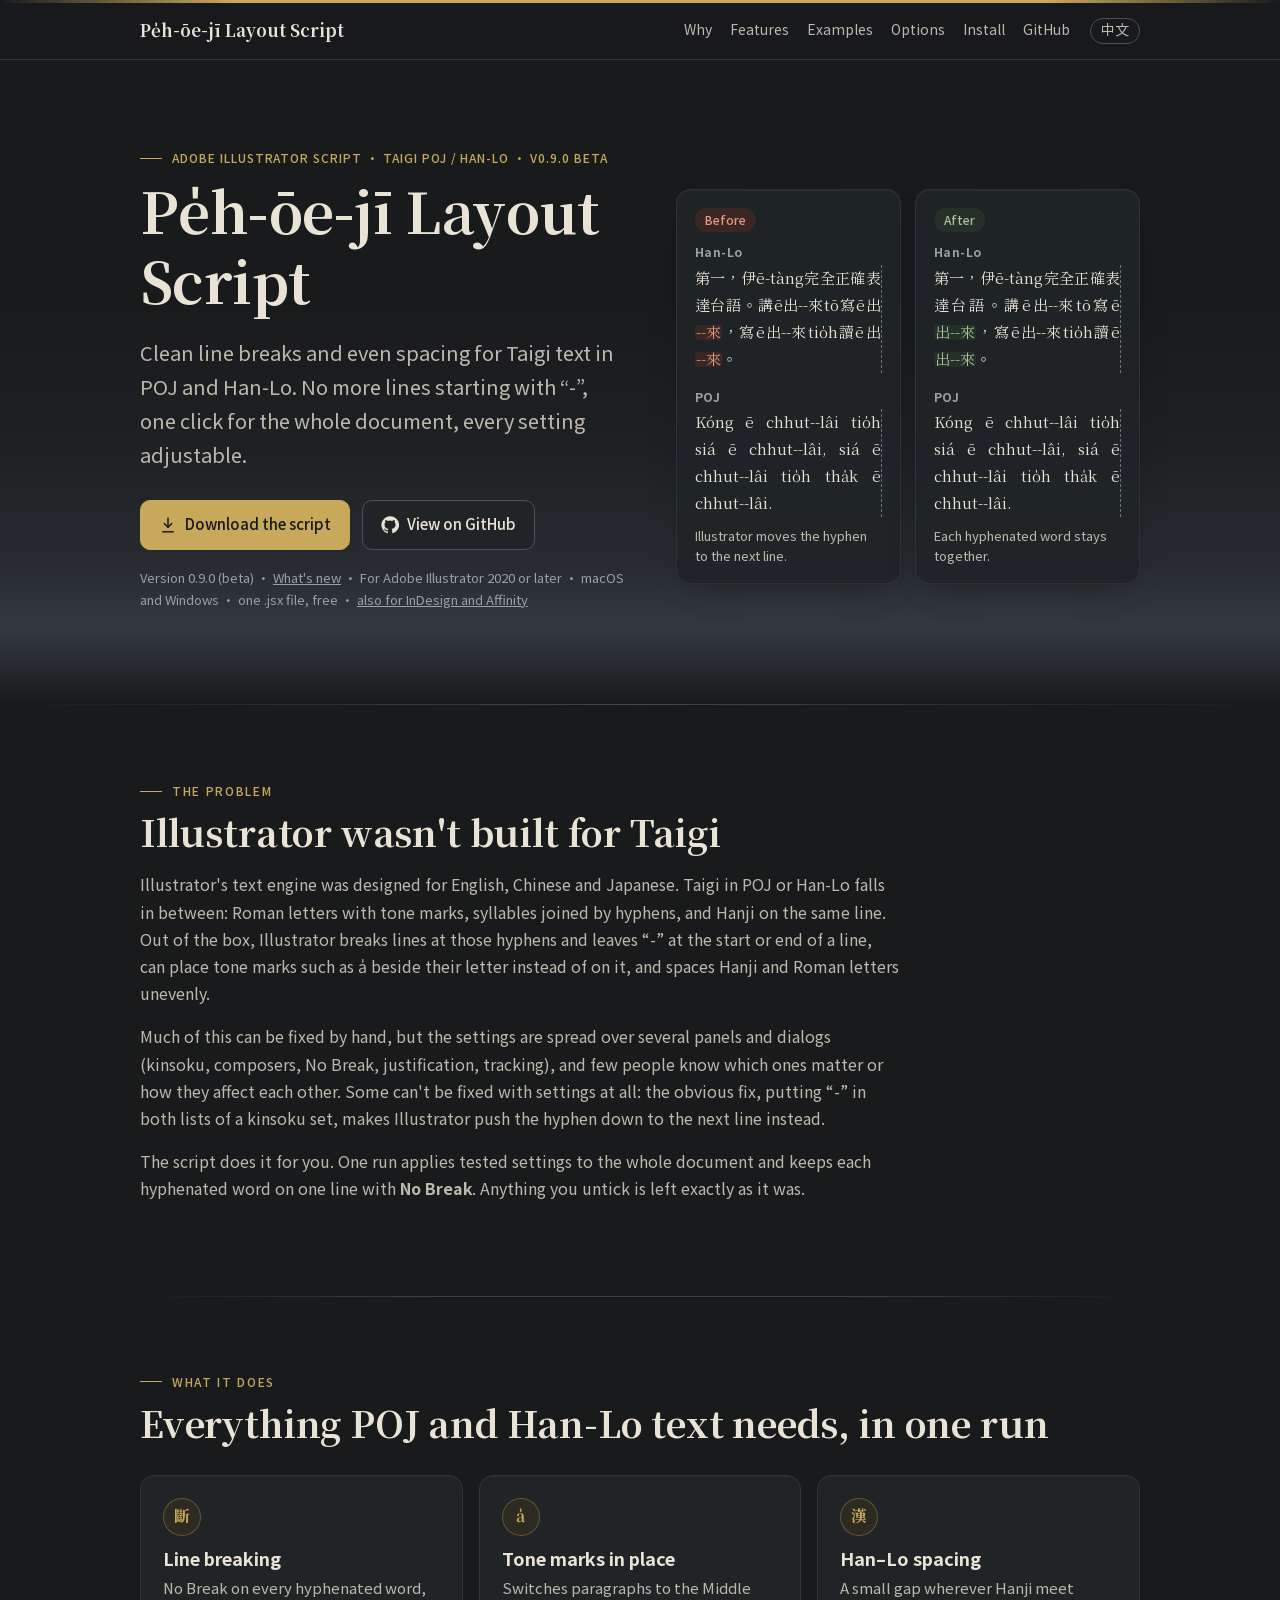
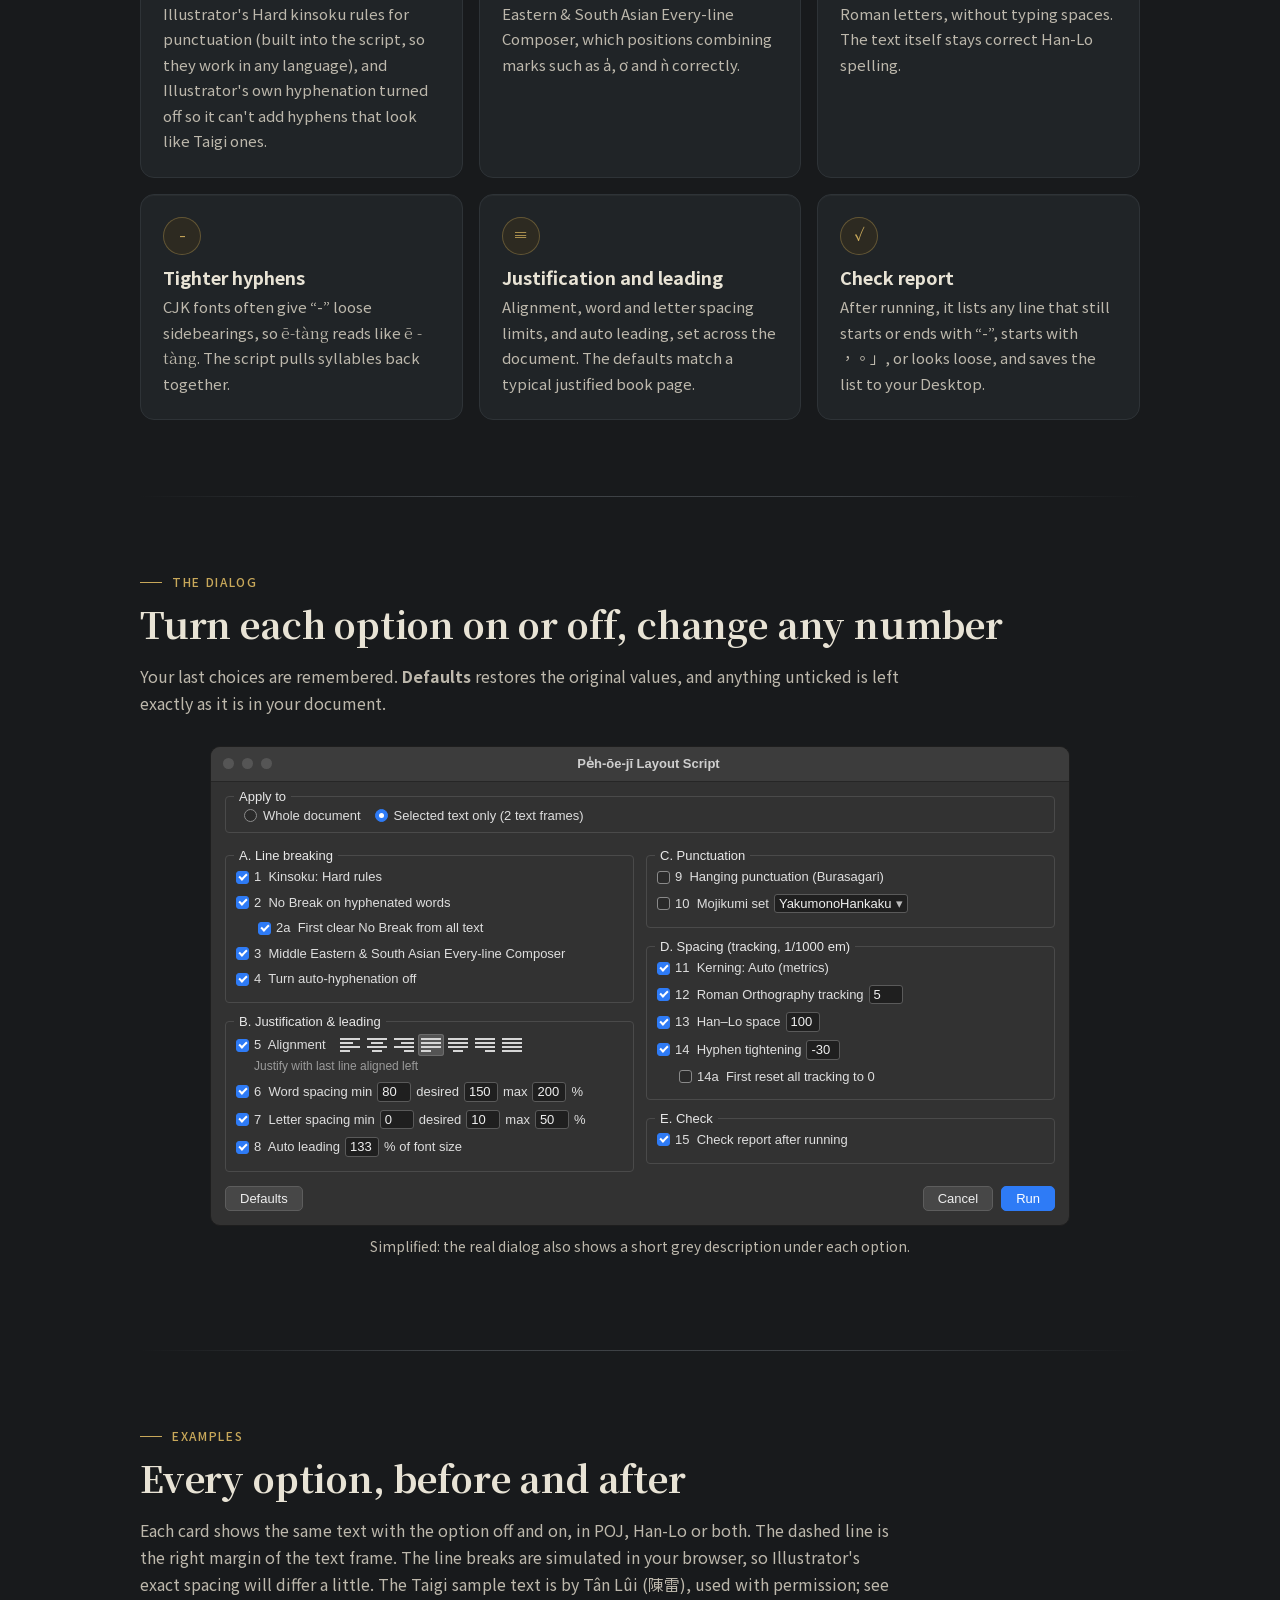
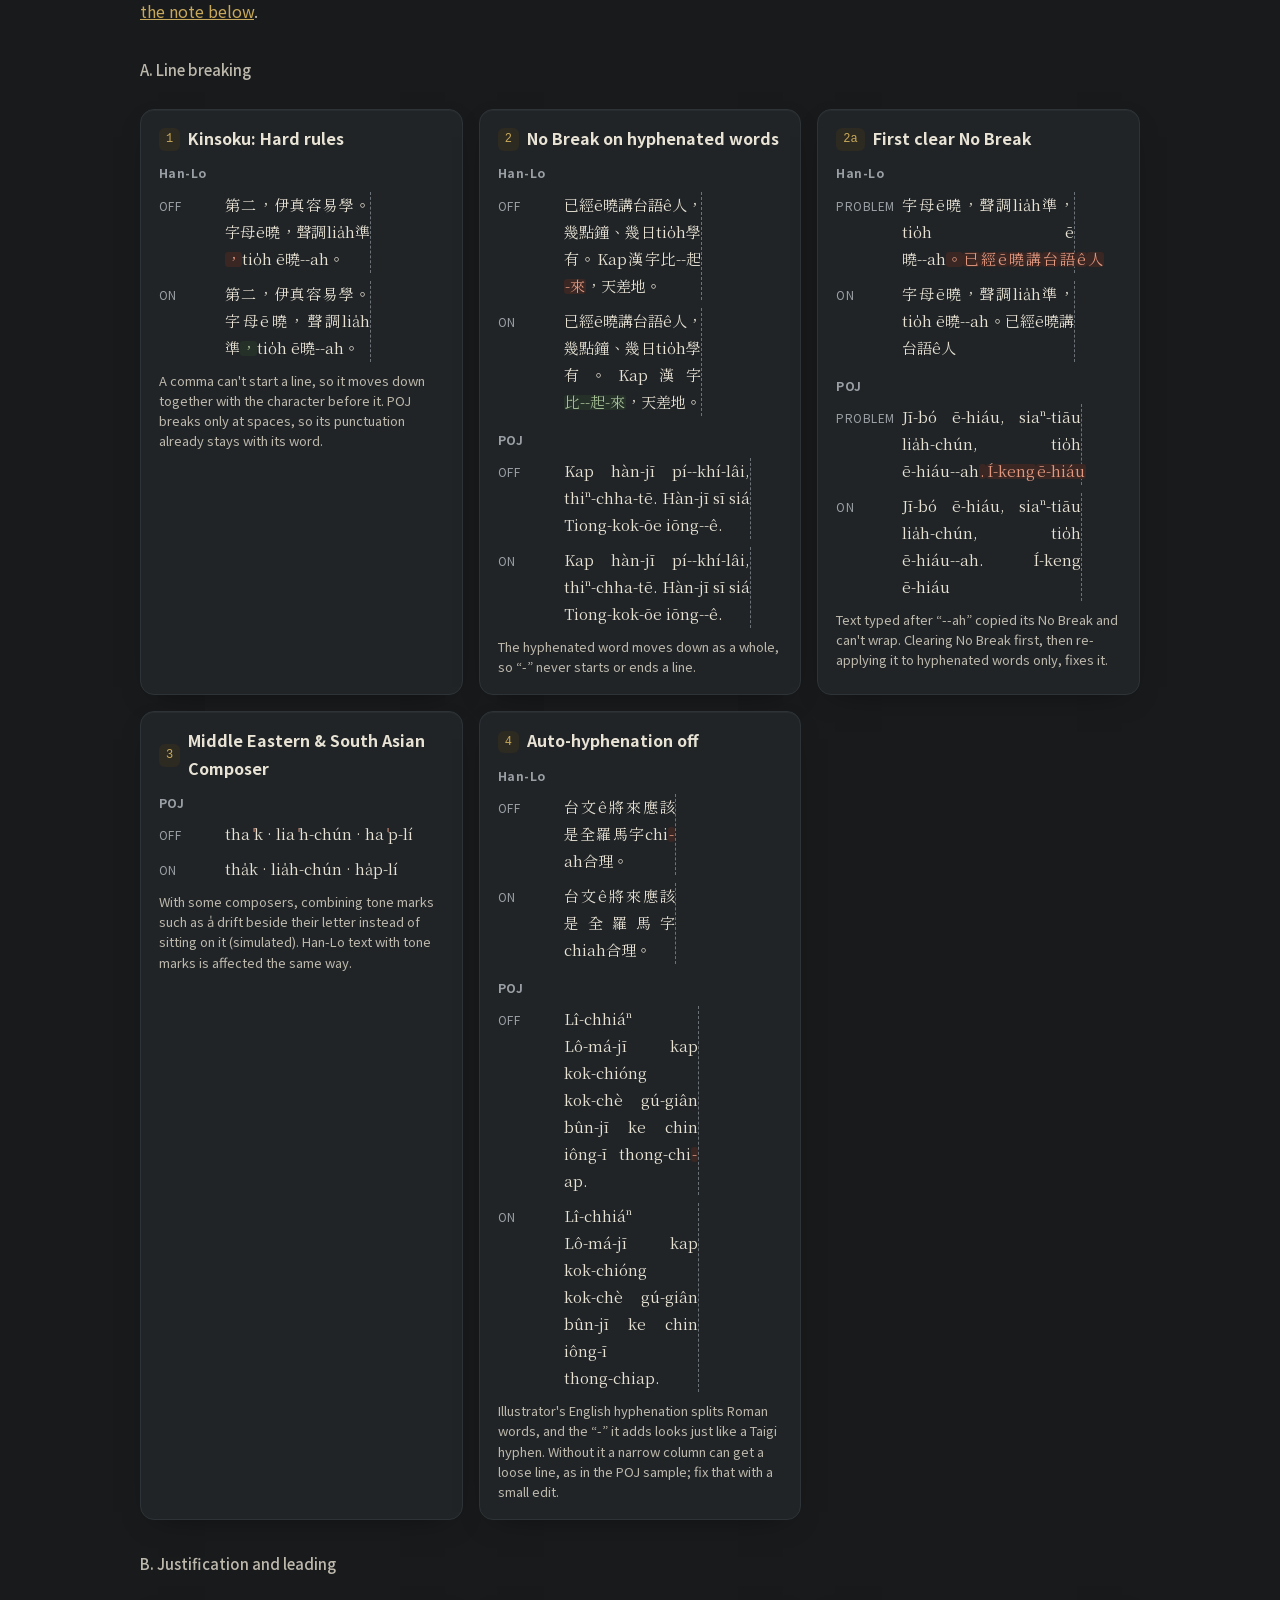
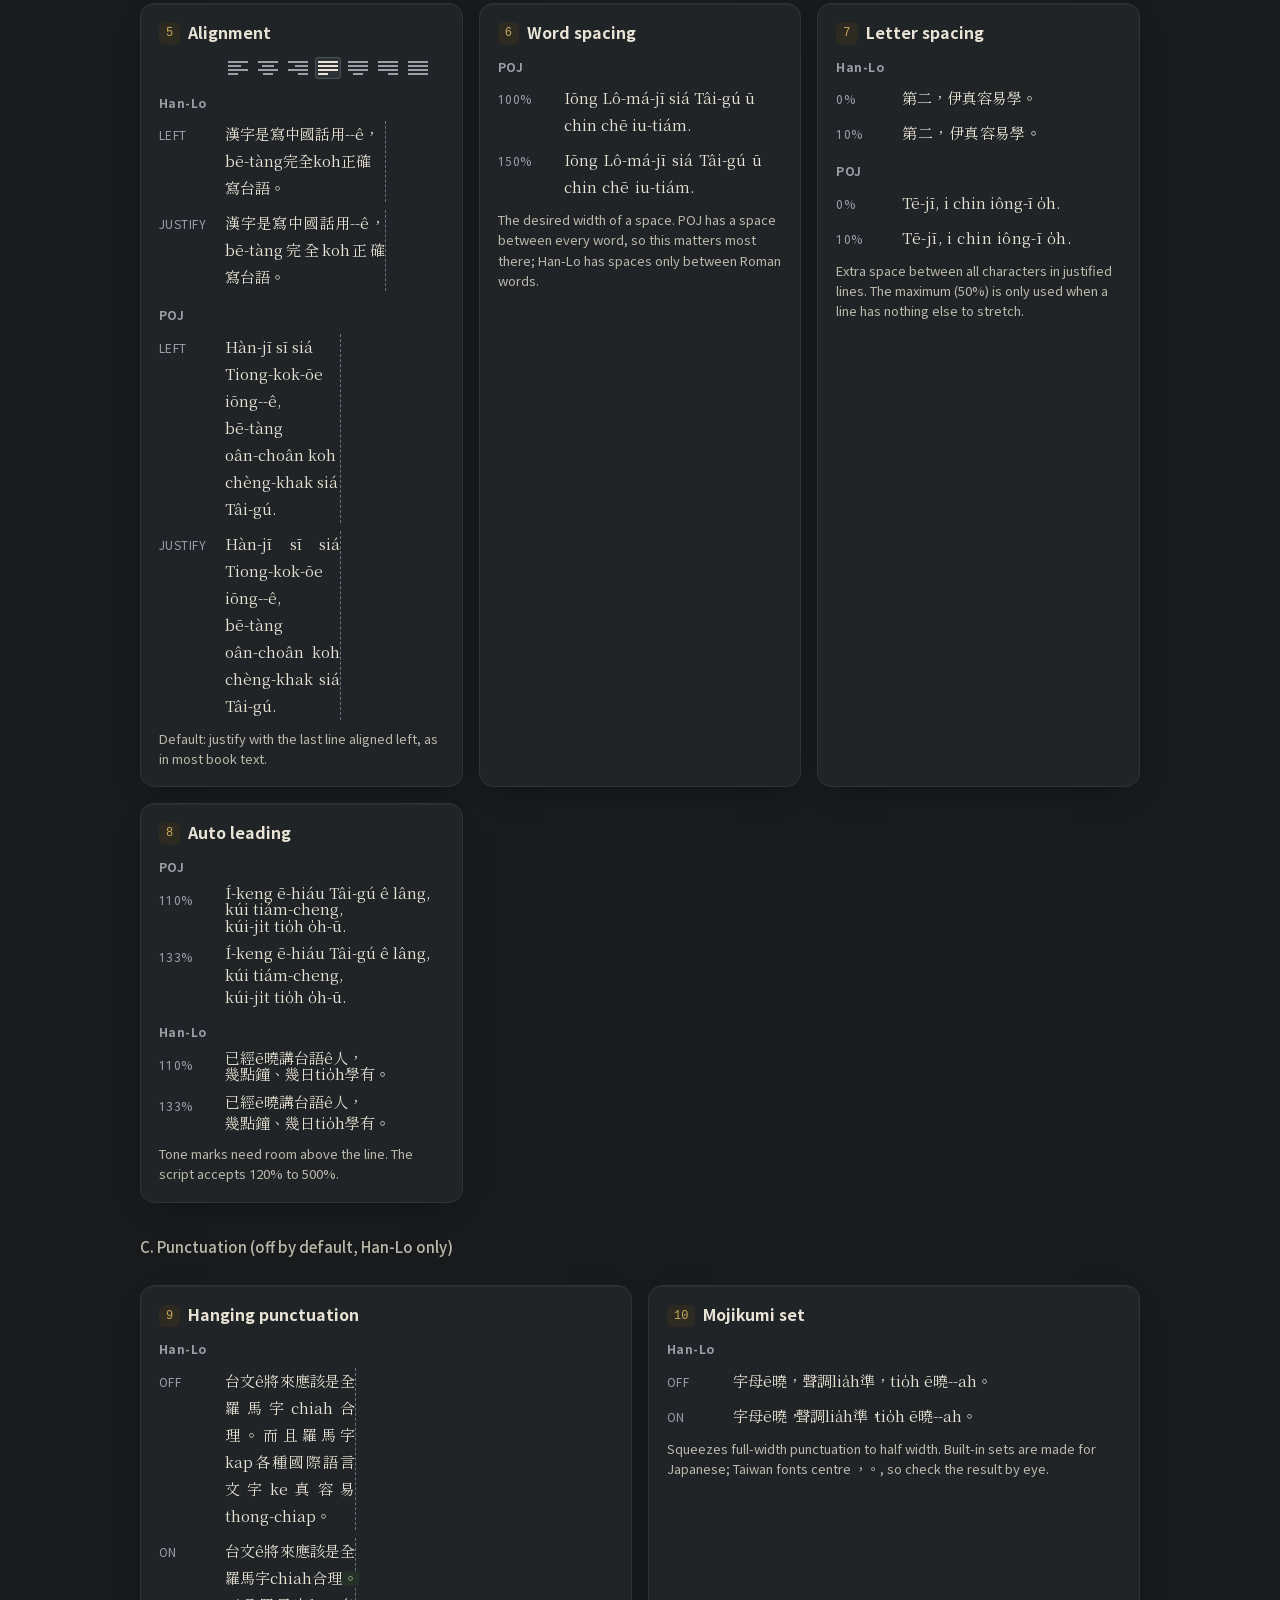
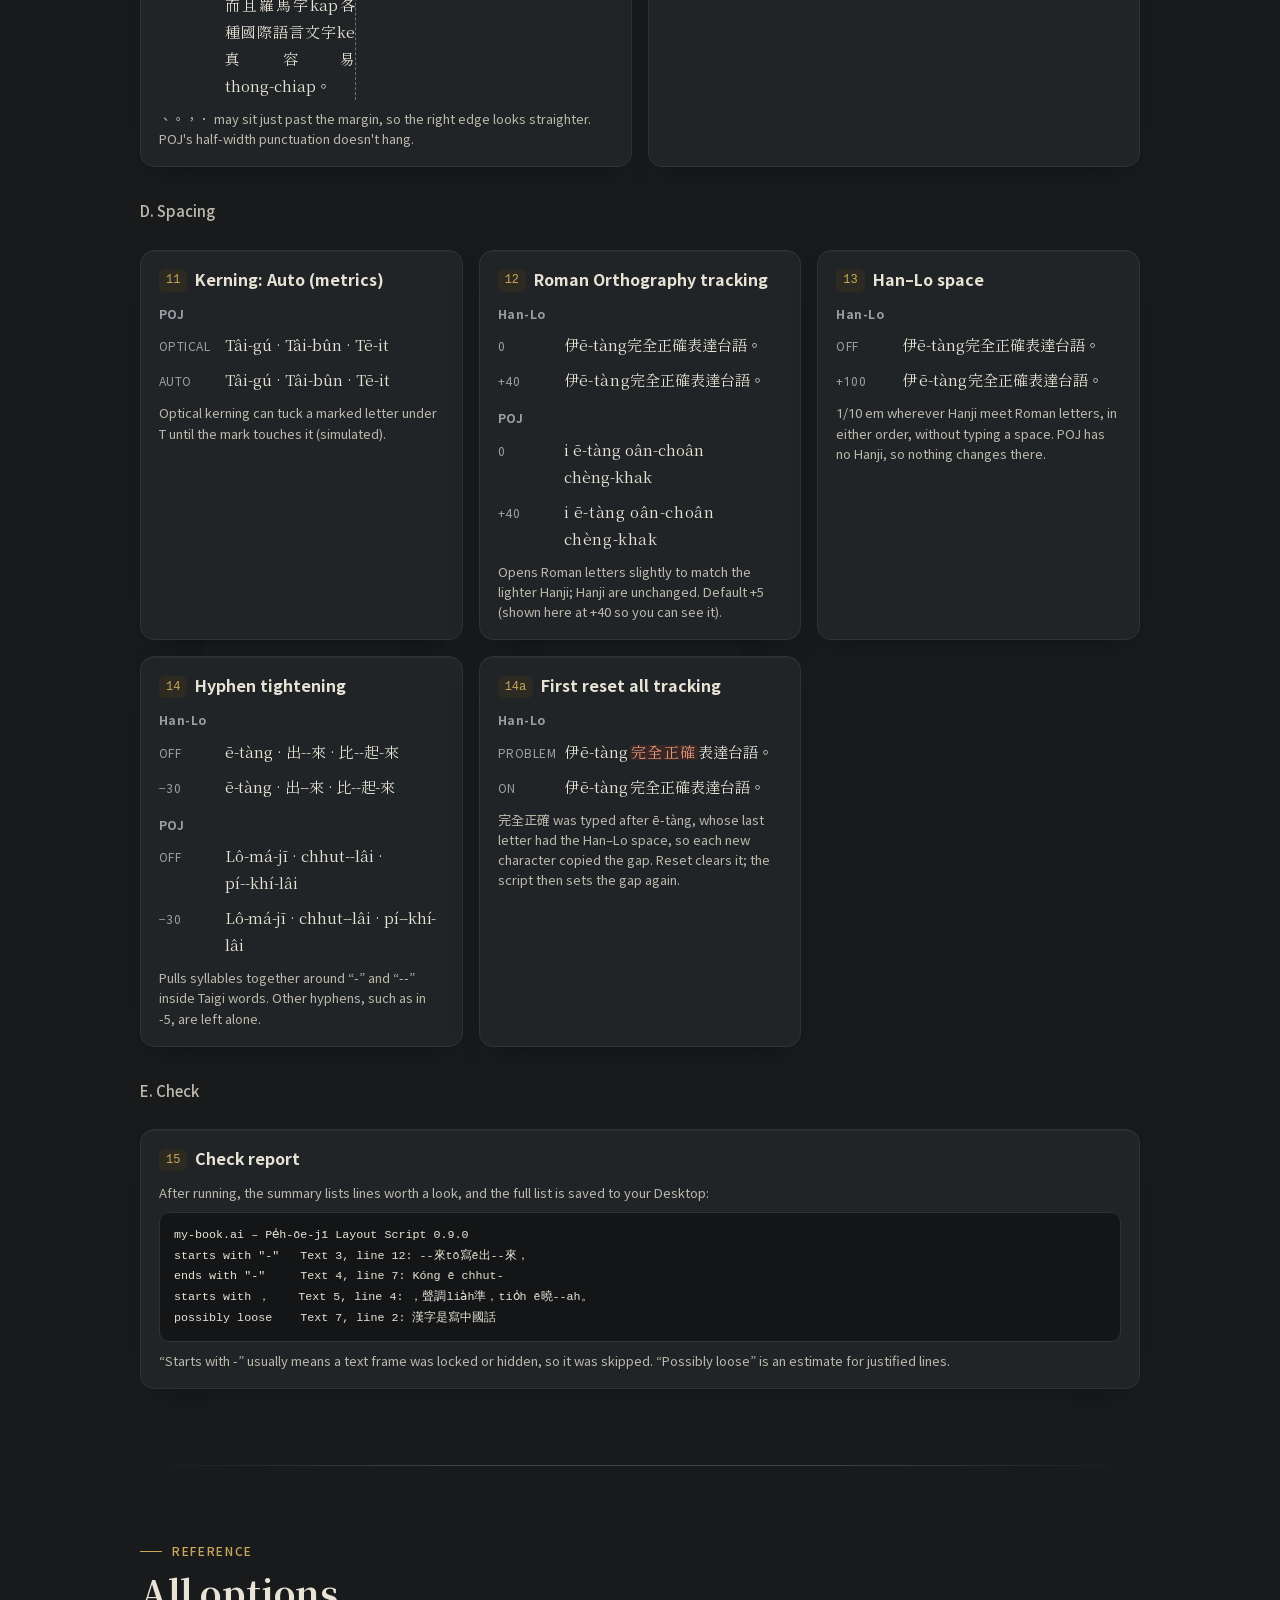
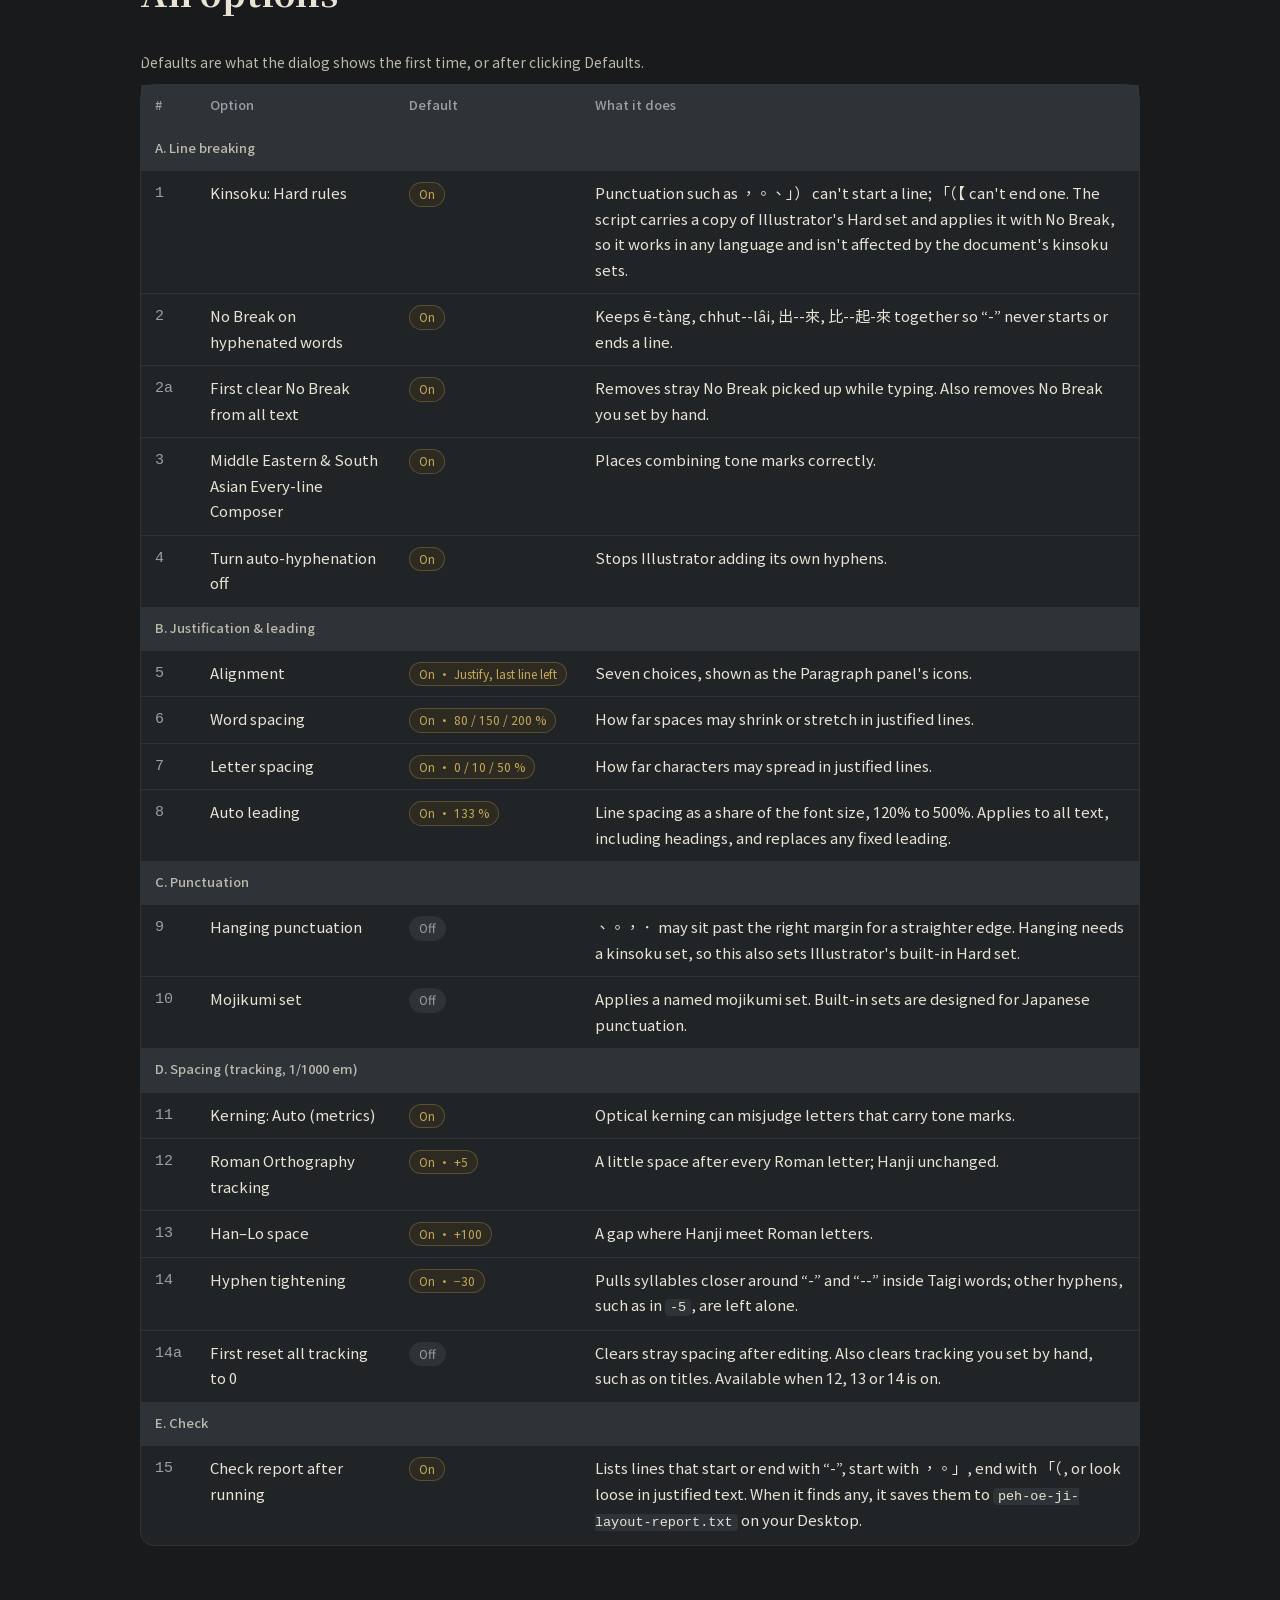
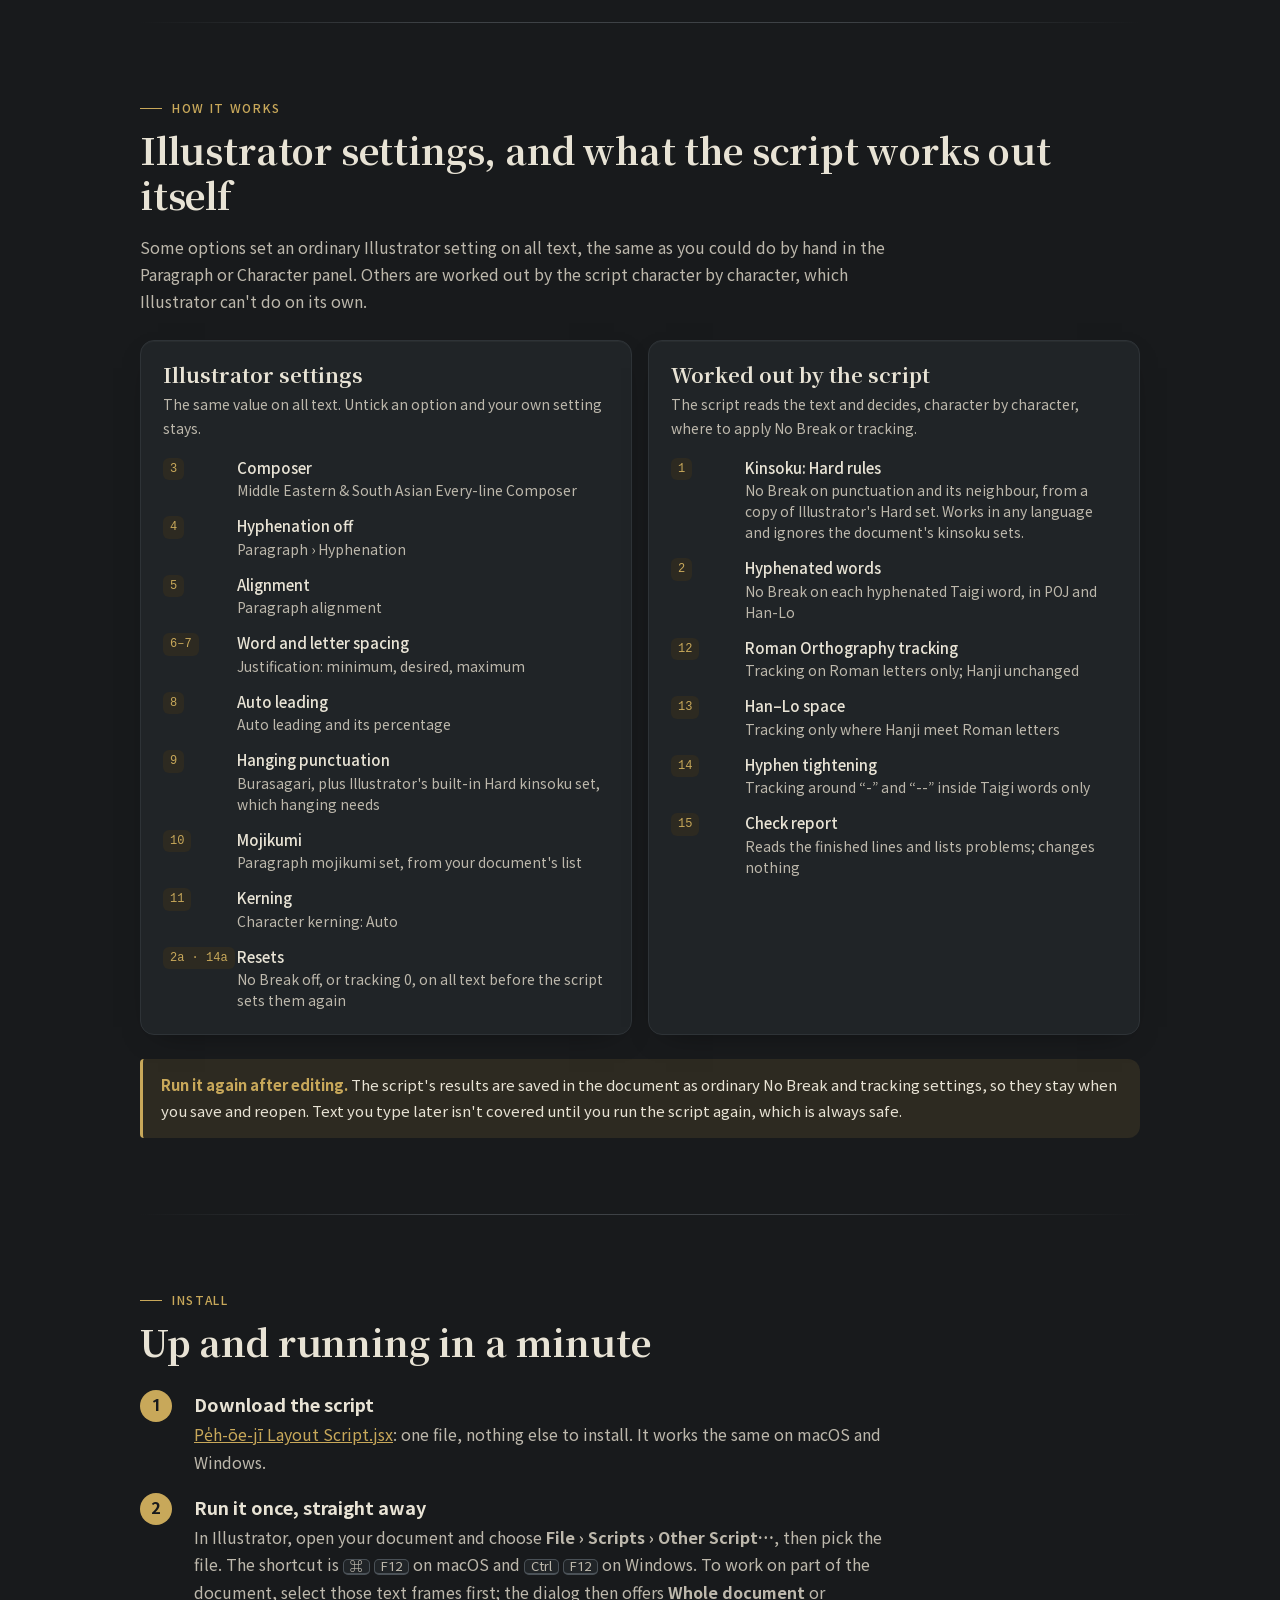
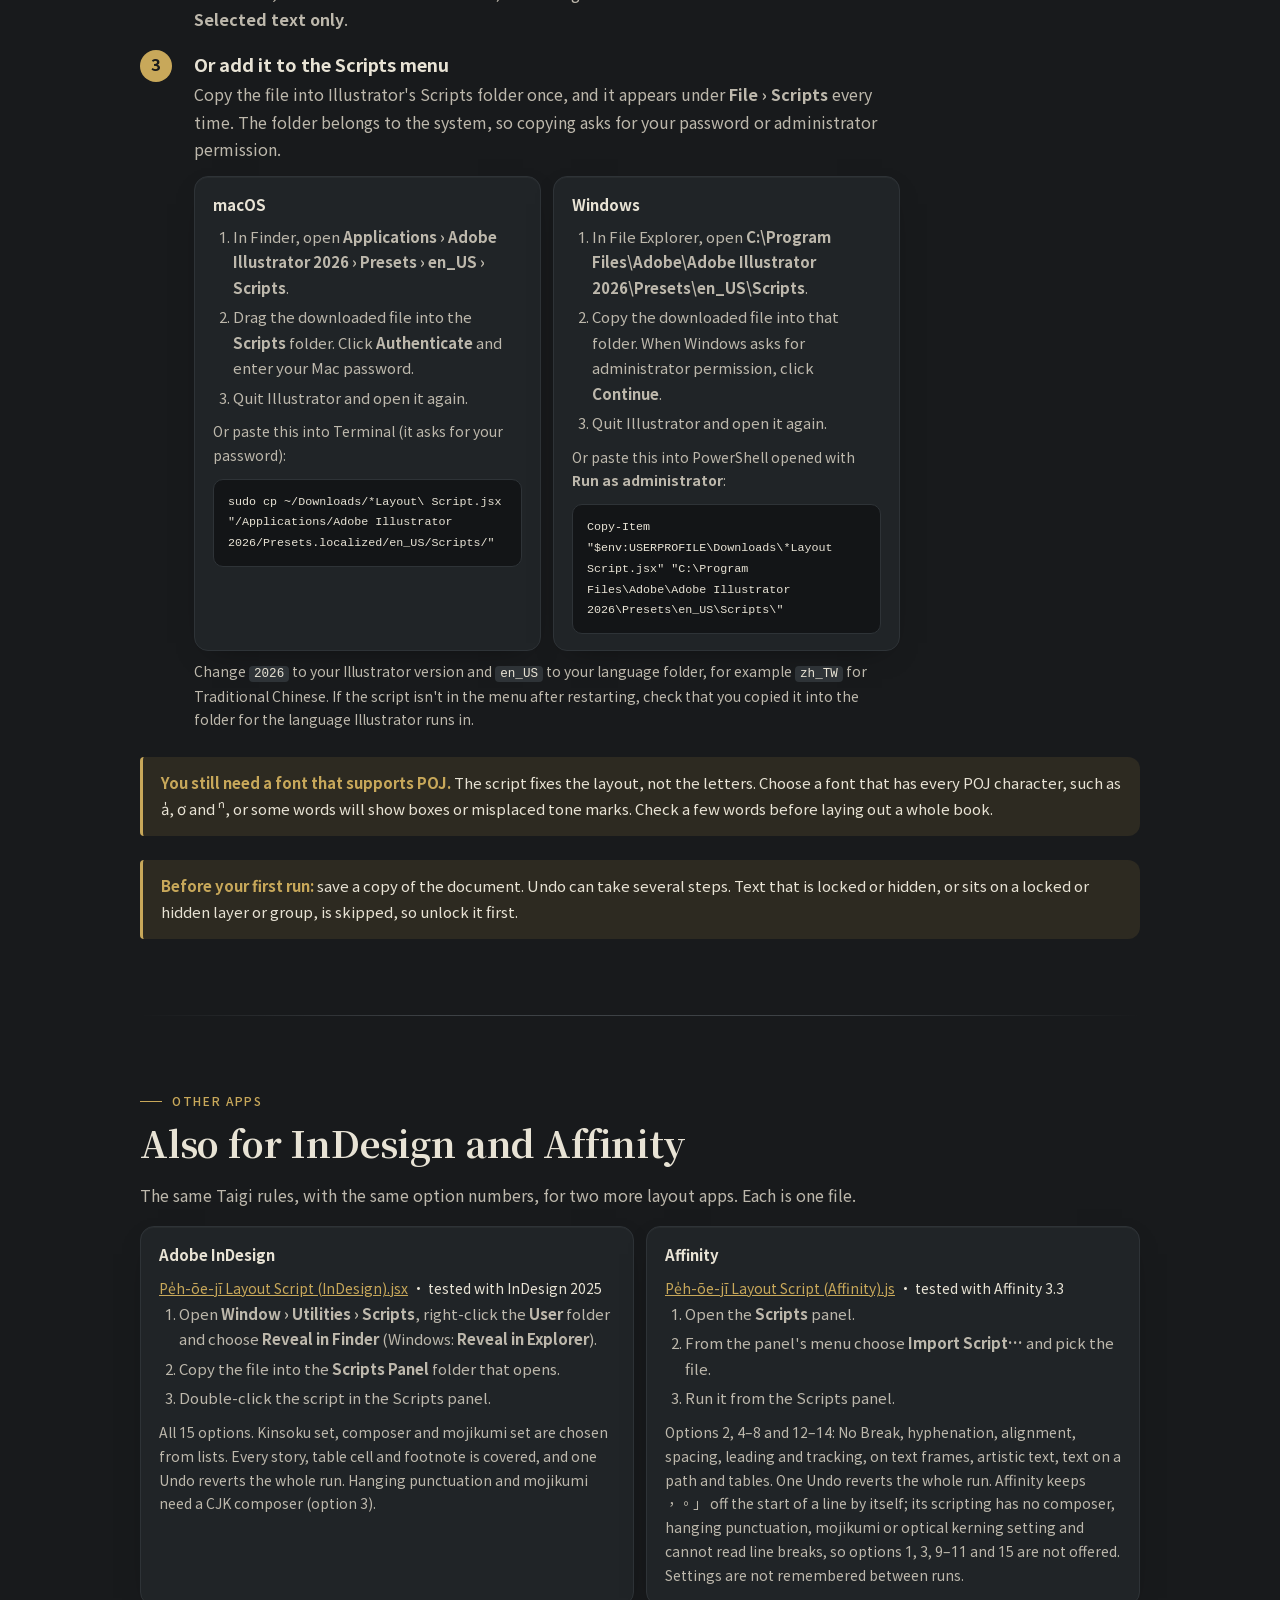
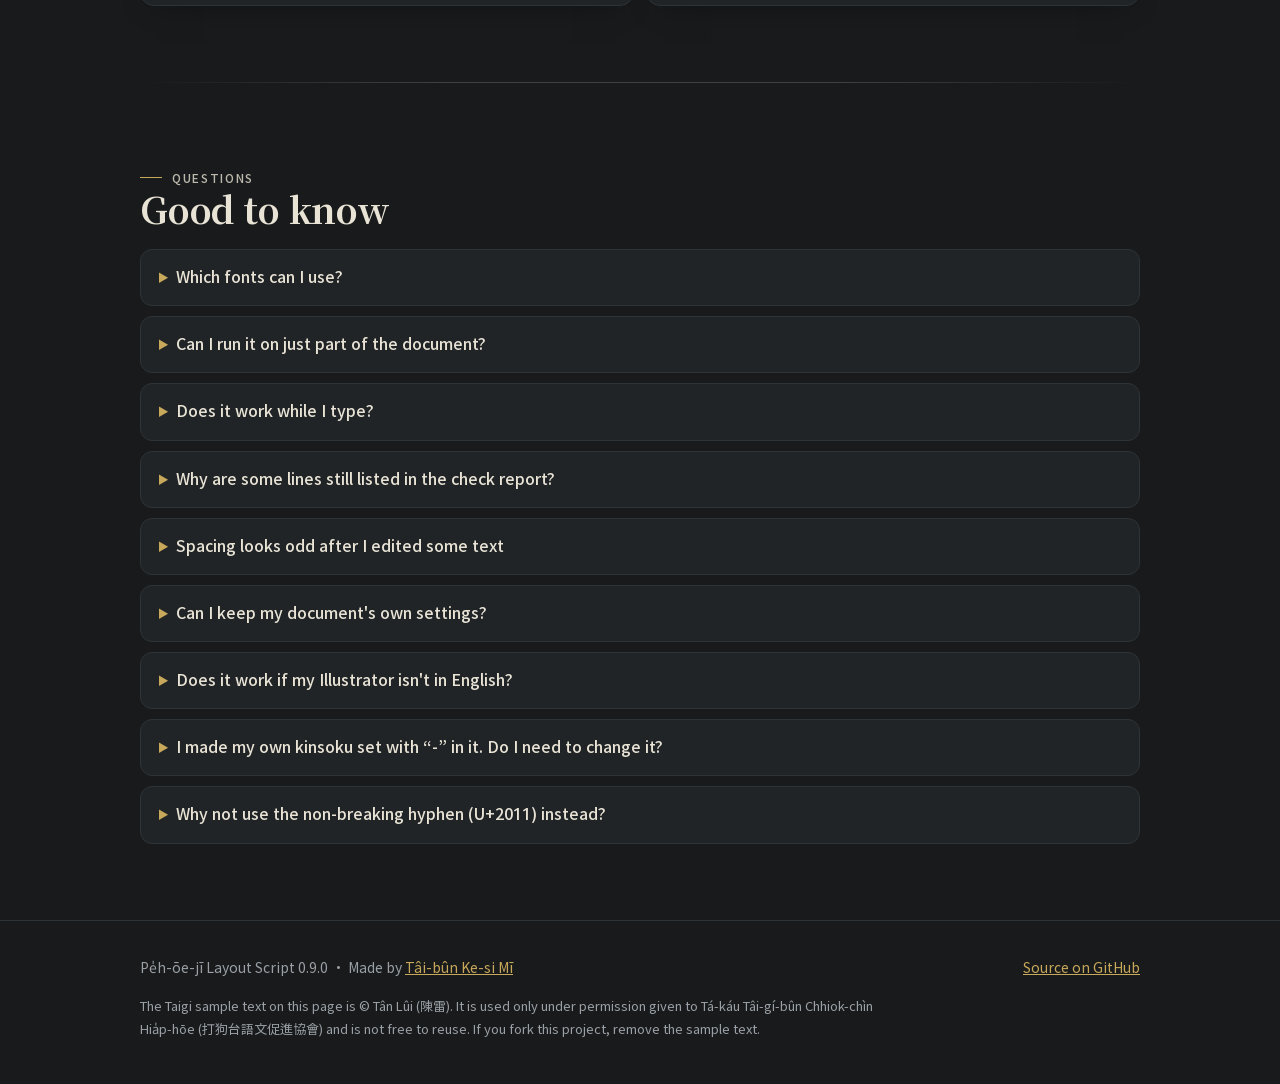
<file: index.html>
<!doctype html>
<html lang="en">
<head>
<meta charset="utf-8">
<meta name="viewport" content="width=device-width, initial-scale=1">
<meta name="color-scheme" content="dark">
<meta name="theme-color" content="#181A1C">
<title>Pe̍h-ōe-jī Layout Script</title>
<meta name="description" content="An Adobe Illustrator script for Taigi text in POJ and Han-Lo: no hyphen at the start or end of a line, kinsoku, Han–Lo spacing and a composer that places tone marks correctly. One click, every option adjustable.">
<link rel="stylesheet" href="site.css">
<link rel="alternate" hreflang="en" href="https://pehoejikesi.github.io/PehoejiLayoutScript/">
<link rel="alternate" hreflang="zh-Hant-TW" href="https://pehoejikesi.github.io/PehoejiLayoutScript/zh/">
</head>
<body>
<a class="skip" href="#problem">Skip to content</a>

<header class="nav">
  <div class="wrap">
    <a class="brand" href="#top">Pe̍h-ōe-jī Layout Script</a>
    <nav class="nav-links">
      <a href="#problem">Why</a>
      <a href="#features">Features</a>
      <a href="#examples">Examples</a>
      <a href="#options">Options</a>
      <a href="#install">Install</a>
      <a class="gh" href="https://github.com/PehoejiKesi/PehoejiLayoutScript">GitHub</a>
    </nav>
    <a class="lang" href="zh/" lang="zh-Hant-TW" hreflang="zh-Hant-TW">中文</a>
  </div>
</header>

<main id="top">

<section class="hero">
  <div class="wrap hero-grid">
    <div>
      <p class="eyebrow">Adobe Illustrator script · Taigi POJ / Han-Lo · v0.9.0 beta</p>
      <h1>Pe̍h-ōe-jī Layout Script</h1>
      <p class="lead">Clean line breaks and even spacing for Taigi text in POJ and Han-Lo. No more lines starting with “-”, one click for the whole document, every setting adjustable.</p>
      <div class="cta">
        <a class="btn primary" href="Pe%CC%8Dh-%C5%8De-j%C4%AB%20Layout%20Script.jsx" download>
          <svg viewBox="0 0 24 24" fill="none" stroke="currentColor" stroke-width="2" stroke-linecap="round" stroke-linejoin="round" aria-hidden="true"><path d="M12 3v12"/><path d="m7 10 5 5 5-5"/><path d="M5 21h14"/></svg>
          Download the script
        </a>
        <a class="btn" href="https://github.com/PehoejiKesi/PehoejiLayoutScript">
          <svg viewBox="0 0 24 24" fill="currentColor" aria-hidden="true"><path d="M12 .5a11.5 11.5 0 0 0-3.64 22.41c.58.1.79-.25.79-.56v-2c-3.2.7-3.88-1.37-3.88-1.37-.53-1.33-1.29-1.69-1.29-1.69-1.05-.72.08-.7.08-.7 1.16.08 1.77 1.19 1.77 1.19 1.03 1.77 2.71 1.26 3.37.96.1-.75.4-1.26.73-1.55-2.56-.29-5.25-1.28-5.25-5.69 0-1.26.45-2.29 1.19-3.09-.12-.29-.52-1.46.11-3.05 0 0 .97-.31 3.17 1.18a11 11 0 0 1 5.77 0c2.2-1.49 3.17-1.18 3.17-1.18.63 1.59.23 2.76.11 3.05.74.8 1.19 1.83 1.19 3.09 0 4.42-2.7 5.39-5.27 5.68.41.36.78 1.06.78 2.14v3.17c0 .31.21.67.8.56A11.5 11.5 0 0 0 12 .5Z"/></svg>
          View on GitHub
        </a>
      </div>
      <p class="meta">Version 0.9.0 (beta) · <a href="https://github.com/PehoejiKesi/PehoejiLayoutScript/blob/main/CHANGELOG.md">What's new</a> · For Adobe Illustrator 2020 or later · macOS and Windows · one .jsx file, free · <a href="#other-apps">also for InDesign and Affinity</a></p>
    </div>

    <figure class="compare" style="margin:0">
      <figcaption class="sr-only">Before: Illustrator splits 出--來 and chhut--lâi so the next line starts with a hyphen. After: the script keeps each hyphenated word together, in Han-Lo and in POJ.</figcaption>
      <div class="card">
        <span class="tag bad">Before</span>
        <p class="scr">Han-Lo</p>
        <div class="sample lay" data-pair="hero-hl" data-role="off" data-nb="off" aria-hidden="true" lang="nan-TW" style="width:12.75em">第一，伊ē-tàng完全正確表達台語。講ē出--來tō寫ē出--來，寫ē出--來tio̍h讀ē出--來。</div>
        <p class="scr">POJ</p>
        <div class="sample lay" data-pair="hero-poj" data-role="off" data-nb="off" aria-hidden="true" lang="nan-TW" style="width:12.75em">Kóng ē chhut--lâi tio̍h siá ē chhut--lâi, siá ē chhut--lâi tio̍h tha̍k ē chhut--lâi.</div>
        <p class="cap">Illustrator moves the hyphen to the next line.</p>
      </div>
      <div class="card">
        <span class="tag good">After</span>
        <p class="scr">Han-Lo</p>
        <div class="sample lay" data-pair="hero-hl" data-role="on" data-ok="nb" aria-hidden="true" lang="nan-TW" style="width:12.75em">第一，伊ē-tàng完全正確表達台語。講ē出--來tō寫ē出--來，寫ē出--來tio̍h讀ē出--來。</div>
        <p class="scr">POJ</p>
        <div class="sample lay" data-pair="hero-poj" data-role="on" data-ok="nb" aria-hidden="true" lang="nan-TW" style="width:12.75em">Kóng ē chhut--lâi tio̍h siá ē chhut--lâi, siá ē chhut--lâi tio̍h tha̍k ē chhut--lâi.</div>
        <p class="cap">Each hyphenated word stays together.</p>
      </div>
    </figure>
  </div>
</section>

<section id="problem">
  <div class="wrap">
    <p class="eyebrow">The problem</p>
    <h2>Illustrator wasn't built for Taigi</h2>
    <p class="muted" style="max-width:760px">Illustrator's text engine was designed for English, Chinese and Japanese. Taigi in POJ or Han-Lo falls in between: Roman letters with tone marks, syllables joined by hyphens, and Hanji on the same line. Out of the box, Illustrator breaks lines at those hyphens and leaves “-” at the start or end of a line, can place tone marks such as a̍ beside their letter instead of on it, and spaces Hanji and Roman letters unevenly.</p>
    <p class="muted" style="max-width:760px">Much of this can be fixed by hand, but the settings are spread over several panels and dialogs (kinsoku, composers, No Break, justification, tracking), and few people know which ones matter or how they affect each other. Some can't be fixed with settings at all: the obvious fix, putting “-” in both lists of a kinsoku set, makes Illustrator push the hyphen down to the next line instead.</p>
    <p class="muted" style="max-width:760px">The script does it for you. One run applies tested settings to the whole document and keeps each hyphenated word on one line with <strong>No Break</strong>. Anything you untick is left exactly as it was.</p>
  </div>
</section>

<section id="features">
  <div class="wrap">
    <p class="eyebrow">What it does</p>
    <h2>Everything POJ and Han-Lo text needs, in one run</h2>
    <div class="grid3">
      <div class="feat"><div class="ico">斷</div><h3>Line breaking</h3><p>No Break on every hyphenated word, Illustrator's Hard kinsoku rules for punctuation (built into the script, so they work in any language), and Illustrator's own hyphenation turned off so it can't add hyphens that look like Taigi ones.</p></div>
      <div class="feat"><div class="ico">a̍</div><h3>Tone marks in place</h3><p>Switches paragraphs to the Middle Eastern &amp; South Asian Every-line Composer, which positions combining marks such as a̍, o͘ and ǹ correctly.</p></div>
      <div class="feat"><div class="ico">漢</div><h3>Han–Lo spacing</h3><p>A small gap wherever Hanji meet Roman letters, without typing spaces. The text itself stays correct Han-Lo spelling.</p></div>
      <div class="feat"><div class="ico">-</div><h3>Tighter hyphens</h3><p>CJK fonts often give “-” loose sidebearings, so <span style="font-family:var(--serif)">ē-tàng</span> reads like <span style="font-family:var(--serif)">ē - tàng</span>. The script pulls syllables back together.</p></div>
      <div class="feat"><div class="ico">≡</div><h3>Justification and leading</h3><p>Alignment, word and letter spacing limits, and auto leading, set across the document. The defaults match a typical justified book page.</p></div>
      <div class="feat"><div class="ico">✓</div><h3>Check report</h3><p>After running, it lists any line that still starts or ends with “-”, starts with ，。」, or looks loose, and saves the list to your Desktop.</p></div>
    </div>
  </div>
</section>

<section id="dialog">
  <div class="wrap">
    <p class="eyebrow">The dialog</p>
    <h2>Turn each option on or off, change any number</h2>
    <p class="muted" style="max-width:760px">Your last choices are remembered. <strong>Defaults</strong> restores the original values, and anything unticked is left exactly as it is in your document.</p>

    <div class="dlg" role="img" aria-label="Replica of the script's dialog window with five panels of options">
      <div class="dlg-bar"><span class="dot"></span><span class="dot"></span><span class="dot"></span><span class="dlg-title">Pe̍h-ōe-jī Layout Script</span></div>
      <div class="dlg-scope"><span class="pnl-t2">Apply to</span><span class="rb"></span>Whole document <span class="rb on"></span>Selected text only (2 text frames)</div>
      <div class="dlg-body">
        <div>
          <div class="pnl"><span class="pnl-t">A. Line breaking</span>
            <div class="opt"><div class="opt-row"><span class="cb on"></span>1&nbsp; Kinsoku: Hard rules</div></div>
            <div class="opt"><div class="opt-row"><span class="cb on"></span>2&nbsp; No Break on hyphenated words</div></div>
            <div class="opt sub"><div class="opt-row"><span class="cb on"></span>2a&nbsp; First clear No Break from all text</div></div>
            <div class="opt"><div class="opt-row"><span class="cb on"></span>3&nbsp; Middle Eastern &amp; South Asian Every-line Composer</div></div>
            <div class="opt"><div class="opt-row"><span class="cb on"></span>4&nbsp; Turn auto-hyphenation off</div></div>
          </div>
          <div class="pnl"><span class="pnl-t">B. Justification &amp; leading</span>
            <div class="opt"><div class="opt-row"><span class="cb on"></span>5&nbsp; Alignment
              <span class="al" aria-hidden="true">
                <span><svg viewBox="0 0 20 16"><rect y="1" width="20" height="2"/><rect y="5" width="13" height="2"/><rect y="9" width="20" height="2"/><rect y="13" width="10" height="2"/></svg></span>
                <span><svg viewBox="0 0 20 16"><rect y="1" width="20" height="2"/><rect x="4" y="5" width="12" height="2"/><rect y="9" width="20" height="2"/><rect x="5" y="13" width="10" height="2"/></svg></span>
                <span><svg viewBox="0 0 20 16"><rect y="1" width="20" height="2"/><rect x="7" y="5" width="13" height="2"/><rect y="9" width="20" height="2"/><rect x="10" y="13" width="10" height="2"/></svg></span>
                <span class="on"><svg viewBox="0 0 20 16"><rect y="1" width="20" height="2"/><rect y="5" width="20" height="2"/><rect y="9" width="20" height="2"/><rect y="13" width="10" height="2"/></svg></span>
                <span><svg viewBox="0 0 20 16"><rect y="1" width="20" height="2"/><rect y="5" width="20" height="2"/><rect y="9" width="20" height="2"/><rect x="5" y="13" width="10" height="2"/></svg></span>
                <span><svg viewBox="0 0 20 16"><rect y="1" width="20" height="2"/><rect y="5" width="20" height="2"/><rect y="9" width="20" height="2"/><rect x="10" y="13" width="10" height="2"/></svg></span>
                <span><svg viewBox="0 0 20 16"><rect y="1" width="20" height="2"/><rect y="5" width="20" height="2"/><rect y="9" width="20" height="2"/><rect y="13" width="20" height="2"/></svg></span>
              </span></div>
              <p class="dsc">Justify with last line aligned left</p></div>
            <div class="opt"><div class="opt-row"><span class="cb on"></span>6&nbsp; Word spacing min <span class="fld">80</span> desired <span class="fld">150</span> max <span class="fld">200</span> %</div></div>
            <div class="opt"><div class="opt-row"><span class="cb on"></span>7&nbsp; Letter spacing min <span class="fld">0</span> desired <span class="fld">10</span> max <span class="fld">50</span> %</div></div>
            <div class="opt"><div class="opt-row"><span class="cb on"></span>8&nbsp; Auto leading <span class="fld">133</span> % of font size</div></div>
          </div>
        </div>
        <div>
          <div class="pnl"><span class="pnl-t">C. Punctuation</span>
            <div class="opt"><div class="opt-row"><span class="cb"></span>9&nbsp; Hanging punctuation (Burasagari)</div></div>
            <div class="opt"><div class="opt-row"><span class="cb"></span>10&nbsp; Mojikumi set <span class="fld dd" style="min-width:120px">YakumonoHankaku</span></div></div>
          </div>
          <div class="pnl"><span class="pnl-t">D. Spacing (tracking, 1/1000 em)</span>
            <div class="opt"><div class="opt-row"><span class="cb on"></span>11&nbsp; Kerning: Auto (metrics)</div></div>
            <div class="opt"><div class="opt-row"><span class="cb on"></span>12&nbsp; Roman Orthography tracking <span class="fld">5</span></div></div>
            <div class="opt"><div class="opt-row"><span class="cb on"></span>13&nbsp; Han–Lo space <span class="fld">100</span></div></div>
            <div class="opt"><div class="opt-row"><span class="cb on"></span>14&nbsp; Hyphen tightening <span class="fld">-30</span></div></div>
            <div class="opt sub"><div class="opt-row"><span class="cb"></span>14a&nbsp; First reset all tracking to 0</div></div>
          </div>
          <div class="pnl"><span class="pnl-t">E. Check</span>
            <div class="opt"><div class="opt-row"><span class="cb on"></span>15&nbsp; Check report after running</div></div>
          </div>
        </div>
      </div>
      <div class="dlg-foot"><span class="dlg-btn">Defaults</span><span style="flex:1"></span><span class="dlg-btn">Cancel</span><span class="dlg-btn def">Run</span></div>
    </div>
    <p class="small muted" style="text-align:center;margin-top:10px">Simplified: the real dialog also shows a short grey description under each option.</p>
  </div>
</section>

<section id="examples">
  <div class="wrap">
    <p class="eyebrow">Examples</p>
    <h2>Every option, before and after</h2>
    <p class="muted" style="max-width:760px">Each card shows the same text with the option off and on, in POJ, Han-Lo or both. The dashed line is the right margin of the text frame. The line breaks are simulated in your browser, so Illustrator's exact spacing will differ a little. The Taigi sample text is by <span lang="nan-TW">Tân Lûi</span> (<span lang="zh-Hant-TW">陳雷</span>), used with permission; see <a href="#rights">the note below</a>.</p>

    <h3 class="grp-h">A. Line breaking</h3>
    <div class="ex-grid">
      <div class="card ex">
        <h4><span class="num">1</span>Kinsoku: Hard rules</h4>
        <p class="scr">Han-Lo</p>
        <div class="demo"><span class="lbl">Off</span><div class="box lay" data-pair="e1" data-role="off" data-kin="off" lang="nan-TW" style="width:9.75em">第二，伊真容易學。字母ē曉，聲調lia̍h準，tio̍h ē曉--ah。</div></div>
        <div class="demo"><span class="lbl">On</span><div class="box lay" data-pair="e1" data-role="on" data-ok="kin" lang="nan-TW" style="width:9.75em">第二，伊真容易學。字母ē曉，聲調lia̍h準，tio̍h ē曉--ah。</div></div>
        <p class="cap">A comma can't start a line, so it moves down together with the character before it. POJ breaks only at spaces, so its punctuation already stays with its word.</p>
      </div>
      <div class="card ex">
        <h4><span class="num">2</span>No Break on hyphenated words</h4>
        <p class="scr">Han-Lo</p>
        <div class="demo"><span class="lbl">Off</span><div class="box lay" data-pair="e2-hl" data-role="off" data-nb="off" lang="nan-TW" style="width:9.25em">已經ē曉講台語ê人，幾點鐘、幾日tio̍h學有。Kap漢字比--起-來，天差地。</div></div>
        <div class="demo"><span class="lbl">On</span><div class="box lay" data-pair="e2-hl" data-role="on" data-ok="nb" lang="nan-TW" style="width:9.25em">已經ē曉講台語ê人，幾點鐘、幾日tio̍h學有。Kap漢字比--起-來，天差地。</div></div>
        <p class="scr">POJ</p>
        <div class="demo"><span class="lbl">Off</span><div class="box lay" data-pair="e2-poj" data-role="off" data-nb="off" lang="nan-TW" style="width:12.5em">Kap hàn-jī pí--khí-lâi, thiⁿ-chha-tē. Hàn-jī sī siá Tiong-kok-ōe iōng--ê.</div></div>
        <div class="demo"><span class="lbl">On</span><div class="box lay" data-pair="e2-poj" data-role="on" data-ok="nb" lang="nan-TW" style="width:12.5em">Kap hàn-jī pí--khí-lâi, thiⁿ-chha-tē. Hàn-jī sī siá Tiong-kok-ōe iōng--ê.</div></div>
        <p class="cap">The hyphenated word moves down as a whole, so “-” never starts or ends a line.</p>
      </div>
      <div class="card ex">
        <h4><span class="num">2a</span>First clear No Break</h4>
        <p class="scr">Han-Lo</p>
        <div class="demo"><span class="lbl">Problem</span><div class="box lay" data-pair="e2a-hl" data-role="prob" lang="nan-TW" style="width:11.5em">字母ē曉，聲調lia̍h準，tio̍h ē曉--ah<span class="stuck">。已經ē曉講台語ê人</span></div></div>
        <div class="demo"><span class="lbl">On</span><div class="box lay" data-pair="e2a-hl" data-role="on" lang="nan-TW" style="width:11.5em">字母ē曉，聲調lia̍h準，tio̍h ē曉--ah。已經ē曉講台語ê人</div></div>
        <p class="scr">POJ</p>
        <div class="demo"><span class="lbl">Problem</span><div class="box lay" data-pair="e2a-poj" data-role="prob" lang="nan-TW" style="width:12em">Jī-bó ē-hiáu, siaⁿ-tiāu lia̍h-chún, tio̍h ē-hiáu--ah<span class="stuck">. Í-keng ē-hiáu</span></div></div>
        <div class="demo"><span class="lbl">On</span><div class="box lay" data-pair="e2a-poj" data-role="on" lang="nan-TW" style="width:12em">Jī-bó ē-hiáu, siaⁿ-tiāu lia̍h-chún, tio̍h ē-hiáu--ah. Í-keng ē-hiáu</div></div>
        <p class="cap">Text typed after “--ah” copied its No Break and can't wrap. Clearing No Break first, then re-applying it to hyphenated words only, fixes it.</p>
      </div>
      <div class="card ex">
        <h4><span class="num">3</span>Middle Eastern &amp; South Asian Composer</h4>
        <p class="scr">POJ</p>
        <div class="demo"><span class="lbl">Off</span><div class="box free sim" lang="nan-TW">tha<span class="drift">ˈ</span>k · lia<span class="drift">ˈ</span>h-chún · ha<span class="drift">ˈ</span>p-lí</div></div>
        <div class="demo"><span class="lbl">On</span><div class="box free" lang="nan-TW">tha̍k · lia̍h-chún · ha̍p-lí</div></div>
        <p class="cap">With some composers, combining tone marks such as a̍ drift beside their letter instead of sitting on it (simulated). Han-Lo text with tone marks is affected the same way.</p>
      </div>
      <div class="card ex">
        <h4><span class="num">4</span>Auto-hyphenation off</h4>
        <p class="scr">Han-Lo</p>
        <div class="demo"><span class="lbl">Off</span><div class="box lay" data-pair="e4-hl" data-role="off" data-ah="on" lang="nan-TW" style="width:7.5em">台文ê將來應該是全羅馬字chi&shy;ah合理。</div></div>
        <div class="demo"><span class="lbl">On</span><div class="box lay" data-pair="e4-hl" data-role="on" lang="nan-TW" style="width:7.5em">台文ê將來應該是全羅馬字chi&shy;ah合理。</div></div>
        <p class="scr">POJ</p>
        <div class="demo"><span class="lbl">Off</span><div class="box lay" data-pair="e4-poj" data-role="off" data-ah="on" lang="nan-TW" style="width:9em">Lî-chhiáⁿ Lô-má-jī kap kok-chióng kok-chè gú-giân bûn-jī ke chin iông-ī thong-chi&shy;ap.</div></div>
        <div class="demo"><span class="lbl">On</span><div class="box lay" data-pair="e4-poj" data-role="on" lang="nan-TW" style="width:9em">Lî-chhiáⁿ Lô-má-jī kap kok-chióng kok-chè gú-giân bûn-jī ke chin iông-ī thong-chi&shy;ap.</div></div>
        <p class="cap">Illustrator's English hyphenation splits Roman words, and the “-” it adds looks just like a Taigi hyphen. Without it a narrow column can get a loose line, as in the POJ sample; fix that with a small edit.</p>
      </div>
    </div>

    <h3 class="grp-h">B. Justification and leading</h3>
    <div class="ex-grid">
      <div class="card ex">
        <h4><span class="num">5</span>Alignment</h4>
        <div class="icons" aria-hidden="true">
          <svg viewBox="0 0 20 16"><rect y="1" width="20" height="2"/><rect y="5" width="13" height="2"/><rect y="9" width="20" height="2"/><rect y="13" width="10" height="2"/></svg>
          <svg viewBox="0 0 20 16"><rect y="1" width="20" height="2"/><rect x="4" y="5" width="12" height="2"/><rect y="9" width="20" height="2"/><rect x="5" y="13" width="10" height="2"/></svg>
          <svg viewBox="0 0 20 16"><rect y="1" width="20" height="2"/><rect x="7" y="5" width="13" height="2"/><rect y="9" width="20" height="2"/><rect x="10" y="13" width="10" height="2"/></svg>
          <svg class="on" viewBox="0 0 20 16"><rect y="1" width="20" height="2"/><rect y="5" width="20" height="2"/><rect y="9" width="20" height="2"/><rect y="13" width="10" height="2"/></svg>
          <svg viewBox="0 0 20 16"><rect y="1" width="20" height="2"/><rect y="5" width="20" height="2"/><rect y="9" width="20" height="2"/><rect x="5" y="13" width="10" height="2"/></svg>
          <svg viewBox="0 0 20 16"><rect y="1" width="20" height="2"/><rect y="5" width="20" height="2"/><rect y="9" width="20" height="2"/><rect x="10" y="13" width="10" height="2"/></svg>
          <svg viewBox="0 0 20 16"><rect y="1" width="20" height="2"/><rect y="5" width="20" height="2"/><rect y="9" width="20" height="2"/><rect y="13" width="20" height="2"/></svg>
        </div>
        <p class="scr">Han-Lo</p>
        <div class="demo"><span class="lbl">Left</span><div class="box lay" data-pair="e5-hl" data-role="left" data-align="left" lang="nan-TW" style="width:10.75em">漢字是寫中國話用--ê，bē-tàng完全koh正確寫台語。</div></div>
        <div class="demo"><span class="lbl">Justify</span><div class="box lay" data-pair="e5-hl" data-role="justify" lang="nan-TW" style="width:10.75em">漢字是寫中國話用--ê，bē-tàng完全koh正確寫台語。</div></div>
        <p class="scr">POJ</p>
        <div class="demo"><span class="lbl">Left</span><div class="box lay" data-pair="e5-poj" data-role="left" data-align="left" lang="nan-TW" style="width:7.75em">Hàn-jī sī siá Tiong-kok-ōe iōng--ê, bē-tàng oân-choân koh chèng-khak siá Tâi-gú.</div></div>
        <div class="demo"><span class="lbl">Justify</span><div class="box lay" data-pair="e5-poj" data-role="justify" lang="nan-TW" style="width:7.75em">Hàn-jī sī siá Tiong-kok-ōe iōng--ê, bē-tàng oân-choân koh chèng-khak siá Tâi-gú.</div></div>
        <p class="cap">Default: justify with the last line aligned left, as in most book text.</p>
      </div>
      <div class="card ex">
        <h4><span class="num">6</span>Word spacing</h4>
        <p class="scr">POJ</p>
        <div class="demo"><span class="lbl">100%</span><div class="box free" lang="nan-TW">Iōng Lô-má-jī siá Tâi-gú ū chin chē iu-tiám.</div></div>
        <div class="demo"><span class="lbl">150%</span><div class="box free" lang="nan-TW" style="word-spacing:.12em">Iōng Lô-má-jī siá Tâi-gú ū chin chē iu-tiám.</div></div>
        <p class="cap">The desired width of a space. POJ has a space between every word, so this matters most there; Han-Lo has spaces only between Roman words.</p>
      </div>
      <div class="card ex">
        <h4><span class="num">7</span>Letter spacing</h4>
        <p class="scr">Han-Lo</p>
        <div class="demo"><span class="lbl">0%</span><div class="box free" lang="nan-TW">第二，伊真容易學。</div></div>
        <div class="demo"><span class="lbl">10%</span><div class="box free" lang="nan-TW" style="letter-spacing:.03em">第二，伊真容易學。</div></div>
        <p class="scr">POJ</p>
        <div class="demo"><span class="lbl">0%</span><div class="box free" lang="nan-TW">Tē-jī, i chin iông-ī o̍h.</div></div>
        <div class="demo"><span class="lbl">10%</span><div class="box free" lang="nan-TW" style="letter-spacing:.03em">Tē-jī, i chin iông-ī o̍h.</div></div>
        <p class="cap">Extra space between all characters in justified lines. The maximum (50%) is only used when a line has nothing else to stretch.</p>
      </div>
      <div class="card ex">
        <h4><span class="num">8</span>Auto leading</h4>
        <p class="scr">POJ</p>
        <div class="demo"><span class="lbl">110%</span><div class="box free" lang="nan-TW" style="line-height:1.1"><div>Í-keng ē-hiáu Tâi-gú ê lâng,</div><div>kúi tiám-cheng,</div><div>kúi-ji̍t tio̍h o̍h-ū.</div></div></div>
        <div class="demo"><span class="lbl">133%</span><div class="box free" lang="nan-TW" style="line-height:1.45"><div>Í-keng ē-hiáu Tâi-gú ê lâng,</div><div>kúi tiám-cheng,</div><div>kúi-ji̍t tio̍h o̍h-ū.</div></div></div>
        <p class="scr">Han-Lo</p>
        <div class="demo"><span class="lbl">110%</span><div class="box free" lang="nan-TW" style="line-height:1.1"><div>已經ē曉講台語ê人，</div><div>幾點鐘、幾日tio̍h學有。</div></div></div>
        <div class="demo"><span class="lbl">133%</span><div class="box free" lang="nan-TW" style="line-height:1.45"><div>已經ē曉講台語ê人，</div><div>幾點鐘、幾日tio̍h學有。</div></div></div>
        <p class="cap">Tone marks need room above the line. The script accepts 120% to 500%.</p>
      </div>
    </div>

    <h3 class="grp-h">C. Punctuation (off by default, Han-Lo only)</h3>
    <div class="ex-grid">
      <div class="card ex">
        <h4><span class="num">9</span>Hanging punctuation</h4>
        <p class="scr">Han-Lo</p>
        <div class="demo"><span class="lbl">Off</span><div class="box lay" data-pair="e9" data-role="off" lang="nan-TW" style="width:8.75em">台文ê將來應該是全羅馬字chiah合理。而且羅馬字kap各種國際語言文字ke真容易thong-chiap。</div></div>
        <div class="demo"><span class="lbl">On</span><div class="box lay" data-pair="e9" data-role="on" data-hang="on" lang="nan-TW" style="width:8.75em">台文ê將來應該是全羅馬字chiah合理。而且羅馬字kap各種國際語言文字ke真容易thong-chiap。</div></div>
        <p class="cap">、。，． may sit just past the margin, so the right edge looks straighter. POJ's half-width punctuation doesn't hang.</p>
      </div>
      <div class="card ex">
        <h4><span class="num">10</span>Mojikumi set</h4>
        <p class="scr">Han-Lo</p>
        <div class="demo"><span class="lbl">Off</span><div class="box free" lang="nan-TW">字母ē曉，聲調lia̍h準，tio̍h ē曉--ah。</div></div>
        <div class="demo"><span class="lbl">On</span><div class="box free" lang="nan-TW">字母ē曉<span style="margin-right:-.5em">，</span>聲調lia̍h準<span style="margin-right:-.5em">，</span>tio̍h ē曉--ah。</div></div>
        <p class="cap">Squeezes full-width punctuation to half width. Built-in sets are made for Japanese; Taiwan fonts centre ，。, so check the result by eye.</p>
      </div>
    </div>

    <h3 class="grp-h">D. Spacing</h3>
    <div class="ex-grid">
      <div class="card ex">
        <h4><span class="num">11</span>Kerning: Auto (metrics)</h4>
        <p class="scr">POJ</p>
        <div class="demo"><span class="lbl">Optical</span><div class="box free" lang="nan-TW"><span style="letter-spacing:-.1em">T</span>âi-gú · <span style="letter-spacing:-.1em">T</span>âi-bûn · <span style="letter-spacing:-.1em">T</span>ē-it</div></div>
        <div class="demo"><span class="lbl">Auto</span><div class="box free" lang="nan-TW">Tâi-gú · Tâi-bûn · Tē-it</div></div>
        <p class="cap">Optical kerning can tuck a marked letter under T until the mark touches it (simulated).</p>
      </div>
      <div class="card ex">
        <h4><span class="num">12</span>Roman Orthography tracking</h4>
        <p class="scr">Han-Lo</p>
        <div class="demo"><span class="lbl">0</span><div class="box free" lang="nan-TW">伊ē-tàng完全正確表達台語。</div></div>
        <div class="demo"><span class="lbl">+40</span><div class="box free" lang="nan-TW">伊<span style="letter-spacing:.04em">ē-tàng</span>完全正確表達台語。</div></div>
        <p class="scr">POJ</p>
        <div class="demo"><span class="lbl">0</span><div class="box free" lang="nan-TW">i ē-tàng oân-choân chèng-khak</div></div>
        <div class="demo"><span class="lbl">+40</span><div class="box free" lang="nan-TW" style="letter-spacing:.04em">i ē-tàng oân-choân chèng-khak</div></div>
        <p class="cap">Opens Roman letters slightly to match the lighter Hanji; Hanji are unchanged. Default +5 (shown here at +40 so you can see it).</p>
      </div>
      <div class="card ex">
        <h4><span class="num">13</span>Han–Lo space</h4>
        <p class="scr">Han-Lo</p>
        <div class="demo"><span class="lbl">Off</span><div class="box free" lang="nan-TW">伊ē-tàng完全正確表達台語。</div></div>
        <div class="demo"><span class="lbl">+100</span><div class="box free" lang="nan-TW"><span style="margin-right:.1em">伊</span>ē-tàn<span style="margin-right:.1em">g</span>完全正確表達台語。</div></div>
        <p class="cap">1/10 em wherever Hanji meet Roman letters, in either order, without typing a space. POJ has no Hanji, so nothing changes there.</p>
      </div>
      <div class="card ex">
        <h4><span class="num">14</span>Hyphen tightening</h4>
        <p class="scr">Han-Lo</p>
        <div class="demo"><span class="lbl">Off</span><div class="box free" lang="nan-TW">ē-tàng · 出--來 · 比--起-來</div></div>
        <div class="demo"><span class="lbl">−30</span><div class="box free" lang="nan-TW"><span class="t">ē</span><span class="t">-</span>tàng · <span class="t">出</span><span class="t">-</span><span class="t">-</span>來 · <span class="t">比</span><span class="t">-</span><span class="t">-</span><span class="t">起</span><span class="t">-</span>來</div></div>
        <p class="scr">POJ</p>
        <div class="demo"><span class="lbl">Off</span><div class="box free" lang="nan-TW">Lô-má-jī · chhut--lâi · pí--khí-lâi</div></div>
        <div class="demo"><span class="lbl">−30</span><div class="box free" lang="nan-TW">L<span class="t">ô</span><span class="t">-</span>m<span class="t">á</span><span class="t">-</span>jī · chhu<span class="t">t</span><span class="t">-</span><span class="t">-</span>lâi · p<span class="t">í</span><span class="t">-</span><span class="t">-</span>kh<span class="t">í</span><span class="t">-</span>lâi</div></div>
        <p class="cap">Pulls syllables together around “-” and “--” inside Taigi words. Other hyphens, such as in -5, are left alone.</p>
      </div>
      <div class="card ex">
        <h4><span class="num">14a</span>First reset all tracking</h4>
        <p class="scr">Han-Lo</p>
        <div class="demo"><span class="lbl">Problem</span><div class="box free" lang="nan-TW"><span style="margin-right:.1em">伊</span>ē-tàn<span style="margin-right:.1em">g</span><span class="hit" style="letter-spacing:.1em">完全正確</span>表達台語。</div></div>
        <div class="demo"><span class="lbl">On</span><div class="box free" lang="nan-TW"><span style="margin-right:.1em">伊</span>ē-tàn<span style="margin-right:.1em">g</span>完全正確表達台語。</div></div>
        <p class="cap">完全正確 was typed after ē-tàng, whose last letter had the Han–Lo space, so each new character copied the gap. Reset clears it; the script then sets the gap again.</p>
      </div>
    </div>

    <h3 class="grp-h">E. Check</h3>
    <div class="ex-grid">
      <div class="card ex wide">
        <h4><span class="num">15</span>Check report</h4>
        <p class="cap" style="margin:0 0 8px">After running, the summary lists lines worth a look, and the full list is saved to your Desktop:</p>
<pre class="report" lang="nan-TW"><code>my-book.ai – Pe̍h-ōe-jī Layout Script 0.9.0
starts with "-"   Text 3, line 12: --來tō寫ē出--來，
ends with "-"     Text 4, line 7: Kóng ē chhut-
starts with ，    Text 5, line 4: ，聲調lia̍h準，tio̍h ē曉--ah。
possibly loose    Text 7, line 2: 漢字是寫中國話</code></pre>
        <p class="cap">“Starts with -” usually means a text frame was locked or hidden, so it was skipped. “Possibly loose” is an estimate for justified lines.</p>
      </div>
    </div>
  </div>
</section>

<section id="options">
  <div class="wrap">
    <p class="eyebrow">Reference</p>
    <h2>All options</h2>
    <div class="tbl-wrap">
    <table>
      <caption>Defaults are what the dialog shows the first time, or after clicking Defaults.</caption>
      <thead><tr><th scope="col">#</th><th scope="col">Option</th><th scope="col">Default</th><th scope="col">What it does</th></tr></thead>
      <tbody>
        <tr class="grp"><th colspan="4" scope="colgroup">A. Line breaking</th></tr>
        <tr><td class="n">1</td><td>Kinsoku: Hard rules</td><td class="d"><span class="pill on">On</span></td><td>Punctuation such as ，。、」） can't start a line; 「（【 can't end one. The script carries a copy of Illustrator's Hard set and applies it with No Break, so it works in any language and isn't affected by the document's kinsoku sets.</td></tr>
        <tr><td class="n">2</td><td>No Break on hyphenated words</td><td class="d"><span class="pill on">On</span></td><td>Keeps ē-tàng, chhut--lâi, 出--來, 比--起-來 together so “-” never starts or ends a line.</td></tr>
        <tr><td class="n">2a</td><td>First clear No Break from all text</td><td class="d"><span class="pill on">On</span></td><td>Removes stray No Break picked up while typing. Also removes No Break you set by hand.</td></tr>
        <tr><td class="n">3</td><td>Middle Eastern &amp; South Asian Every-line Composer</td><td class="d"><span class="pill on">On</span></td><td>Places combining tone marks correctly.</td></tr>
        <tr><td class="n">4</td><td>Turn auto-hyphenation off</td><td class="d"><span class="pill on">On</span></td><td>Stops Illustrator adding its own hyphens.</td></tr>
        <tr class="grp"><th colspan="4" scope="colgroup">B. Justification &amp; leading</th></tr>
        <tr><td class="n">5</td><td>Alignment</td><td class="d"><span class="pill on">On · Justify, last line left</span></td><td>Seven choices, shown as the Paragraph panel's icons.</td></tr>
        <tr><td class="n">6</td><td>Word spacing</td><td class="d"><span class="pill on">On · 80 / 150 / 200 %</span></td><td>How far spaces may shrink or stretch in justified lines.</td></tr>
        <tr><td class="n">7</td><td>Letter spacing</td><td class="d"><span class="pill on">On · 0 / 10 / 50 %</span></td><td>How far characters may spread in justified lines.</td></tr>
        <tr><td class="n">8</td><td>Auto leading</td><td class="d"><span class="pill on">On · 133 %</span></td><td>Line spacing as a share of the font size, 120% to 500%. Applies to all text, including headings, and replaces any fixed leading.</td></tr>
        <tr class="grp"><th colspan="4" scope="colgroup">C. Punctuation</th></tr>
        <tr><td class="n">9</td><td>Hanging punctuation</td><td class="d"><span class="pill off">Off</span></td><td>、。，． may sit past the right margin for a straighter edge. Hanging needs a kinsoku set, so this also sets Illustrator's built-in Hard set.</td></tr>
        <tr><td class="n">10</td><td>Mojikumi set</td><td class="d"><span class="pill off">Off</span></td><td>Applies a named mojikumi set. Built-in sets are designed for Japanese punctuation.</td></tr>
        <tr class="grp"><th colspan="4" scope="colgroup">D. Spacing (tracking, 1/1000 em)</th></tr>
        <tr><td class="n">11</td><td>Kerning: Auto (metrics)</td><td class="d"><span class="pill on">On</span></td><td>Optical kerning can misjudge letters that carry tone marks.</td></tr>
        <tr><td class="n">12</td><td>Roman Orthography tracking</td><td class="d"><span class="pill on">On · +5</span></td><td>A little space after every Roman letter; Hanji unchanged.</td></tr>
        <tr><td class="n">13</td><td>Han–Lo space</td><td class="d"><span class="pill on">On · +100</span></td><td>A gap where Hanji meet Roman letters.</td></tr>
        <tr><td class="n">14</td><td>Hyphen tightening</td><td class="d"><span class="pill on">On · −30</span></td><td>Pulls syllables closer around “-” and “--” inside Taigi words; other hyphens, such as in <code>-5</code>, are left alone.</td></tr>
        <tr><td class="n">14a</td><td>First reset all tracking to 0</td><td class="d"><span class="pill off">Off</span></td><td>Clears stray spacing after editing. Also clears tracking you set by hand, such as on titles. Available when 12, 13 or 14 is on.</td></tr>
        <tr class="grp"><th colspan="4" scope="colgroup">E. Check</th></tr>
        <tr><td class="n">15</td><td>Check report after running</td><td class="d"><span class="pill on">On</span></td><td>Lists lines that start or end with “-”, start with ，。」, end with 「（, or look loose in justified text. When it finds any, it saves them to <code>peh-oe-ji-layout-report.txt</code> on your Desktop.</td></tr>
      </tbody>
    </table>
    </div>
  </div>
</section>

<section id="how">
  <div class="wrap">
    <p class="eyebrow">How it works</p>
    <h2>Illustrator settings, and what the script works out itself</h2>
    <p class="muted" style="max-width:760px">Some options set an ordinary Illustrator setting on all text, the same as you could do by hand in the Paragraph or Character panel. Others are worked out by the script character by character, which Illustrator can't do on its own.</p>
    <div class="how">
      <div class="card">
        <h3>Illustrator settings</h3>
        <p class="small muted">The same value on all text. Untick an option and your own setting stays.</p>
        <ul class="how-list">
          <li><span class="num">3</span><div><strong>Composer</strong><span>Middle Eastern &amp; South Asian Every-line Composer</span></div></li>
          <li><span class="num">4</span><div><strong>Hyphenation off</strong><span>Paragraph › Hyphenation</span></div></li>
          <li><span class="num">5</span><div><strong>Alignment</strong><span>Paragraph alignment</span></div></li>
          <li><span class="num">6–7</span><div><strong>Word and letter spacing</strong><span>Justification: minimum, desired, maximum</span></div></li>
          <li><span class="num">8</span><div><strong>Auto leading</strong><span>Auto leading and its percentage</span></div></li>
          <li><span class="num">9</span><div><strong>Hanging punctuation</strong><span>Burasagari, plus Illustrator's built-in Hard kinsoku set, which hanging needs</span></div></li>
          <li><span class="num">10</span><div><strong>Mojikumi</strong><span>Paragraph mojikumi set, from your document's list</span></div></li>
          <li><span class="num">11</span><div><strong>Kerning</strong><span>Character kerning: Auto</span></div></li>
          <li><span class="num">2a · 14a</span><div><strong>Resets</strong><span>No Break off, or tracking 0, on all text before the script sets them again</span></div></li>
        </ul>
      </div>
      <div class="card">
        <h3>Worked out by the script</h3>
        <p class="small muted">The script reads the text and decides, character by character, where to apply No Break or tracking.</p>
        <ul class="how-list">
          <li><span class="num">1</span><div><strong>Kinsoku: Hard rules</strong><span>No Break on punctuation and its neighbour, from a copy of Illustrator's Hard set. Works in any language and ignores the document's kinsoku sets.</span></div></li>
          <li><span class="num">2</span><div><strong>Hyphenated words</strong><span>No Break on each hyphenated Taigi word, in POJ and Han-Lo</span></div></li>
          <li><span class="num">12</span><div><strong>Roman Orthography tracking</strong><span>Tracking on Roman letters only; Hanji unchanged</span></div></li>
          <li><span class="num">13</span><div><strong>Han–Lo space</strong><span>Tracking only where Hanji meet Roman letters</span></div></li>
          <li><span class="num">14</span><div><strong>Hyphen tightening</strong><span>Tracking around “-” and “--” inside Taigi words only</span></div></li>
          <li><span class="num">15</span><div><strong>Check report</strong><span>Reads the finished lines and lists problems; changes nothing</span></div></li>
        </ul>
      </div>
    </div>
    <div class="note"><strong>Run it again after editing.</strong> The script's results are saved in the document as ordinary No Break and tracking settings, so they stay when you save and reopen. Text you type later isn't covered until you run the script again, which is always safe.</div>
  </div>
</section>

<section id="install">
  <div class="wrap">
    <p class="eyebrow">Install</p>
    <h2>Up and running in a minute</h2>
    <ol class="steps">
      <li class="step"><div><h3>Download the script</h3><p class="muted" style="margin:0"><a href="Pe%CC%8Dh-%C5%8De-j%C4%AB%20Layout%20Script.jsx" download>Pe̍h-ōe-jī Layout Script.jsx</a>: one file, nothing else to install. It works the same on macOS and Windows.</p></div></li>
      <li class="step"><div><h3>Run it once, straight away</h3><p class="muted" style="margin:0">In Illustrator, open your document and choose <strong>File › Scripts › Other Script…</strong>, then pick the file. The shortcut is <kbd>⌘</kbd> <kbd>F12</kbd> on macOS and <kbd>Ctrl</kbd> <kbd>F12</kbd> on Windows. To work on part of the document, select those text frames first; the dialog then offers <strong>Whole document</strong> or <strong>Selected text only</strong>.</p></div></li>
      <li class="step"><div><h3>Or add it to the Scripts menu</h3><p class="muted" style="margin:0">Copy the file into Illustrator's Scripts folder once, and it appears under <strong>File › Scripts</strong> every time. The folder belongs to the system, so copying asks for your password or administrator permission.</p>
        <div class="plat">
          <div class="card">
            <h4>macOS</h4>
            <ol>
              <li>In Finder, open <strong>Applications › Adobe Illustrator <span class="ai-year">2026</span> › Presets › en_US › Scripts</strong>.</li>
              <li>Drag the downloaded file into the <strong>Scripts</strong> folder. Click <strong>Authenticate</strong> and enter your Mac password.</li>
              <li>Quit Illustrator and open it again.</li>
            </ol>
            <p class="small muted">Or paste this into Terminal (it asks for your password):</p>
<pre><code>sudo cp ~/Downloads/*Layout\ Script.jsx "/Applications/Adobe Illustrator <span class="ai-year">2026</span>/Presets.localized/en_US/Scripts/"</code></pre>
          </div>
          <div class="card">
            <h4>Windows</h4>
            <ol>
              <li>In File Explorer, open <strong>C:\Program Files\Adobe\Adobe Illustrator <span class="ai-year">2026</span>\Presets\en_US\Scripts</strong>.</li>
              <li>Copy the downloaded file into that folder. When Windows asks for administrator permission, click <strong>Continue</strong>.</li>
              <li>Quit Illustrator and open it again.</li>
            </ol>
            <p class="small muted">Or paste this into PowerShell opened with <strong>Run as administrator</strong>:</p>
<pre><code>Copy-Item "$env:USERPROFILE\Downloads\*Layout Script.jsx" "C:\Program Files\Adobe\Adobe Illustrator <span class="ai-year">2026</span>\Presets\en_US\Scripts\"</code></pre>
          </div>
        </div>
        <p class="small muted" style="margin:10px 0 0">Change <code><span class="ai-year">2026</span></code> to your Illustrator version and <code>en_US</code> to your language folder, for example <code>zh_TW</code> for Traditional Chinese. If the script isn't in the menu after restarting, check that you copied it into the folder for the language Illustrator runs in.</p></div></li>
    </ol>
    <div class="note"><strong>You still need a font that supports POJ.</strong> The script fixes the layout, not the letters. Choose a font that has every POJ character, such as a̍, o͘ and ⁿ, or some words will show boxes or misplaced tone marks. Check a few words before laying out a whole book.</div>
    <div class="note"><strong>Before your first run:</strong> save a copy of the document. Undo can take several steps. Text that is locked or hidden, or sits on a locked or hidden layer or group, is skipped, so unlock it first.</div>
  </div>
</section>

<section id="other-apps">
  <div class="wrap">
    <p class="eyebrow">Other apps</p>
    <h2>Also for InDesign and Affinity</h2>
    <p class="muted" style="max-width:760px">The same Taigi rules, with the same option numbers, for two more layout apps. Each is one file.</p>
    <div class="plat">
      <div class="card">
        <h4>Adobe InDesign</h4>
        <p class="small"><a href="Pe%CC%8Dh-%C5%8De-j%C4%AB%20Layout%20Script%20(InDesign).jsx" download>Pe̍h-ōe-jī Layout Script (InDesign).jsx</a> · tested with InDesign 2025</p>
        <ol>
          <li>Open <strong>Window › Utilities › Scripts</strong>, right-click the <strong>User</strong> folder and choose <strong>Reveal in Finder</strong> (Windows: <strong>Reveal in Explorer</strong>).</li>
          <li>Copy the file into the <strong>Scripts Panel</strong> folder that opens.</li>
          <li>Double-click the script in the Scripts panel.</li>
        </ol>
        <p class="small muted">All 15 options. Kinsoku set, composer and mojikumi set are chosen from lists. Every story, table cell and footnote is covered, and one Undo reverts the whole run. Hanging punctuation and mojikumi need a CJK composer (option 3).</p>
      </div>
      <div class="card">
        <h4>Affinity</h4>
        <p class="small"><a href="Pe%CC%8Dh-%C5%8De-j%C4%AB%20Layout%20Script%20(Affinity).js" download>Pe̍h-ōe-jī Layout Script (Affinity).js</a> · tested with Affinity 3.3</p>
        <ol>
          <li>Open the <strong>Scripts</strong> panel.</li>
          <li>From the panel's menu choose <strong>Import Script…</strong> and pick the file.</li>
          <li>Run it from the Scripts panel.</li>
        </ol>
        <p class="small muted">Options 2, 4–8 and 12–14: No Break, hyphenation, alignment, spacing, leading and tracking, on text frames, artistic text, text on a path and tables. One Undo reverts the whole run. Affinity keeps ，。」 off the start of a line by itself; its scripting has no composer, hanging punctuation, mojikumi or optical kerning setting and cannot read line breaks, so options 1, 3, 9–11 and 15 are not offered. Settings are not remembered between runs.</p>
      </div>
    </div>
  </div>
</section>

<section id="faq" class="faq">
  <div class="wrap">
    <p class="eyebrow">Questions</p>
    <h2>Good to know</h2>
    <details><summary>Which fonts can I use?</summary><p>Any font that has every POJ character, including the combining marks in a̍ and o͘, and ⁿ. Many CJK fonts lack some of them, and Illustrator then shows a box or puts the mark in the wrong place. The script can't add missing characters, so choose the font first. This page uses GenKiMin2 TW and GenKiGothic2 TW, which cover POJ.</p></details>
    <details><summary>Can I run it on just part of the document?</summary><p>Yes. Before running, select the text frames you want, a group that contains them, or click into a text with the Type tool. The dialog's <strong>Apply to</strong> choice is then set to <strong>Selected text only</strong>, and only those texts change, including the check report. Choose <strong>Whole document</strong> to run on everything. With nothing selected, the whole document is used.</p></details>
    <details><summary>Does it work while I type?</summary><p>No. Illustrator scripts run when you start them. Run it again after adding text with hyphens, or at least once before you export. Running it again is always safe.</p></details>
    <details><summary>Why are some lines still listed in the check report?</summary><p>“Starts with -” or “starts with ，” usually means a text block was locked or hidden, so the script skipped it. “Possibly loose” is an estimate: a justified line with much less text than the others around it. Fix it with a manual line break or a small edit.</p></details>
    <details><summary>Spacing looks odd after I edited some text</summary><p>New text copies the No Break and spacing of the character before it. Option 2a, on by default, clears No Break before re-applying it. For spacing, tick 14a once to reset tracking, then re-apply any tracking you set by hand on titles.</p></details>
    <details><summary>Can I keep my document's own settings?</summary><p>Yes. Untick an option and the script leaves that setting alone. Options 6 and 7 default to common book values; type your own numbers and they're remembered. Fields of unticked options are ignored.</p></details>
    <details><summary>Does it work if my Illustrator isn't in English?</summary><p>Yes. The kinsoku rules are built into the script, a copy of Illustrator's Hard set, so they don't depend on set names in your language. Option 10 lists the mojikumi sets your Illustrator and document actually have, with the names your Paragraph panel shows.</p></details>
    <details><summary>I made my own kinsoku set with “-” in it. Do I need to change it?</summary><p>No. The script keeps hyphenated words and punctuation together with No Break, which works whatever kinsoku set a paragraph uses. You can set the Paragraph panel back to Hard or None if you like; the script doesn't change it unless you tick option 9.</p></details>
    <details><summary>Why not use the non-breaking hyphen (U+2011) instead?</summary><p>It works without a script, but your text would no longer contain the ordinary hyphen, which matters for searching, copying and other Roman Orthography tools. The script keeps the text as written and changes only the layout.</p></details>
  </div>
</section>

</main>

<footer>
  <div class="wrap">
    <span>Pe̍h-ōe-jī Layout Script 0.9.0 · Made by <a href="https://linktr.ee/taibunkesimi" lang="nan-TW">Tâi-bûn Ke-si Mī</a></span>
    <a href="https://github.com/PehoejiKesi/PehoejiLayoutScript">Source on GitHub</a>
    <p id="rights" class="rights">The Taigi sample text on this page is © <span lang="nan-TW">Tân Lûi</span> (<span lang="zh-Hant-TW">陳雷</span>). It is used only under permission given to <span lang="nan-TW">Tá-káu Tâi-gí-bûn Chhiok-chìn Hia̍p-hōe</span> (<span lang="zh-Hant-TW">打狗台語文促進協會</span>) and is not free to reuse. If you fork this project, remove the sample text.</p>
  </div>
</footer>

<script src="site.js"></script>
</body>
</html>
</file>
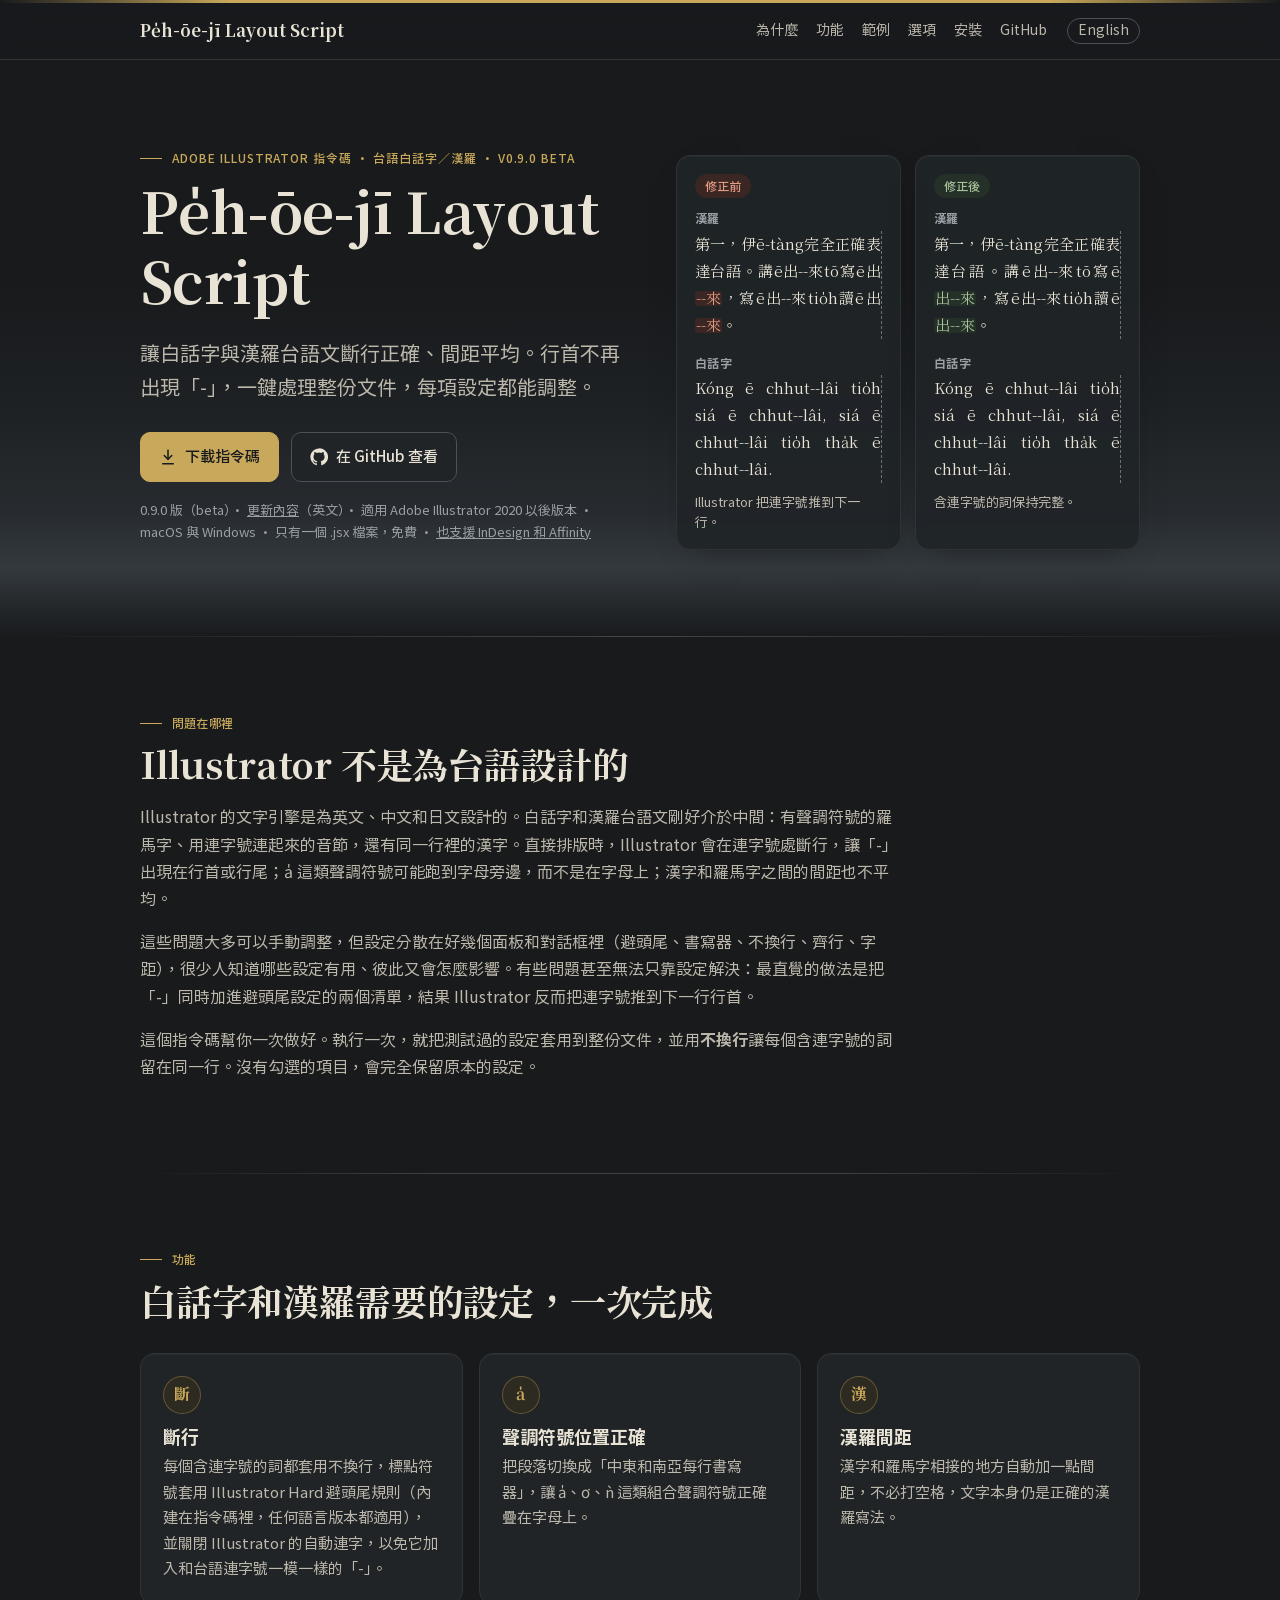
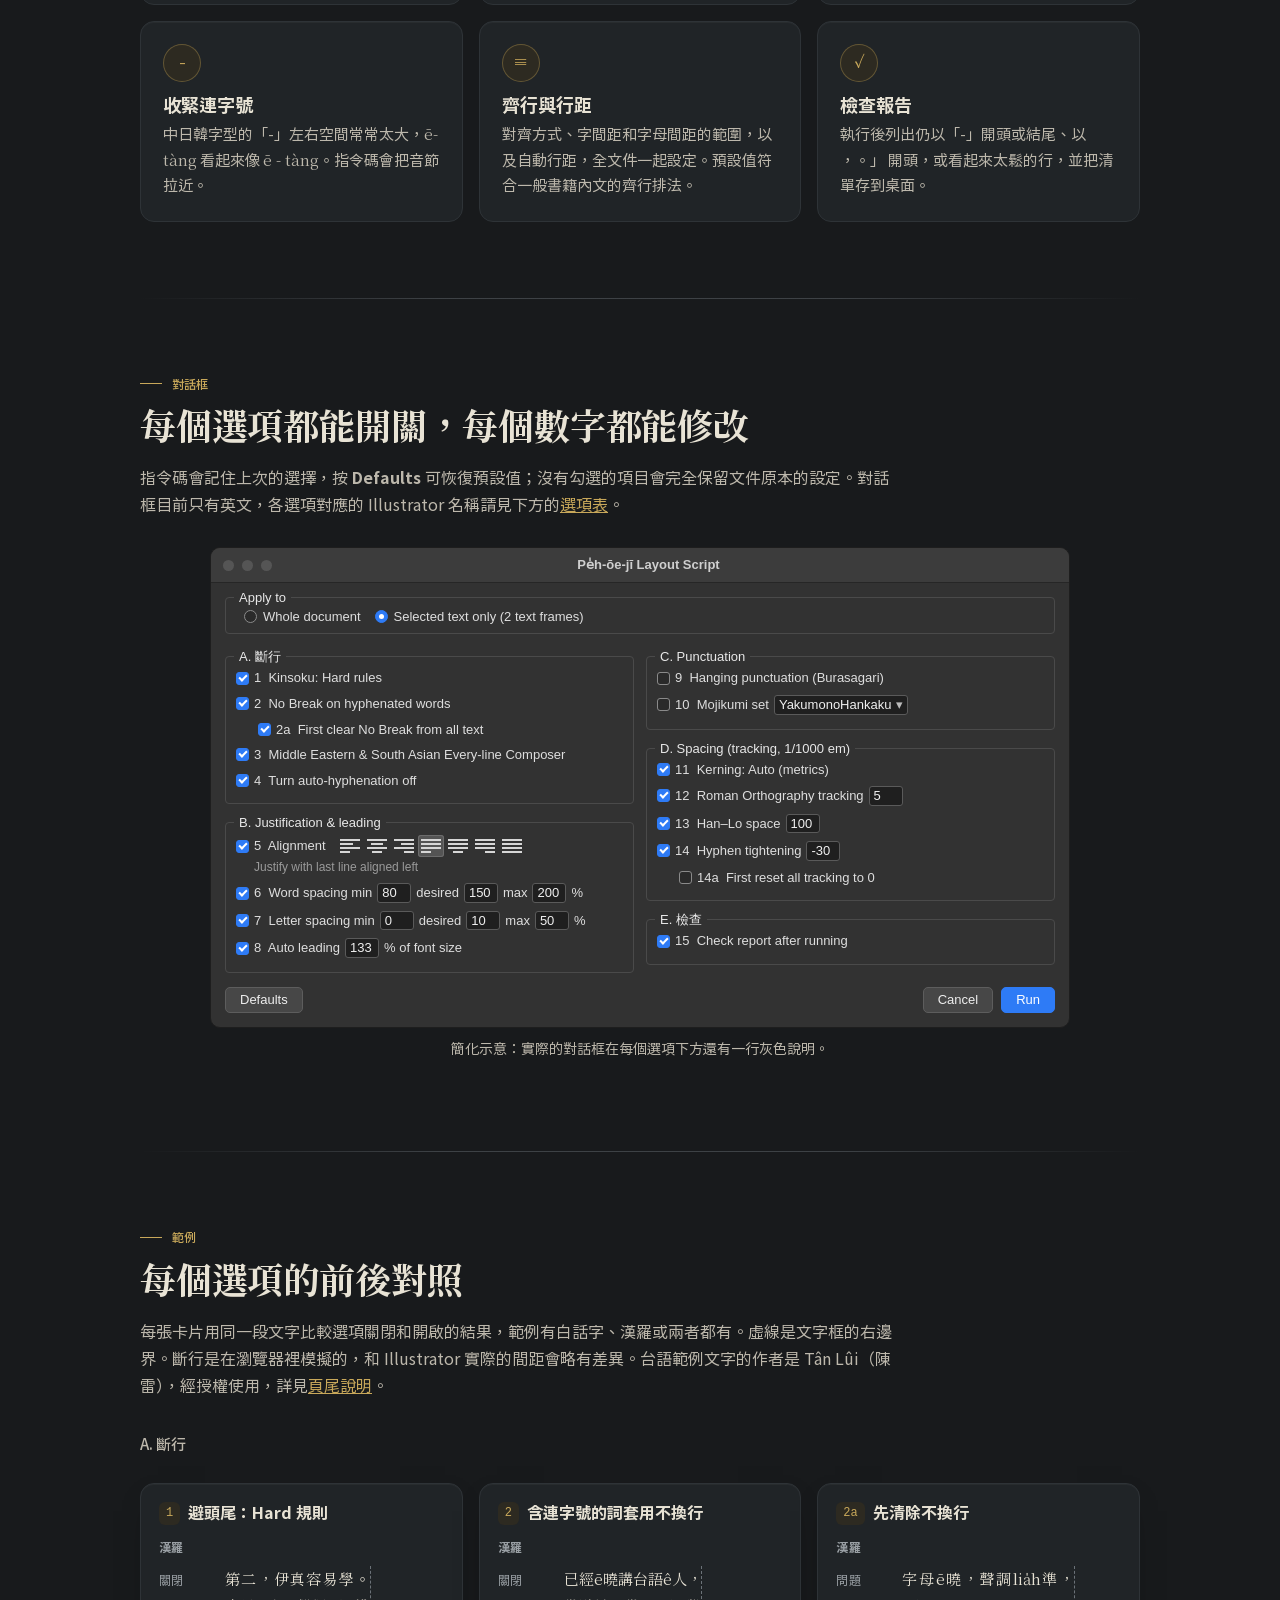
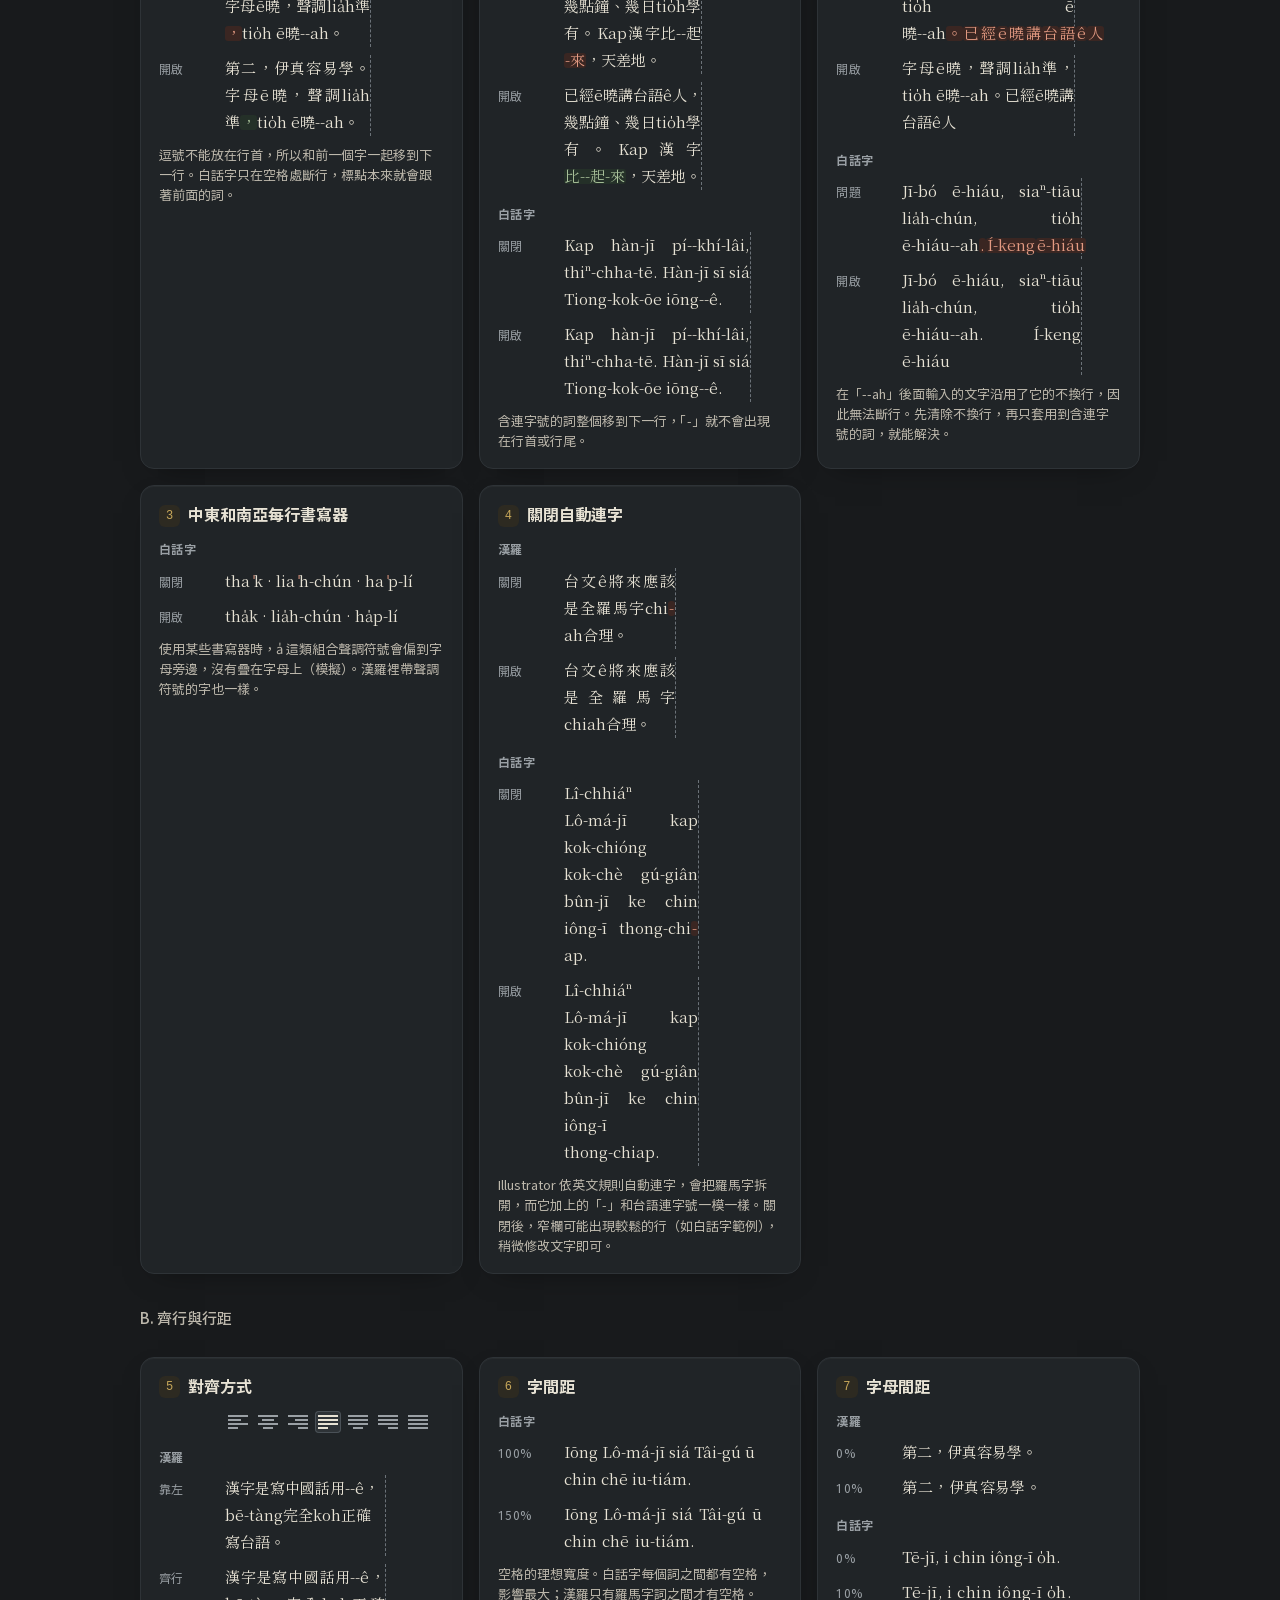
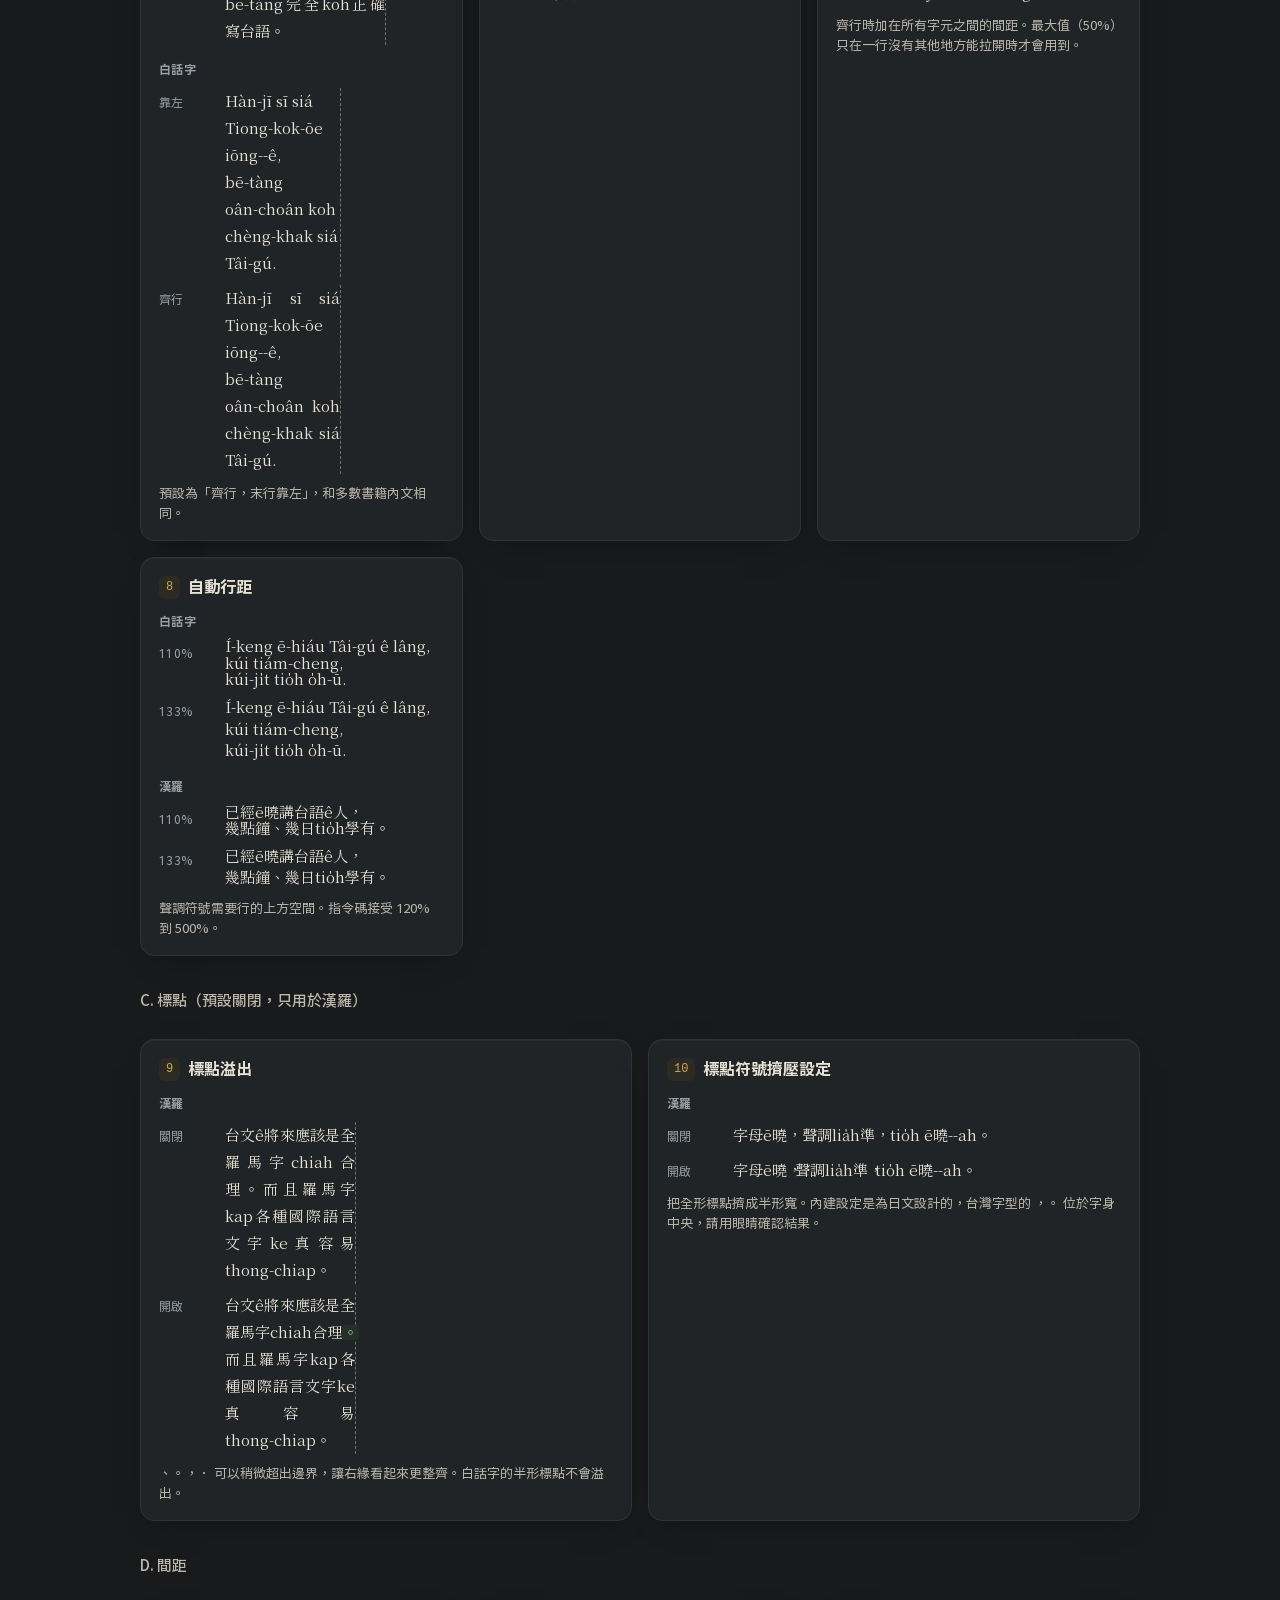
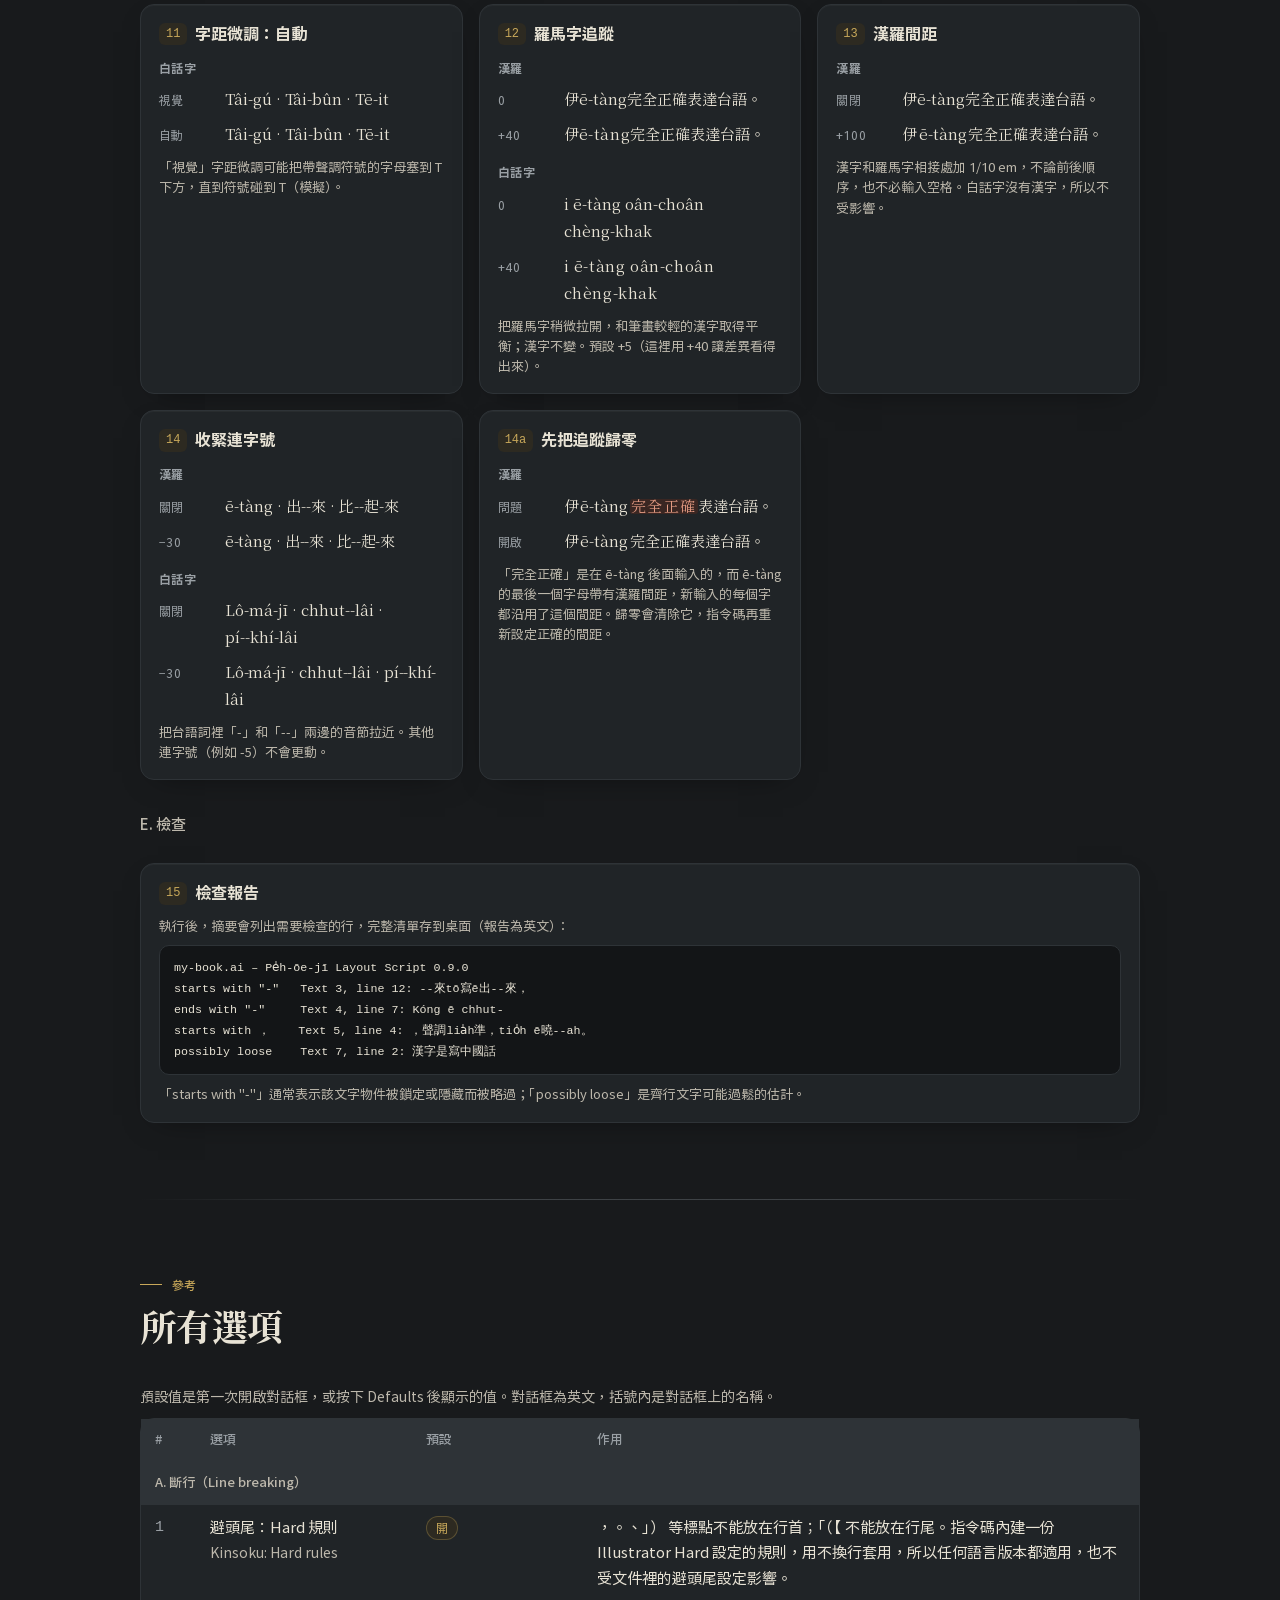
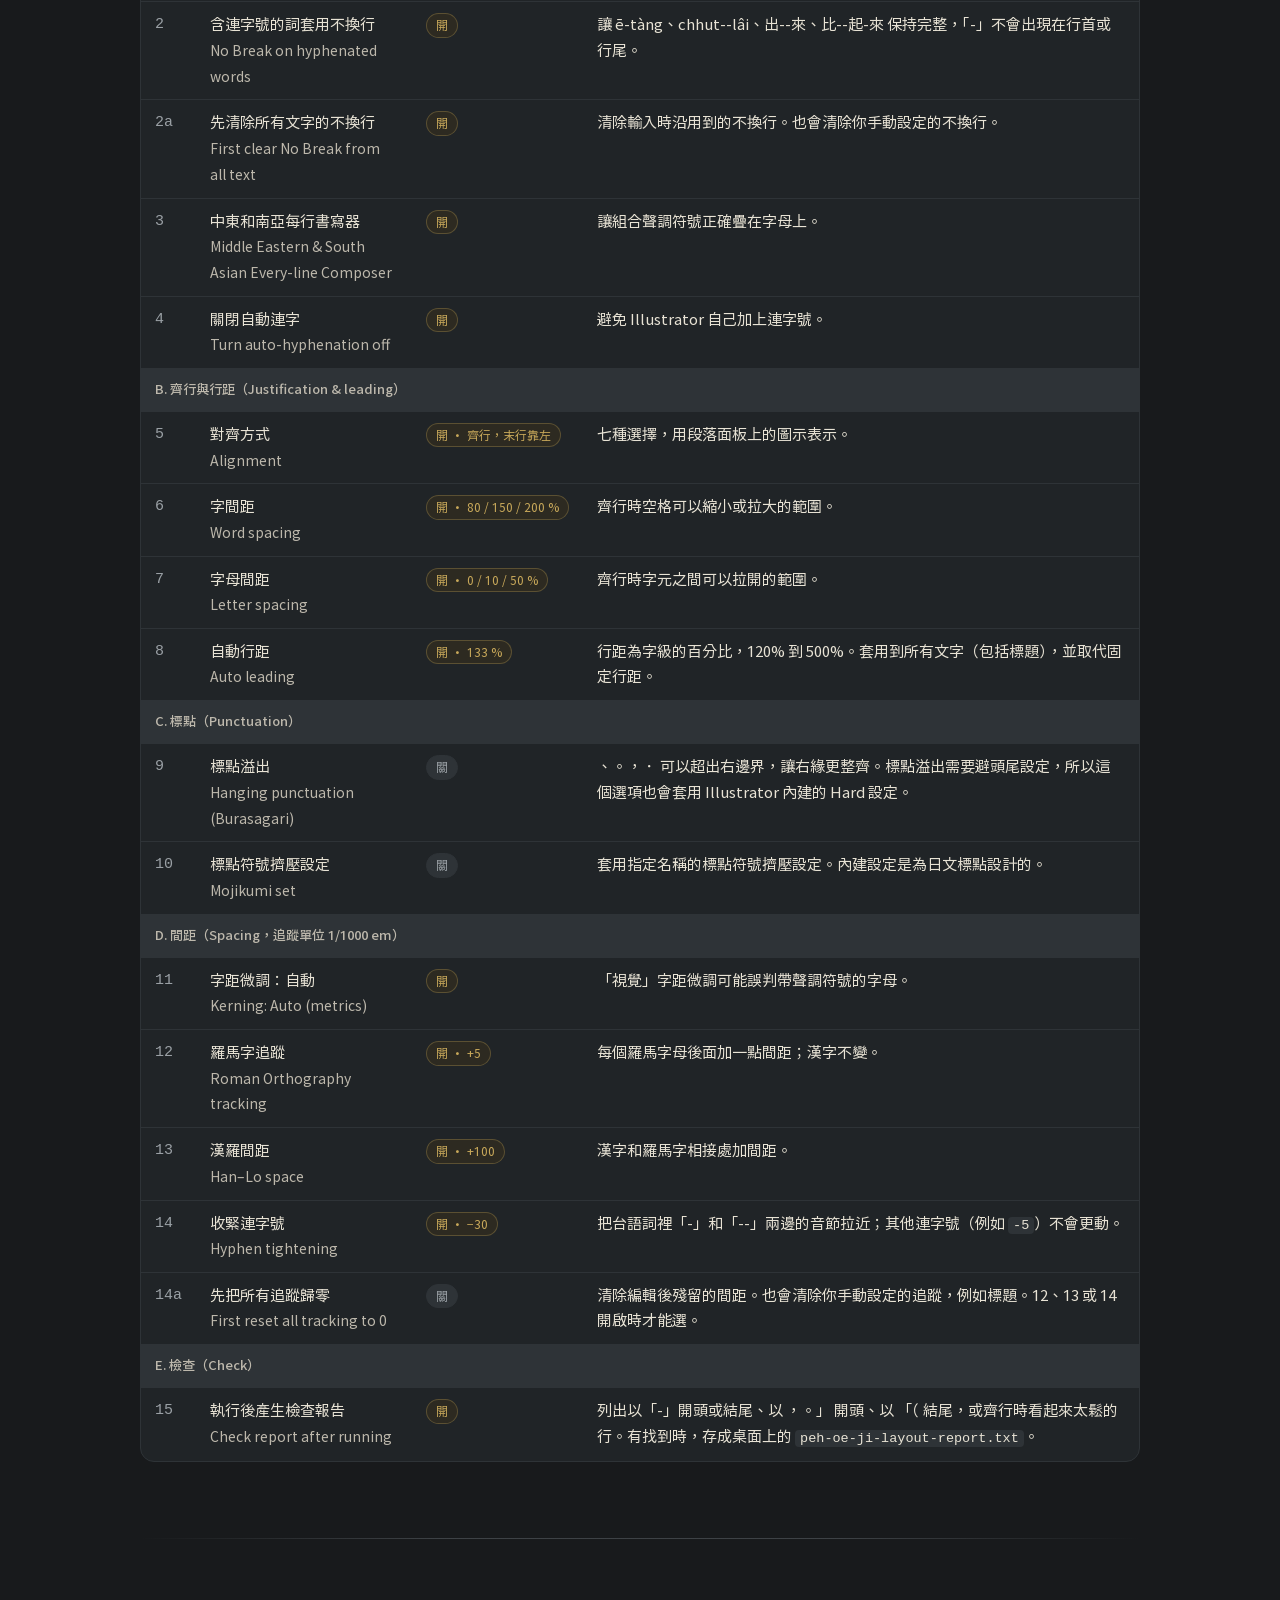
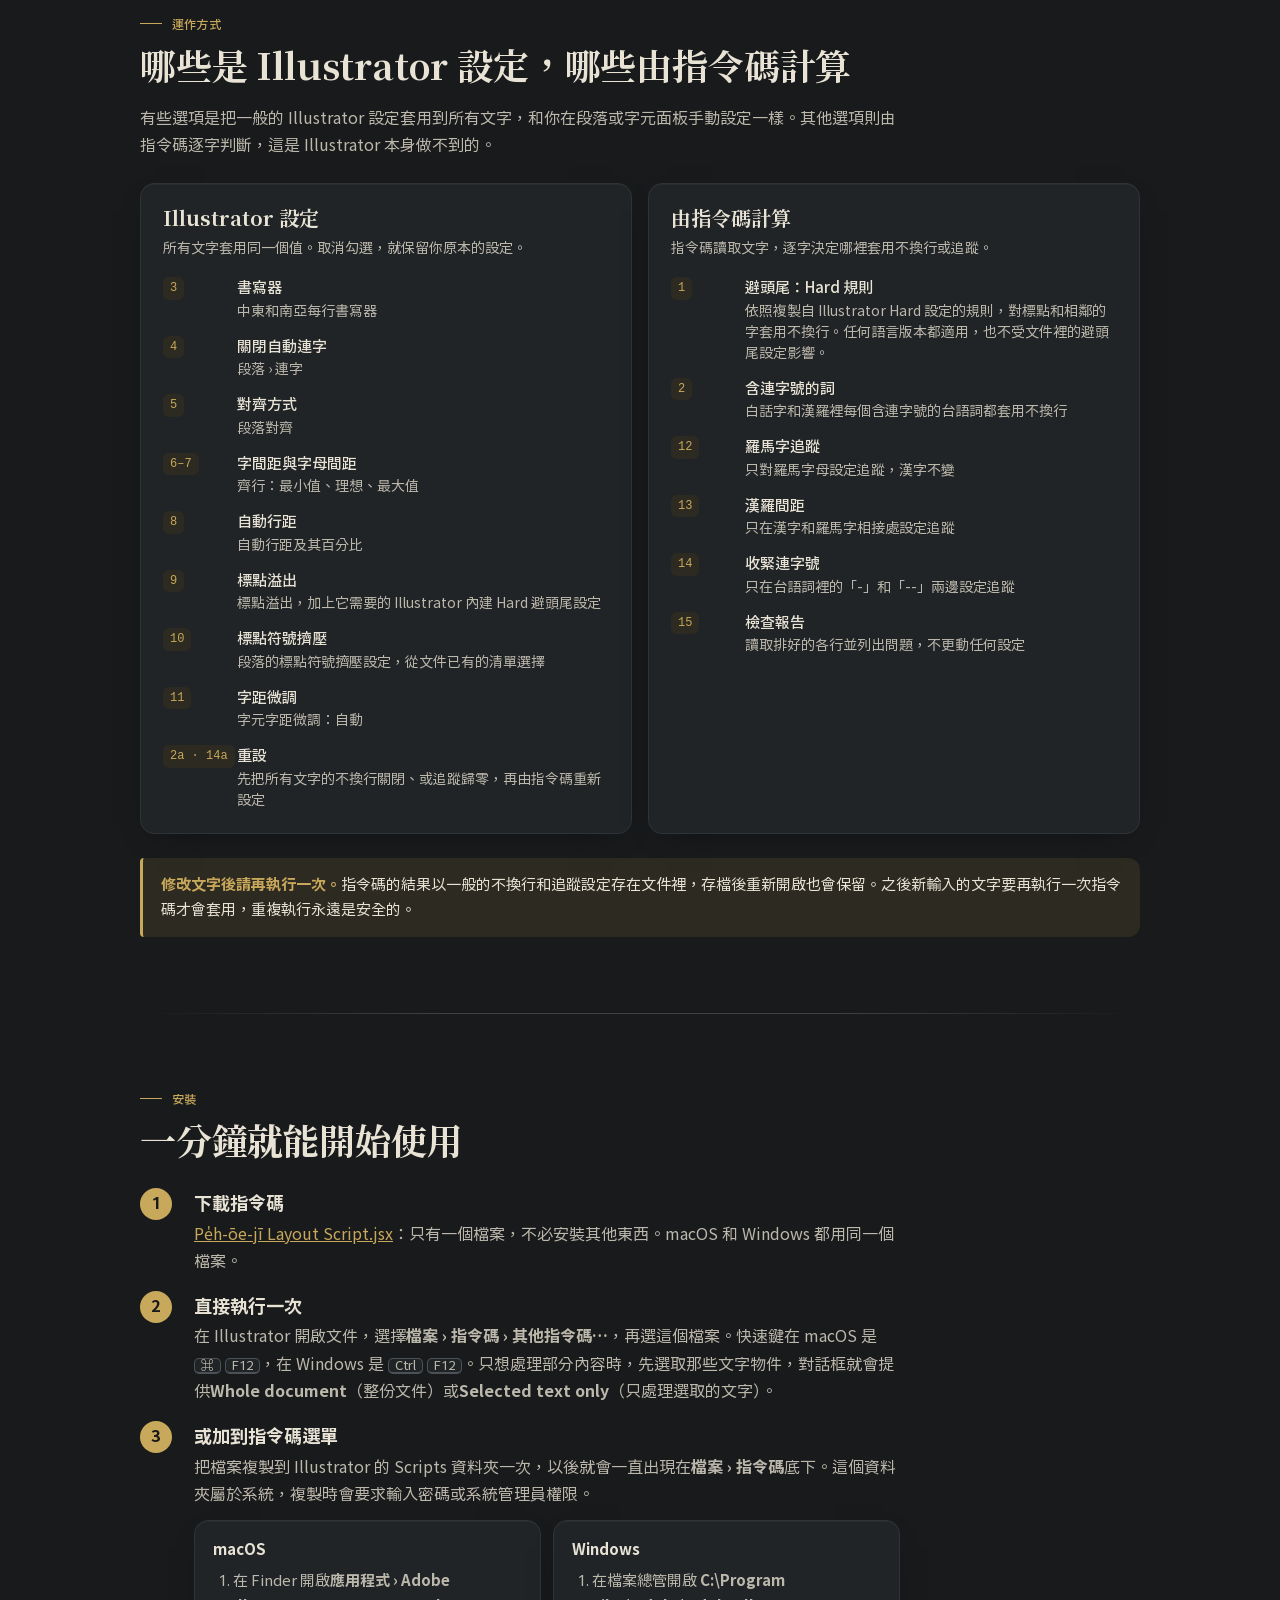
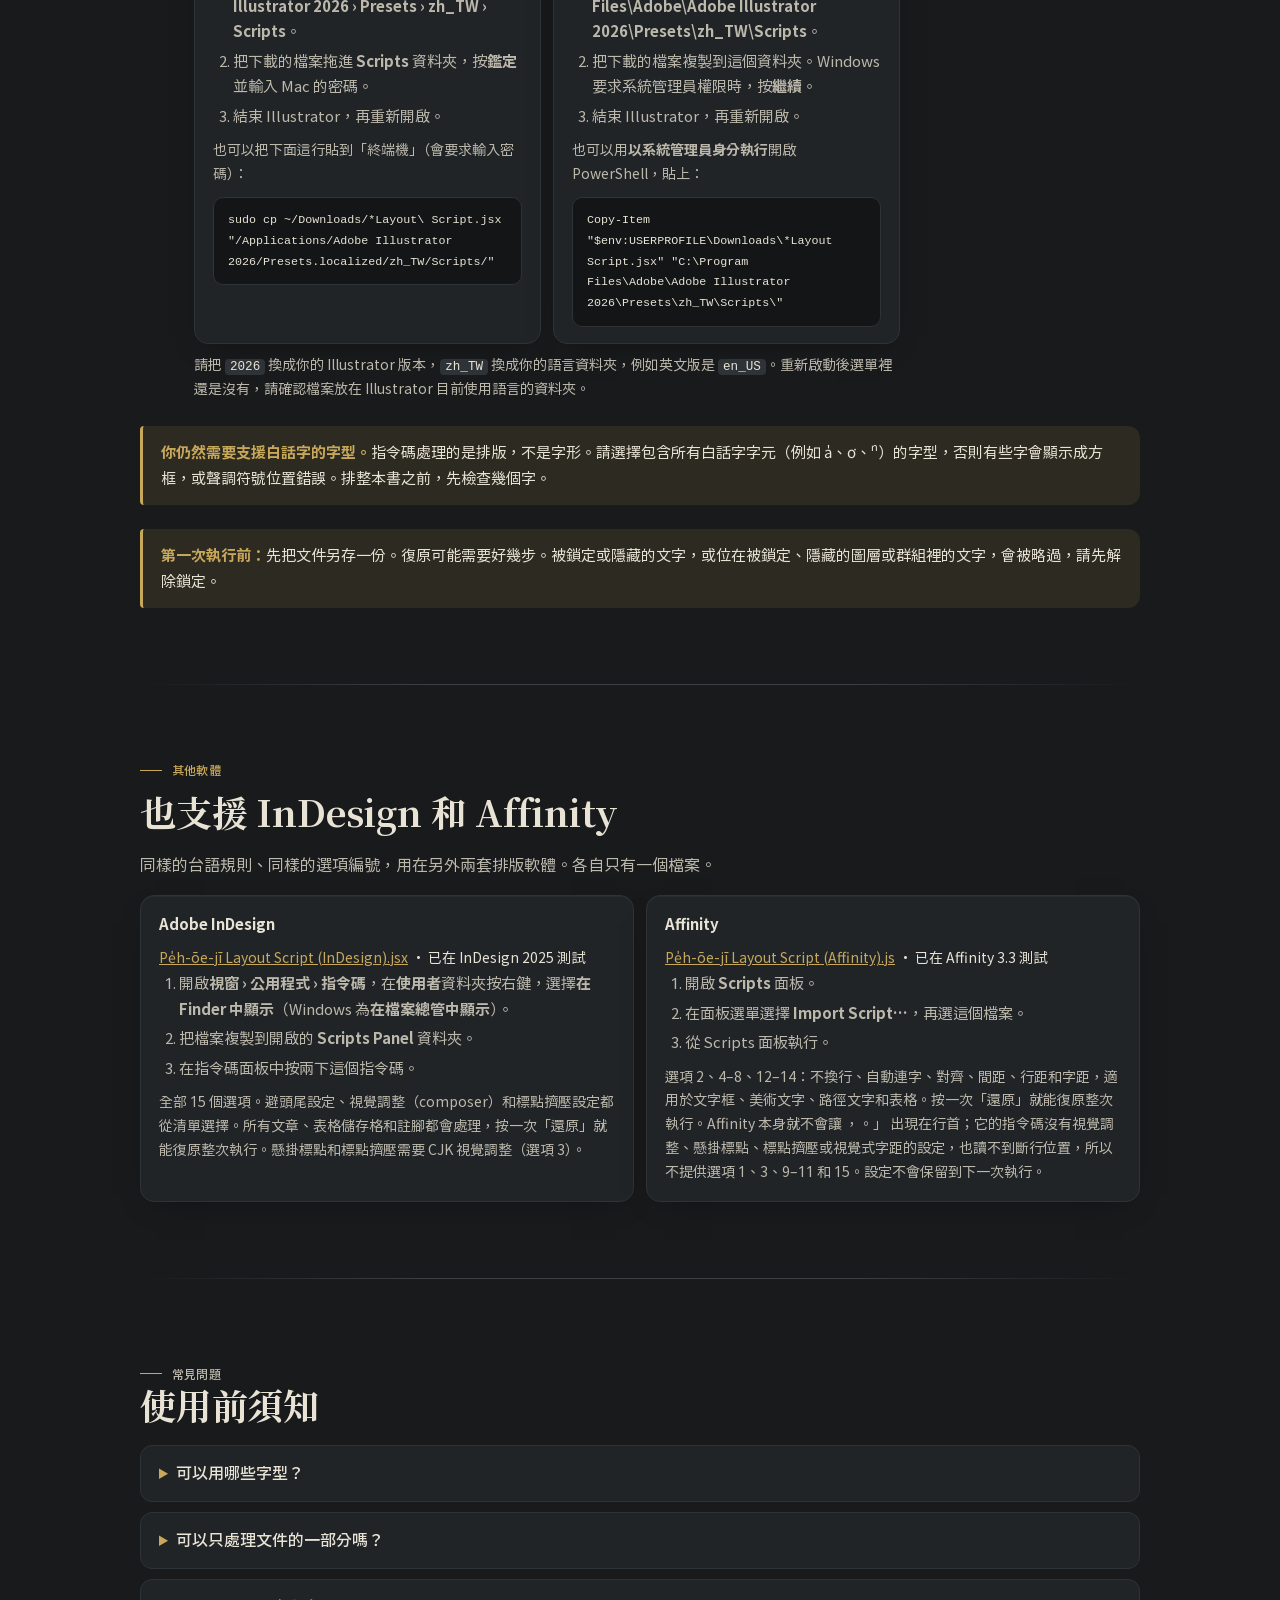
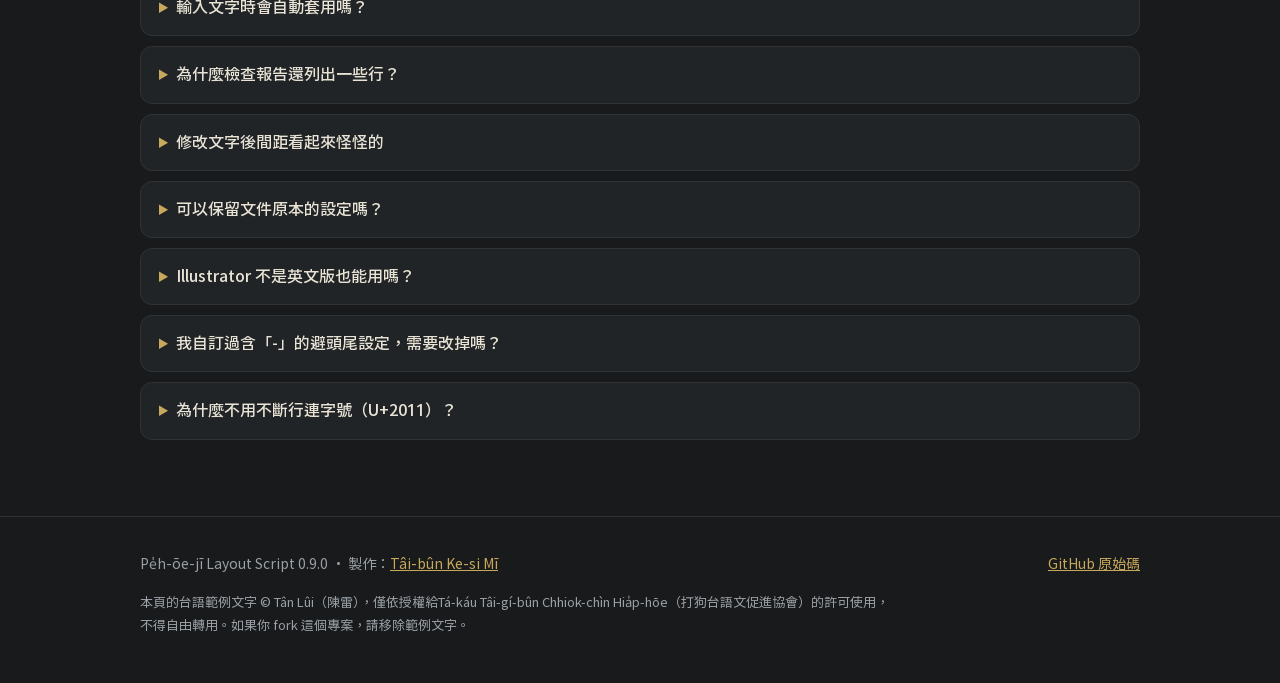
<file: zh/index.html>
<!doctype html>
<html lang="zh-Hant-TW">
<head>
<meta charset="utf-8">
<meta name="viewport" content="width=device-width, initial-scale=1">
<meta name="color-scheme" content="dark">
<meta name="theme-color" content="#181A1C">
<title>Pe̍h-ōe-jī Layout Script</title>
<meta name="description" content="Adobe Illustrator 指令碼，處理白話字與漢羅台語文：行首行尾不再出現連字號、避頭尾、漢羅間距，並使用能正確放置聲調符號的書寫器。一鍵完成，每個選項都能調整。">
<link rel="stylesheet" href="../site.css">
<link rel="alternate" hreflang="en" href="https://pehoejikesi.github.io/PehoejiLayoutScript/">
<link rel="alternate" hreflang="zh-Hant-TW" href="https://pehoejikesi.github.io/PehoejiLayoutScript/zh/">
</head>
<body>
<a class="skip" href="#problem">跳到主要內容</a>

<header class="nav">
  <div class="wrap">
    <a class="brand" href="#top">Pe̍h-ōe-jī Layout Script</a>
    <nav class="nav-links">
      <a href="#problem">為什麼</a>
      <a href="#features">功能</a>
      <a href="#examples">範例</a>
      <a href="#options">選項</a>
      <a href="#install">安裝</a>
      <a class="gh" href="https://github.com/PehoejiKesi/PehoejiLayoutScript">GitHub</a>
    </nav>
    <a class="lang" href="../" lang="en" hreflang="en">English</a>
  </div>
</header>

<main id="top">

<section class="hero">
  <div class="wrap hero-grid">
    <div>
      <p class="eyebrow">Adobe Illustrator 指令碼 · 台語白話字／漢羅 · v0.9.0 beta</p>
      <h1>Pe̍h-ōe-jī Layout Script</h1>
      <p class="lead">讓白話字與漢羅台語文斷行正確、間距平均。行首不再出現「-」，一鍵處理整份文件，每項設定都能調整。</p>
      <div class="cta">
        <a class="btn primary" href="../Pe%CC%8Dh-%C5%8De-j%C4%AB%20Layout%20Script.jsx" download>
          <svg viewBox="0 0 24 24" fill="none" stroke="currentColor" stroke-width="2" stroke-linecap="round" stroke-linejoin="round" aria-hidden="true"><path d="M12 3v12"/><path d="m7 10 5 5 5-5"/><path d="M5 21h14"/></svg>
          下載指令碼
        </a>
        <a class="btn" href="https://github.com/PehoejiKesi/PehoejiLayoutScript">
          <svg viewBox="0 0 24 24" fill="currentColor" aria-hidden="true"><path d="M12 .5a11.5 11.5 0 0 0-3.64 22.41c.58.1.79-.25.79-.56v-2c-3.2.7-3.88-1.37-3.88-1.37-.53-1.33-1.29-1.69-1.29-1.69-1.05-.72.08-.7.08-.7 1.16.08 1.77 1.19 1.77 1.19 1.03 1.77 2.71 1.26 3.37.96.1-.75.4-1.26.73-1.55-2.56-.29-5.25-1.28-5.25-5.69 0-1.26.45-2.29 1.19-3.09-.12-.29-.52-1.46.11-3.05 0 0 .97-.31 3.17 1.18a11 11 0 0 1 5.77 0c2.2-1.49 3.17-1.18 3.17-1.18.63 1.59.23 2.76.11 3.05.74.8 1.19 1.83 1.19 3.09 0 4.42-2.7 5.39-5.27 5.68.41.36.78 1.06.78 2.14v3.17c0 .31.21.67.8.56A11.5 11.5 0 0 0 12 .5Z"/></svg>
          在 GitHub 查看
        </a>
      </div>
      <p class="meta">0.9.0 版（beta）· <a href="https://github.com/PehoejiKesi/PehoejiLayoutScript/blob/main/CHANGELOG.md">更新內容</a>（英文）· 適用 Adobe Illustrator 2020 以後版本 · macOS 與 Windows · 只有一個 .jsx 檔案，免費 · <a href="#other-apps">也支援 InDesign 和 Affinity</a></p>
    </div>

    <figure class="compare" style="margin:0">
      <figcaption class="sr-only">修正前：Illustrator 把「出--來」和「chhut--lâi」拆開，下一行以連字號開頭。修正後：指令碼讓漢羅和白話字裡含連字號的詞都保持完整。</figcaption>
      <div class="card">
        <span class="tag bad">修正前</span>
        <p class="scr">漢羅</p>
        <div class="sample lay" data-pair="hero-hl" data-role="off" data-nb="off" aria-hidden="true" lang="nan-TW" style="width:12.75em">第一，伊ē-tàng完全正確表達台語。講ē出--來tō寫ē出--來，寫ē出--來tio̍h讀ē出--來。</div>
        <p class="scr">白話字</p>
        <div class="sample lay" data-pair="hero-poj" data-role="off" data-nb="off" aria-hidden="true" lang="nan-TW" style="width:12.75em">Kóng ē chhut--lâi tio̍h siá ē chhut--lâi, siá ē chhut--lâi tio̍h tha̍k ē chhut--lâi.</div>
        <p class="cap">Illustrator 把連字號推到下一行。</p>
      </div>
      <div class="card">
        <span class="tag good">修正後</span>
        <p class="scr">漢羅</p>
        <div class="sample lay" data-pair="hero-hl" data-role="on" data-ok="nb" aria-hidden="true" lang="nan-TW" style="width:12.75em">第一，伊ē-tàng完全正確表達台語。講ē出--來tō寫ē出--來，寫ē出--來tio̍h讀ē出--來。</div>
        <p class="scr">白話字</p>
        <div class="sample lay" data-pair="hero-poj" data-role="on" data-ok="nb" aria-hidden="true" lang="nan-TW" style="width:12.75em">Kóng ē chhut--lâi tio̍h siá ē chhut--lâi, siá ē chhut--lâi tio̍h tha̍k ē chhut--lâi.</div>
        <p class="cap">含連字號的詞保持完整。</p>
      </div>
    </figure>
  </div>
</section>

<section id="problem">
  <div class="wrap">
    <p class="eyebrow">問題在哪裡</p>
    <h2>Illustrator 不是為台語設計的</h2>
    <p class="muted" style="max-width:760px">Illustrator 的文字引擎是為英文、中文和日文設計的。白話字和漢羅台語文剛好介於中間：有聲調符號的羅馬字、用連字號連起來的音節，還有同一行裡的漢字。直接排版時，Illustrator 會在連字號處斷行，讓「-」出現在行首或行尾；a̍ 這類聲調符號可能跑到字母旁邊，而不是在字母上；漢字和羅馬字之間的間距也不平均。</p>
    <p class="muted" style="max-width:760px">這些問題大多可以手動調整，但設定分散在好幾個面板和對話框裡（避頭尾、書寫器、不換行、齊行、字距），很少人知道哪些設定有用、彼此又會怎麼影響。有些問題甚至無法只靠設定解決：最直覺的做法是把「-」同時加進避頭尾設定的兩個清單，結果 Illustrator 反而把連字號推到下一行行首。</p>
    <p class="muted" style="max-width:760px">這個指令碼幫你一次做好。執行一次，就把測試過的設定套用到整份文件，並用<strong>不換行</strong>讓每個含連字號的詞留在同一行。沒有勾選的項目，會完全保留原本的設定。</p>
  </div>
</section>

<section id="features">
  <div class="wrap">
    <p class="eyebrow">功能</p>
    <h2>白話字和漢羅需要的設定，一次完成</h2>
    <div class="grid3">
      <div class="feat"><div class="ico">斷</div><h3>斷行</h3><p>每個含連字號的詞都套用不換行，標點符號套用 Illustrator Hard 避頭尾規則（內建在指令碼裡，任何語言版本都適用），並關閉 Illustrator 的自動連字，以免它加入和台語連字號一模一樣的「-」。</p></div>
      <div class="feat"><div class="ico">a̍</div><h3>聲調符號位置正確</h3><p>把段落切換成「中東和南亞每行書寫器」，讓 a̍、o͘、ǹ 這類組合聲調符號正確疊在字母上。</p></div>
      <div class="feat"><div class="ico">漢</div><h3>漢羅間距</h3><p>漢字和羅馬字相接的地方自動加一點間距，不必打空格，文字本身仍是正確的漢羅寫法。</p></div>
      <div class="feat"><div class="ico">-</div><h3>收緊連字號</h3><p>中日韓字型的「-」左右空間常常太大，<span style="font-family:var(--serif)">ē-tàng</span> 看起來像 <span style="font-family:var(--serif)">ē - tàng</span>。指令碼會把音節拉近。</p></div>
      <div class="feat"><div class="ico">≡</div><h3>齊行與行距</h3><p>對齊方式、字間距和字母間距的範圍，以及自動行距，全文件一起設定。預設值符合一般書籍內文的齊行排法。</p></div>
      <div class="feat"><div class="ico">✓</div><h3>檢查報告</h3><p>執行後列出仍以「-」開頭或結尾、以 ，。」 開頭，或看起來太鬆的行，並把清單存到桌面。</p></div>
    </div>
  </div>
</section>

<section id="dialog">
  <div class="wrap">
    <p class="eyebrow">對話框</p>
    <h2>每個選項都能開關，每個數字都能修改</h2>
    <p class="muted" style="max-width:760px">指令碼會記住上次的選擇，按 <strong>Defaults</strong> 可恢復預設值；沒有勾選的項目會完全保留文件原本的設定。對話框目前只有英文，各選項對應的 Illustrator 名稱請見下方的<a href="#options">選項表</a>。</p>

    <div class="dlg" role="img" aria-label="指令碼對話框示意圖，共五組選項">
      <div class="dlg-bar"><span class="dot"></span><span class="dot"></span><span class="dot"></span><span class="dlg-title">Pe̍h-ōe-jī Layout Script</span></div>
      <div class="dlg-scope"><span class="pnl-t2">Apply to</span><span class="rb"></span>Whole document <span class="rb on"></span>Selected text only (2 text frames)</div>
      <div class="dlg-body">
        <div>
          <div class="pnl"><span class="pnl-t">A. 斷行</span>
            <div class="opt"><div class="opt-row"><span class="cb on"></span>1&nbsp; Kinsoku: Hard rules</div></div>
            <div class="opt"><div class="opt-row"><span class="cb on"></span>2&nbsp; No Break on hyphenated words</div></div>
            <div class="opt sub"><div class="opt-row"><span class="cb on"></span>2a&nbsp; First clear No Break from all text</div></div>
            <div class="opt"><div class="opt-row"><span class="cb on"></span>3&nbsp; Middle Eastern &amp; South Asian Every-line Composer</div></div>
            <div class="opt"><div class="opt-row"><span class="cb on"></span>4&nbsp; Turn auto-hyphenation off</div></div>
          </div>
          <div class="pnl"><span class="pnl-t">B. Justification &amp; leading</span>
            <div class="opt"><div class="opt-row"><span class="cb on"></span>5&nbsp; Alignment
              <span class="al" aria-hidden="true">
                <span><svg viewBox="0 0 20 16"><rect y="1" width="20" height="2"/><rect y="5" width="13" height="2"/><rect y="9" width="20" height="2"/><rect y="13" width="10" height="2"/></svg></span>
                <span><svg viewBox="0 0 20 16"><rect y="1" width="20" height="2"/><rect x="4" y="5" width="12" height="2"/><rect y="9" width="20" height="2"/><rect x="5" y="13" width="10" height="2"/></svg></span>
                <span><svg viewBox="0 0 20 16"><rect y="1" width="20" height="2"/><rect x="7" y="5" width="13" height="2"/><rect y="9" width="20" height="2"/><rect x="10" y="13" width="10" height="2"/></svg></span>
                <span class="on"><svg viewBox="0 0 20 16"><rect y="1" width="20" height="2"/><rect y="5" width="20" height="2"/><rect y="9" width="20" height="2"/><rect y="13" width="10" height="2"/></svg></span>
                <span><svg viewBox="0 0 20 16"><rect y="1" width="20" height="2"/><rect y="5" width="20" height="2"/><rect y="9" width="20" height="2"/><rect x="5" y="13" width="10" height="2"/></svg></span>
                <span><svg viewBox="0 0 20 16"><rect y="1" width="20" height="2"/><rect y="5" width="20" height="2"/><rect y="9" width="20" height="2"/><rect x="10" y="13" width="10" height="2"/></svg></span>
                <span><svg viewBox="0 0 20 16"><rect y="1" width="20" height="2"/><rect y="5" width="20" height="2"/><rect y="9" width="20" height="2"/><rect y="13" width="20" height="2"/></svg></span>
              </span></div>
              <p class="dsc">Justify with last line aligned left</p></div>
            <div class="opt"><div class="opt-row"><span class="cb on"></span>6&nbsp; Word spacing min <span class="fld">80</span> desired <span class="fld">150</span> max <span class="fld">200</span> %</div></div>
            <div class="opt"><div class="opt-row"><span class="cb on"></span>7&nbsp; Letter spacing min <span class="fld">0</span> desired <span class="fld">10</span> max <span class="fld">50</span> %</div></div>
            <div class="opt"><div class="opt-row"><span class="cb on"></span>8&nbsp; Auto leading <span class="fld">133</span> % of font size</div></div>
          </div>
        </div>
        <div>
          <div class="pnl"><span class="pnl-t">C. Punctuation</span>
            <div class="opt"><div class="opt-row"><span class="cb"></span>9&nbsp; Hanging punctuation (Burasagari)</div></div>
            <div class="opt"><div class="opt-row"><span class="cb"></span>10&nbsp; Mojikumi set <span class="fld dd" style="min-width:120px">YakumonoHankaku</span></div></div>
          </div>
          <div class="pnl"><span class="pnl-t">D. Spacing (tracking, 1/1000 em)</span>
            <div class="opt"><div class="opt-row"><span class="cb on"></span>11&nbsp; Kerning: Auto (metrics)</div></div>
            <div class="opt"><div class="opt-row"><span class="cb on"></span>12&nbsp; Roman Orthography tracking <span class="fld">5</span></div></div>
            <div class="opt"><div class="opt-row"><span class="cb on"></span>13&nbsp; Han–Lo space <span class="fld">100</span></div></div>
            <div class="opt"><div class="opt-row"><span class="cb on"></span>14&nbsp; Hyphen tightening <span class="fld">-30</span></div></div>
            <div class="opt sub"><div class="opt-row"><span class="cb"></span>14a&nbsp; First reset all tracking to 0</div></div>
          </div>
          <div class="pnl"><span class="pnl-t">E. 檢查</span>
            <div class="opt"><div class="opt-row"><span class="cb on"></span>15&nbsp; Check report after running</div></div>
          </div>
        </div>
      </div>
      <div class="dlg-foot"><span class="dlg-btn">Defaults</span><span style="flex:1"></span><span class="dlg-btn">Cancel</span><span class="dlg-btn def">Run</span></div>
    </div>
    <p class="small muted" style="text-align:center;margin-top:10px">簡化示意：實際的對話框在每個選項下方還有一行灰色說明。</p>
  </div>
</section>

<section id="examples">
  <div class="wrap">
    <p class="eyebrow">範例</p>
    <h2>每個選項的前後對照</h2>
    <p class="muted" style="max-width:760px">每張卡片用同一段文字比較選項關閉和開啟的結果，範例有白話字、漢羅或兩者都有。虛線是文字框的右邊界。斷行是在瀏覽器裡模擬的，和 Illustrator 實際的間距會略有差異。台語範例文字的作者是 <span lang="nan-TW">Tân Lûi</span>（<span lang="zh-Hant-TW">陳雷</span>），經授權使用，詳見<a href="#rights">頁尾說明</a>。</p>

    <h3 class="grp-h">A. 斷行</h3>
    <div class="ex-grid">
      <div class="card ex">
        <h4><span class="num">1</span>避頭尾：Hard 規則</h4>
        <p class="scr">漢羅</p>
        <div class="demo"><span class="lbl">關閉</span><div class="box lay" data-pair="e1" data-role="off" data-kin="off" lang="nan-TW" style="width:9.75em">第二，伊真容易學。字母ē曉，聲調lia̍h準，tio̍h ē曉--ah。</div></div>
        <div class="demo"><span class="lbl">開啟</span><div class="box lay" data-pair="e1" data-role="on" data-ok="kin" lang="nan-TW" style="width:9.75em">第二，伊真容易學。字母ē曉，聲調lia̍h準，tio̍h ē曉--ah。</div></div>
        <p class="cap">逗號不能放在行首，所以和前一個字一起移到下一行。白話字只在空格處斷行，標點本來就會跟著前面的詞。</p>
      </div>
      <div class="card ex">
        <h4><span class="num">2</span>含連字號的詞套用不換行</h4>
        <p class="scr">漢羅</p>
        <div class="demo"><span class="lbl">關閉</span><div class="box lay" data-pair="e2-hl" data-role="off" data-nb="off" lang="nan-TW" style="width:9.25em">已經ē曉講台語ê人，幾點鐘、幾日tio̍h學有。Kap漢字比--起-來，天差地。</div></div>
        <div class="demo"><span class="lbl">開啟</span><div class="box lay" data-pair="e2-hl" data-role="on" data-ok="nb" lang="nan-TW" style="width:9.25em">已經ē曉講台語ê人，幾點鐘、幾日tio̍h學有。Kap漢字比--起-來，天差地。</div></div>
        <p class="scr">白話字</p>
        <div class="demo"><span class="lbl">關閉</span><div class="box lay" data-pair="e2-poj" data-role="off" data-nb="off" lang="nan-TW" style="width:12.5em">Kap hàn-jī pí--khí-lâi, thiⁿ-chha-tē. Hàn-jī sī siá Tiong-kok-ōe iōng--ê.</div></div>
        <div class="demo"><span class="lbl">開啟</span><div class="box lay" data-pair="e2-poj" data-role="on" data-ok="nb" lang="nan-TW" style="width:12.5em">Kap hàn-jī pí--khí-lâi, thiⁿ-chha-tē. Hàn-jī sī siá Tiong-kok-ōe iōng--ê.</div></div>
        <p class="cap">含連字號的詞整個移到下一行，「-」就不會出現在行首或行尾。</p>
      </div>
      <div class="card ex">
        <h4><span class="num">2a</span>先清除不換行</h4>
        <p class="scr">漢羅</p>
        <div class="demo"><span class="lbl">問題</span><div class="box lay" data-pair="e2a-hl" data-role="prob" lang="nan-TW" style="width:11.5em">字母ē曉，聲調lia̍h準，tio̍h ē曉--ah<span class="stuck">。已經ē曉講台語ê人</span></div></div>
        <div class="demo"><span class="lbl">開啟</span><div class="box lay" data-pair="e2a-hl" data-role="on" lang="nan-TW" style="width:11.5em">字母ē曉，聲調lia̍h準，tio̍h ē曉--ah。已經ē曉講台語ê人</div></div>
        <p class="scr">白話字</p>
        <div class="demo"><span class="lbl">問題</span><div class="box lay" data-pair="e2a-poj" data-role="prob" lang="nan-TW" style="width:12em">Jī-bó ē-hiáu, siaⁿ-tiāu lia̍h-chún, tio̍h ē-hiáu--ah<span class="stuck">. Í-keng ē-hiáu</span></div></div>
        <div class="demo"><span class="lbl">開啟</span><div class="box lay" data-pair="e2a-poj" data-role="on" lang="nan-TW" style="width:12em">Jī-bó ē-hiáu, siaⁿ-tiāu lia̍h-chún, tio̍h ē-hiáu--ah. Í-keng ē-hiáu</div></div>
        <p class="cap">在「--ah」後面輸入的文字沿用了它的不換行，因此無法斷行。先清除不換行，再只套用到含連字號的詞，就能解決。</p>
      </div>
      <div class="card ex">
        <h4><span class="num">3</span>中東和南亞每行書寫器</h4>
        <p class="scr">白話字</p>
        <div class="demo"><span class="lbl">關閉</span><div class="box free sim" lang="nan-TW">tha<span class="drift">ˈ</span>k · lia<span class="drift">ˈ</span>h-chún · ha<span class="drift">ˈ</span>p-lí</div></div>
        <div class="demo"><span class="lbl">開啟</span><div class="box free" lang="nan-TW">tha̍k · lia̍h-chún · ha̍p-lí</div></div>
        <p class="cap">使用某些書寫器時，a̍ 這類組合聲調符號會偏到字母旁邊，沒有疊在字母上（模擬）。漢羅裡帶聲調符號的字也一樣。</p>
      </div>
      <div class="card ex">
        <h4><span class="num">4</span>關閉自動連字</h4>
        <p class="scr">漢羅</p>
        <div class="demo"><span class="lbl">關閉</span><div class="box lay" data-pair="e4-hl" data-role="off" data-ah="on" lang="nan-TW" style="width:7.5em">台文ê將來應該是全羅馬字chi&shy;ah合理。</div></div>
        <div class="demo"><span class="lbl">開啟</span><div class="box lay" data-pair="e4-hl" data-role="on" lang="nan-TW" style="width:7.5em">台文ê將來應該是全羅馬字chi&shy;ah合理。</div></div>
        <p class="scr">白話字</p>
        <div class="demo"><span class="lbl">關閉</span><div class="box lay" data-pair="e4-poj" data-role="off" data-ah="on" lang="nan-TW" style="width:9em">Lî-chhiáⁿ Lô-má-jī kap kok-chióng kok-chè gú-giân bûn-jī ke chin iông-ī thong-chi&shy;ap.</div></div>
        <div class="demo"><span class="lbl">開啟</span><div class="box lay" data-pair="e4-poj" data-role="on" lang="nan-TW" style="width:9em">Lî-chhiáⁿ Lô-má-jī kap kok-chióng kok-chè gú-giân bûn-jī ke chin iông-ī thong-chi&shy;ap.</div></div>
        <p class="cap">Illustrator 依英文規則自動連字，會把羅馬字拆開，而它加上的「-」和台語連字號一模一樣。關閉後，窄欄可能出現較鬆的行（如白話字範例），稍微修改文字即可。</p>
      </div>
    </div>

    <h3 class="grp-h">B. 齊行與行距</h3>
    <div class="ex-grid">
      <div class="card ex">
        <h4><span class="num">5</span>對齊方式</h4>
        <div class="icons" aria-hidden="true">
          <svg viewBox="0 0 20 16"><rect y="1" width="20" height="2"/><rect y="5" width="13" height="2"/><rect y="9" width="20" height="2"/><rect y="13" width="10" height="2"/></svg>
          <svg viewBox="0 0 20 16"><rect y="1" width="20" height="2"/><rect x="4" y="5" width="12" height="2"/><rect y="9" width="20" height="2"/><rect x="5" y="13" width="10" height="2"/></svg>
          <svg viewBox="0 0 20 16"><rect y="1" width="20" height="2"/><rect x="7" y="5" width="13" height="2"/><rect y="9" width="20" height="2"/><rect x="10" y="13" width="10" height="2"/></svg>
          <svg class="on" viewBox="0 0 20 16"><rect y="1" width="20" height="2"/><rect y="5" width="20" height="2"/><rect y="9" width="20" height="2"/><rect y="13" width="10" height="2"/></svg>
          <svg viewBox="0 0 20 16"><rect y="1" width="20" height="2"/><rect y="5" width="20" height="2"/><rect y="9" width="20" height="2"/><rect x="5" y="13" width="10" height="2"/></svg>
          <svg viewBox="0 0 20 16"><rect y="1" width="20" height="2"/><rect y="5" width="20" height="2"/><rect y="9" width="20" height="2"/><rect x="10" y="13" width="10" height="2"/></svg>
          <svg viewBox="0 0 20 16"><rect y="1" width="20" height="2"/><rect y="5" width="20" height="2"/><rect y="9" width="20" height="2"/><rect y="13" width="20" height="2"/></svg>
        </div>
        <p class="scr">漢羅</p>
        <div class="demo"><span class="lbl">靠左</span><div class="box lay" data-pair="e5-hl" data-role="left" data-align="left" lang="nan-TW" style="width:10.75em">漢字是寫中國話用--ê，bē-tàng完全koh正確寫台語。</div></div>
        <div class="demo"><span class="lbl">齊行</span><div class="box lay" data-pair="e5-hl" data-role="justify" lang="nan-TW" style="width:10.75em">漢字是寫中國話用--ê，bē-tàng完全koh正確寫台語。</div></div>
        <p class="scr">白話字</p>
        <div class="demo"><span class="lbl">靠左</span><div class="box lay" data-pair="e5-poj" data-role="left" data-align="left" lang="nan-TW" style="width:7.75em">Hàn-jī sī siá Tiong-kok-ōe iōng--ê, bē-tàng oân-choân koh chèng-khak siá Tâi-gú.</div></div>
        <div class="demo"><span class="lbl">齊行</span><div class="box lay" data-pair="e5-poj" data-role="justify" lang="nan-TW" style="width:7.75em">Hàn-jī sī siá Tiong-kok-ōe iōng--ê, bē-tàng oân-choân koh chèng-khak siá Tâi-gú.</div></div>
        <p class="cap">預設為「齊行，末行靠左」，和多數書籍內文相同。</p>
      </div>
      <div class="card ex">
        <h4><span class="num">6</span>字間距</h4>
        <p class="scr">白話字</p>
        <div class="demo"><span class="lbl">100%</span><div class="box free" lang="nan-TW">Iōng Lô-má-jī siá Tâi-gú ū chin chē iu-tiám.</div></div>
        <div class="demo"><span class="lbl">150%</span><div class="box free" lang="nan-TW" style="word-spacing:.12em">Iōng Lô-má-jī siá Tâi-gú ū chin chē iu-tiám.</div></div>
        <p class="cap">空格的理想寬度。白話字每個詞之間都有空格，影響最大；漢羅只有羅馬字詞之間才有空格。</p>
      </div>
      <div class="card ex">
        <h4><span class="num">7</span>字母間距</h4>
        <p class="scr">漢羅</p>
        <div class="demo"><span class="lbl">0%</span><div class="box free" lang="nan-TW">第二，伊真容易學。</div></div>
        <div class="demo"><span class="lbl">10%</span><div class="box free" lang="nan-TW" style="letter-spacing:.03em">第二，伊真容易學。</div></div>
        <p class="scr">白話字</p>
        <div class="demo"><span class="lbl">0%</span><div class="box free" lang="nan-TW">Tē-jī, i chin iông-ī o̍h.</div></div>
        <div class="demo"><span class="lbl">10%</span><div class="box free" lang="nan-TW" style="letter-spacing:.03em">Tē-jī, i chin iông-ī o̍h.</div></div>
        <p class="cap">齊行時加在所有字元之間的間距。最大值（50%）只在一行沒有其他地方能拉開時才會用到。</p>
      </div>
      <div class="card ex">
        <h4><span class="num">8</span>自動行距</h4>
        <p class="scr">白話字</p>
        <div class="demo"><span class="lbl">110%</span><div class="box free" lang="nan-TW" style="line-height:1.1"><div>Í-keng ē-hiáu Tâi-gú ê lâng,</div><div>kúi tiám-cheng,</div><div>kúi-ji̍t tio̍h o̍h-ū.</div></div></div>
        <div class="demo"><span class="lbl">133%</span><div class="box free" lang="nan-TW" style="line-height:1.45"><div>Í-keng ē-hiáu Tâi-gú ê lâng,</div><div>kúi tiám-cheng,</div><div>kúi-ji̍t tio̍h o̍h-ū.</div></div></div>
        <p class="scr">漢羅</p>
        <div class="demo"><span class="lbl">110%</span><div class="box free" lang="nan-TW" style="line-height:1.1"><div>已經ē曉講台語ê人，</div><div>幾點鐘、幾日tio̍h學有。</div></div></div>
        <div class="demo"><span class="lbl">133%</span><div class="box free" lang="nan-TW" style="line-height:1.45"><div>已經ē曉講台語ê人，</div><div>幾點鐘、幾日tio̍h學有。</div></div></div>
        <p class="cap">聲調符號需要行的上方空間。指令碼接受 120% 到 500%。</p>
      </div>
    </div>

    <h3 class="grp-h">C. 標點（預設關閉，只用於漢羅）</h3>
    <div class="ex-grid">
      <div class="card ex">
        <h4><span class="num">9</span>標點溢出</h4>
        <p class="scr">漢羅</p>
        <div class="demo"><span class="lbl">關閉</span><div class="box lay" data-pair="e9" data-role="off" lang="nan-TW" style="width:8.75em">台文ê將來應該是全羅馬字chiah合理。而且羅馬字kap各種國際語言文字ke真容易thong-chiap。</div></div>
        <div class="demo"><span class="lbl">開啟</span><div class="box lay" data-pair="e9" data-role="on" data-hang="on" lang="nan-TW" style="width:8.75em">台文ê將來應該是全羅馬字chiah合理。而且羅馬字kap各種國際語言文字ke真容易thong-chiap。</div></div>
        <p class="cap">、。，． 可以稍微超出邊界，讓右緣看起來更整齊。白話字的半形標點不會溢出。</p>
      </div>
      <div class="card ex">
        <h4><span class="num">10</span>標點符號擠壓設定</h4>
        <p class="scr">漢羅</p>
        <div class="demo"><span class="lbl">關閉</span><div class="box free" lang="nan-TW">字母ē曉，聲調lia̍h準，tio̍h ē曉--ah。</div></div>
        <div class="demo"><span class="lbl">開啟</span><div class="box free" lang="nan-TW">字母ē曉<span style="margin-right:-.5em">，</span>聲調lia̍h準<span style="margin-right:-.5em">，</span>tio̍h ē曉--ah。</div></div>
        <p class="cap">把全形標點擠成半形寬。內建設定是為日文設計的，台灣字型的 ，。 位於字身中央，請用眼睛確認結果。</p>
      </div>
    </div>

    <h3 class="grp-h">D. 間距</h3>
    <div class="ex-grid">
      <div class="card ex">
        <h4><span class="num">11</span>字距微調：自動</h4>
        <p class="scr">白話字</p>
        <div class="demo"><span class="lbl">視覺</span><div class="box free" lang="nan-TW"><span style="letter-spacing:-.1em">T</span>âi-gú · <span style="letter-spacing:-.1em">T</span>âi-bûn · <span style="letter-spacing:-.1em">T</span>ē-it</div></div>
        <div class="demo"><span class="lbl">自動</span><div class="box free" lang="nan-TW">Tâi-gú · Tâi-bûn · Tē-it</div></div>
        <p class="cap">「視覺」字距微調可能把帶聲調符號的字母塞到 T 下方，直到符號碰到 T（模擬）。</p>
      </div>
      <div class="card ex">
        <h4><span class="num">12</span>羅馬字追蹤</h4>
        <p class="scr">漢羅</p>
        <div class="demo"><span class="lbl">0</span><div class="box free" lang="nan-TW">伊ē-tàng完全正確表達台語。</div></div>
        <div class="demo"><span class="lbl">+40</span><div class="box free" lang="nan-TW">伊<span style="letter-spacing:.04em">ē-tàng</span>完全正確表達台語。</div></div>
        <p class="scr">白話字</p>
        <div class="demo"><span class="lbl">0</span><div class="box free" lang="nan-TW">i ē-tàng oân-choân chèng-khak</div></div>
        <div class="demo"><span class="lbl">+40</span><div class="box free" lang="nan-TW" style="letter-spacing:.04em">i ē-tàng oân-choân chèng-khak</div></div>
        <p class="cap">把羅馬字稍微拉開，和筆畫較輕的漢字取得平衡；漢字不變。預設 +5（這裡用 +40 讓差異看得出來）。</p>
      </div>
      <div class="card ex">
        <h4><span class="num">13</span>漢羅間距</h4>
        <p class="scr">漢羅</p>
        <div class="demo"><span class="lbl">關閉</span><div class="box free" lang="nan-TW">伊ē-tàng完全正確表達台語。</div></div>
        <div class="demo"><span class="lbl">+100</span><div class="box free" lang="nan-TW"><span style="margin-right:.1em">伊</span>ē-tàn<span style="margin-right:.1em">g</span>完全正確表達台語。</div></div>
        <p class="cap">漢字和羅馬字相接處加 1/10 em，不論前後順序，也不必輸入空格。白話字沒有漢字，所以不受影響。</p>
      </div>
      <div class="card ex">
        <h4><span class="num">14</span>收緊連字號</h4>
        <p class="scr">漢羅</p>
        <div class="demo"><span class="lbl">關閉</span><div class="box free" lang="nan-TW">ē-tàng · 出--來 · 比--起-來</div></div>
        <div class="demo"><span class="lbl">−30</span><div class="box free" lang="nan-TW"><span class="t">ē</span><span class="t">-</span>tàng · <span class="t">出</span><span class="t">-</span><span class="t">-</span>來 · <span class="t">比</span><span class="t">-</span><span class="t">-</span><span class="t">起</span><span class="t">-</span>來</div></div>
        <p class="scr">白話字</p>
        <div class="demo"><span class="lbl">關閉</span><div class="box free" lang="nan-TW">Lô-má-jī · chhut--lâi · pí--khí-lâi</div></div>
        <div class="demo"><span class="lbl">−30</span><div class="box free" lang="nan-TW">L<span class="t">ô</span><span class="t">-</span>m<span class="t">á</span><span class="t">-</span>jī · chhu<span class="t">t</span><span class="t">-</span><span class="t">-</span>lâi · p<span class="t">í</span><span class="t">-</span><span class="t">-</span>kh<span class="t">í</span><span class="t">-</span>lâi</div></div>
        <p class="cap">把台語詞裡「-」和「--」兩邊的音節拉近。其他連字號（例如 -5）不會更動。</p>
      </div>
      <div class="card ex">
        <h4><span class="num">14a</span>先把追蹤歸零</h4>
        <p class="scr">漢羅</p>
        <div class="demo"><span class="lbl">問題</span><div class="box free" lang="nan-TW"><span style="margin-right:.1em">伊</span>ē-tàn<span style="margin-right:.1em">g</span><span class="hit" style="letter-spacing:.1em">完全正確</span>表達台語。</div></div>
        <div class="demo"><span class="lbl">開啟</span><div class="box free" lang="nan-TW"><span style="margin-right:.1em">伊</span>ē-tàn<span style="margin-right:.1em">g</span>完全正確表達台語。</div></div>
        <p class="cap">「完全正確」是在 ē-tàng 後面輸入的，而 ē-tàng 的最後一個字母帶有漢羅間距，新輸入的每個字都沿用了這個間距。歸零會清除它，指令碼再重新設定正確的間距。</p>
      </div>
    </div>

    <h3 class="grp-h">E. 檢查</h3>
    <div class="ex-grid">
      <div class="card ex wide">
        <h4><span class="num">15</span>檢查報告</h4>
        <p class="cap" style="margin:0 0 8px">執行後，摘要會列出需要檢查的行，完整清單存到桌面（報告為英文）：</p>
<pre class="report" lang="nan-TW"><code>my-book.ai – Pe̍h-ōe-jī Layout Script 0.9.0
starts with "-"   Text 3, line 12: --來tō寫ē出--來，
ends with "-"     Text 4, line 7: Kóng ē chhut-
starts with ，    Text 5, line 4: ，聲調lia̍h準，tio̍h ē曉--ah。
possibly loose    Text 7, line 2: 漢字是寫中國話</code></pre>
        <p class="cap">「starts with "-"」通常表示該文字物件被鎖定或隱藏而被略過；「possibly loose」是齊行文字可能過鬆的估計。</p>
      </div>
    </div>
  </div>
</section>

<section id="options">
  <div class="wrap">
    <p class="eyebrow">參考</p>
    <h2>所有選項</h2>
    <div class="tbl-wrap">
    <table>
      <caption>預設值是第一次開啟對話框，或按下 Defaults 後顯示的值。對話框為英文，括號內是對話框上的名稱。</caption>
      <thead><tr><th scope="col">#</th><th scope="col">選項</th><th scope="col">預設</th><th scope="col">作用</th></tr></thead>
      <tbody>
        <tr class="grp"><th colspan="4" scope="colgroup">A. 斷行（Line breaking）</th></tr>
        <tr><td class="n">1</td><td>避頭尾：Hard 規則<br><span class="small muted">Kinsoku: Hard rules</span></td><td class="d"><span class="pill on">開</span></td><td>，。、」） 等標點不能放在行首；「（【 不能放在行尾。指令碼內建一份 Illustrator Hard 設定的規則，用不換行套用，所以任何語言版本都適用，也不受文件裡的避頭尾設定影響。</td></tr>
        <tr><td class="n">2</td><td>含連字號的詞套用不換行<br><span class="small muted">No Break on hyphenated words</span></td><td class="d"><span class="pill on">開</span></td><td>讓 ē-tàng、chhut--lâi、出--來、比--起-來 保持完整，「-」不會出現在行首或行尾。</td></tr>
        <tr><td class="n">2a</td><td>先清除所有文字的不換行<br><span class="small muted">First clear No Break from all text</span></td><td class="d"><span class="pill on">開</span></td><td>清除輸入時沿用到的不換行。也會清除你手動設定的不換行。</td></tr>
        <tr><td class="n">3</td><td>中東和南亞每行書寫器<br><span class="small muted">Middle Eastern &amp; South Asian Every-line Composer</span></td><td class="d"><span class="pill on">開</span></td><td>讓組合聲調符號正確疊在字母上。</td></tr>
        <tr><td class="n">4</td><td>關閉自動連字<br><span class="small muted">Turn auto-hyphenation off</span></td><td class="d"><span class="pill on">開</span></td><td>避免 Illustrator 自己加上連字號。</td></tr>
        <tr class="grp"><th colspan="4" scope="colgroup">B. 齊行與行距（Justification &amp; leading）</th></tr>
        <tr><td class="n">5</td><td>對齊方式<br><span class="small muted">Alignment</span></td><td class="d"><span class="pill on">開 · 齊行，末行靠左</span></td><td>七種選擇，用段落面板上的圖示表示。</td></tr>
        <tr><td class="n">6</td><td>字間距<br><span class="small muted">Word spacing</span></td><td class="d"><span class="pill on">開 · 80 / 150 / 200 %</span></td><td>齊行時空格可以縮小或拉大的範圍。</td></tr>
        <tr><td class="n">7</td><td>字母間距<br><span class="small muted">Letter spacing</span></td><td class="d"><span class="pill on">開 · 0 / 10 / 50 %</span></td><td>齊行時字元之間可以拉開的範圍。</td></tr>
        <tr><td class="n">8</td><td>自動行距<br><span class="small muted">Auto leading</span></td><td class="d"><span class="pill on">開 · 133 %</span></td><td>行距為字級的百分比，120% 到 500%。套用到所有文字（包括標題），並取代固定行距。</td></tr>
        <tr class="grp"><th colspan="4" scope="colgroup">C. 標點（Punctuation）</th></tr>
        <tr><td class="n">9</td><td>標點溢出<br><span class="small muted">Hanging punctuation (Burasagari)</span></td><td class="d"><span class="pill off">關</span></td><td>、。，． 可以超出右邊界，讓右緣更整齊。標點溢出需要避頭尾設定，所以這個選項也會套用 Illustrator 內建的 Hard 設定。</td></tr>
        <tr><td class="n">10</td><td>標點符號擠壓設定<br><span class="small muted">Mojikumi set</span></td><td class="d"><span class="pill off">關</span></td><td>套用指定名稱的標點符號擠壓設定。內建設定是為日文標點設計的。</td></tr>
        <tr class="grp"><th colspan="4" scope="colgroup">D. 間距（Spacing，追蹤單位 1/1000 em）</th></tr>
        <tr><td class="n">11</td><td>字距微調：自動<br><span class="small muted">Kerning: Auto (metrics)</span></td><td class="d"><span class="pill on">開</span></td><td>「視覺」字距微調可能誤判帶聲調符號的字母。</td></tr>
        <tr><td class="n">12</td><td>羅馬字追蹤<br><span class="small muted">Roman Orthography tracking</span></td><td class="d"><span class="pill on">開 · +5</span></td><td>每個羅馬字母後面加一點間距；漢字不變。</td></tr>
        <tr><td class="n">13</td><td>漢羅間距<br><span class="small muted">Han–Lo space</span></td><td class="d"><span class="pill on">開 · +100</span></td><td>漢字和羅馬字相接處加間距。</td></tr>
        <tr><td class="n">14</td><td>收緊連字號<br><span class="small muted">Hyphen tightening</span></td><td class="d"><span class="pill on">開 · −30</span></td><td>把台語詞裡「-」和「--」兩邊的音節拉近；其他連字號（例如 <code>-5</code>）不會更動。</td></tr>
        <tr><td class="n">14a</td><td>先把所有追蹤歸零<br><span class="small muted">First reset all tracking to 0</span></td><td class="d"><span class="pill off">關</span></td><td>清除編輯後殘留的間距。也會清除你手動設定的追蹤，例如標題。12、13 或 14 開啟時才能選。</td></tr>
        <tr class="grp"><th colspan="4" scope="colgroup">E. 檢查（Check）</th></tr>
        <tr><td class="n">15</td><td>執行後產生檢查報告<br><span class="small muted">Check report after running</span></td><td class="d"><span class="pill on">開</span></td><td>列出以「-」開頭或結尾、以 ，。」 開頭、以 「（ 結尾，或齊行時看起來太鬆的行。有找到時，存成桌面上的 <code>peh-oe-ji-layout-report.txt</code>。</td></tr>
      </tbody>
    </table>
    </div>
  </div>
</section>

<section id="how">
  <div class="wrap">
    <p class="eyebrow">運作方式</p>
    <h2>哪些是 Illustrator 設定，哪些由指令碼計算</h2>
    <p class="muted" style="max-width:760px">有些選項是把一般的 Illustrator 設定套用到所有文字，和你在段落或字元面板手動設定一樣。其他選項則由指令碼逐字判斷，這是 Illustrator 本身做不到的。</p>
    <div class="how">
      <div class="card">
        <h3>Illustrator 設定</h3>
        <p class="small muted">所有文字套用同一個值。取消勾選，就保留你原本的設定。</p>
        <ul class="how-list">
          <li><span class="num">3</span><div><strong>書寫器</strong><span>中東和南亞每行書寫器</span></div></li>
          <li><span class="num">4</span><div><strong>關閉自動連字</strong><span>段落 › 連字</span></div></li>
          <li><span class="num">5</span><div><strong>對齊方式</strong><span>段落對齊</span></div></li>
          <li><span class="num">6–7</span><div><strong>字間距與字母間距</strong><span>齊行：最小值、理想、最大值</span></div></li>
          <li><span class="num">8</span><div><strong>自動行距</strong><span>自動行距及其百分比</span></div></li>
          <li><span class="num">9</span><div><strong>標點溢出</strong><span>標點溢出，加上它需要的 Illustrator 內建 Hard 避頭尾設定</span></div></li>
          <li><span class="num">10</span><div><strong>標點符號擠壓</strong><span>段落的標點符號擠壓設定，從文件已有的清單選擇</span></div></li>
          <li><span class="num">11</span><div><strong>字距微調</strong><span>字元字距微調：自動</span></div></li>
          <li><span class="num">2a · 14a</span><div><strong>重設</strong><span>先把所有文字的不換行關閉、或追蹤歸零，再由指令碼重新設定</span></div></li>
        </ul>
      </div>
      <div class="card">
        <h3>由指令碼計算</h3>
        <p class="small muted">指令碼讀取文字，逐字決定哪裡套用不換行或追蹤。</p>
        <ul class="how-list">
          <li><span class="num">1</span><div><strong>避頭尾：Hard 規則</strong><span>依照複製自 Illustrator Hard 設定的規則，對標點和相鄰的字套用不換行。任何語言版本都適用，也不受文件裡的避頭尾設定影響。</span></div></li>
          <li><span class="num">2</span><div><strong>含連字號的詞</strong><span>白話字和漢羅裡每個含連字號的台語詞都套用不換行</span></div></li>
          <li><span class="num">12</span><div><strong>羅馬字追蹤</strong><span>只對羅馬字母設定追蹤，漢字不變</span></div></li>
          <li><span class="num">13</span><div><strong>漢羅間距</strong><span>只在漢字和羅馬字相接處設定追蹤</span></div></li>
          <li><span class="num">14</span><div><strong>收緊連字號</strong><span>只在台語詞裡的「-」和「--」兩邊設定追蹤</span></div></li>
          <li><span class="num">15</span><div><strong>檢查報告</strong><span>讀取排好的各行並列出問題，不更動任何設定</span></div></li>
        </ul>
      </div>
    </div>
    <div class="note"><strong>修改文字後請再執行一次。</strong>指令碼的結果以一般的不換行和追蹤設定存在文件裡，存檔後重新開啟也會保留。之後新輸入的文字要再執行一次指令碼才會套用，重複執行永遠是安全的。</div>
  </div>
</section>

<section id="install">
  <div class="wrap">
    <p class="eyebrow">安裝</p>
    <h2>一分鐘就能開始使用</h2>
    <ol class="steps">
      <li class="step"><div><h3>下載指令碼</h3><p class="muted" style="margin:0"><a href="../Pe%CC%8Dh-%C5%8De-j%C4%AB%20Layout%20Script.jsx" download>Pe̍h-ōe-jī Layout Script.jsx</a>：只有一個檔案，不必安裝其他東西。macOS 和 Windows 都用同一個檔案。</p></div></li>
      <li class="step"><div><h3>直接執行一次</h3><p class="muted" style="margin:0">在 Illustrator 開啟文件，選擇<strong>檔案 › 指令碼 › 其他指令碼…</strong>，再選這個檔案。快速鍵在 macOS 是 <kbd>⌘</kbd> <kbd>F12</kbd>，在 Windows 是 <kbd>Ctrl</kbd> <kbd>F12</kbd>。只想處理部分內容時，先選取那些文字物件，對話框就會提供<strong>Whole document</strong>（整份文件）或<strong>Selected text only</strong>（只處理選取的文字）。</p></div></li>
      <li class="step"><div><h3>或加到指令碼選單</h3><p class="muted" style="margin:0">把檔案複製到 Illustrator 的 Scripts 資料夾一次，以後就會一直出現在<strong>檔案 › 指令碼</strong>底下。這個資料夾屬於系統，複製時會要求輸入密碼或系統管理員權限。</p>
        <div class="plat">
          <div class="card">
            <h4>macOS</h4>
            <ol>
              <li>在 Finder 開啟<strong>應用程式 › Adobe Illustrator 2026 › Presets › zh_TW › Scripts</strong>。</li>
              <li>把下載的檔案拖進 <strong>Scripts</strong> 資料夾，按<strong>鑑定</strong>並輸入 Mac 的密碼。</li>
              <li>結束 Illustrator，再重新開啟。</li>
            </ol>
            <p class="small muted">也可以把下面這行貼到「終端機」（會要求輸入密碼）：</p>
<pre><code>sudo cp ~/Downloads/*Layout\ Script.jsx "/Applications/Adobe Illustrator 2026/Presets.localized/zh_TW/Scripts/"</code></pre>
          </div>
          <div class="card">
            <h4>Windows</h4>
            <ol>
              <li>在檔案總管開啟 <strong>C:\Program Files\Adobe\Adobe Illustrator 2026\Presets\zh_TW\Scripts</strong>。</li>
              <li>把下載的檔案複製到這個資料夾。Windows 要求系統管理員權限時，按<strong>繼續</strong>。</li>
              <li>結束 Illustrator，再重新開啟。</li>
            </ol>
            <p class="small muted">也可以用<strong>以系統管理員身分執行</strong>開啟 PowerShell，貼上：</p>
<pre><code>Copy-Item "$env:USERPROFILE\Downloads\*Layout Script.jsx" "C:\Program Files\Adobe\Adobe Illustrator 2026\Presets\zh_TW\Scripts\"</code></pre>
          </div>
        </div>
        <p class="small muted" style="margin:10px 0 0">請把 <code>2026</code> 換成你的 Illustrator 版本，<code>zh_TW</code> 換成你的語言資料夾，例如英文版是 <code>en_US</code>。重新啟動後選單裡還是沒有，請確認檔案放在 Illustrator 目前使用語言的資料夾。</p></div></li>
    </ol>
    <div class="note"><strong>你仍然需要支援白話字的字型。</strong>指令碼處理的是排版，不是字形。請選擇包含所有白話字字元（例如 a̍、o͘、ⁿ）的字型，否則有些字會顯示成方框，或聲調符號位置錯誤。排整本書之前，先檢查幾個字。</div>
    <div class="note"><strong>第一次執行前：</strong>先把文件另存一份。復原可能需要好幾步。被鎖定或隱藏的文字，或位在被鎖定、隱藏的圖層或群組裡的文字，會被略過，請先解除鎖定。</div>
  </div>
</section>

<section id="other-apps">
  <div class="wrap">
    <p class="eyebrow">其他軟體</p>
    <h2>也支援 InDesign 和 Affinity</h2>
    <p class="muted" style="max-width:760px">同樣的台語規則、同樣的選項編號，用在另外兩套排版軟體。各自只有一個檔案。</p>
    <div class="plat">
      <div class="card">
        <h4>Adobe InDesign</h4>
        <p class="small"><a href="../Pe%CC%8Dh-%C5%8De-j%C4%AB%20Layout%20Script%20(InDesign).jsx" download>Pe̍h-ōe-jī Layout Script (InDesign).jsx</a> · 已在 InDesign 2025 測試</p>
        <ol>
          <li>開啟<strong>視窗 › 公用程式 › 指令碼</strong>，在<strong>使用者</strong>資料夾按右鍵，選擇<strong>在 Finder 中顯示</strong>（Windows 為<strong>在檔案總管中顯示</strong>）。</li>
          <li>把檔案複製到開啟的 <strong>Scripts Panel</strong> 資料夾。</li>
          <li>在指令碼面板中按兩下這個指令碼。</li>
        </ol>
        <p class="small muted">全部 15 個選項。避頭尾設定、視覺調整（composer）和標點擠壓設定都從清單選擇。所有文章、表格儲存格和註腳都會處理，按一次「還原」就能復原整次執行。懸掛標點和標點擠壓需要 CJK 視覺調整（選項 3）。</p>
      </div>
      <div class="card">
        <h4>Affinity</h4>
        <p class="small"><a href="../Pe%CC%8Dh-%C5%8De-j%C4%AB%20Layout%20Script%20(Affinity).js" download>Pe̍h-ōe-jī Layout Script (Affinity).js</a> · 已在 Affinity 3.3 測試</p>
        <ol>
          <li>開啟 <strong>Scripts</strong> 面板。</li>
          <li>在面板選單選擇 <strong>Import Script…</strong>，再選這個檔案。</li>
          <li>從 Scripts 面板執行。</li>
        </ol>
        <p class="small muted">選項 2、4–8、12–14：不換行、自動連字、對齊、間距、行距和字距，適用於文字框、美術文字、路徑文字和表格。按一次「還原」就能復原整次執行。Affinity 本身就不會讓 ，。」 出現在行首；它的指令碼沒有視覺調整、懸掛標點、標點擠壓或視覺式字距的設定，也讀不到斷行位置，所以不提供選項 1、3、9–11 和 15。設定不會保留到下一次執行。</p>
      </div>
    </div>
  </div>
</section>

<section id="faq" class="faq">
  <div class="wrap">
    <p class="eyebrow">常見問題</p>
    <h2>使用前須知</h2>
    <details><summary>可以用哪些字型？</summary><p>任何包含所有白話字字元的字型，包括 a̍、o͘ 裡的組合符號和 ⁿ。很多中日韓字型缺少其中一些字元，Illustrator 就會顯示方框，或把符號放錯位置。指令碼無法補上缺少的字元，所以請先選好字型。本頁使用的源樣明體 GenKiMin2 TW 和源樣黑體 GenKiGothic2 TW 都支援白話字。</p></details>
    <details><summary>可以只處理文件的一部分嗎？</summary><p>可以。執行前先選取要處理的文字物件、包含它們的群組，或用文字工具點進某段文字。對話框的 <strong>Apply to</strong> 就會設為 <strong>Selected text only</strong>，只有這些文字會被更動，檢查報告也只檢查它們。選 <strong>Whole document</strong> 則處理整份文件。沒有選取任何東西時，會處理整份文件。</p></details>
    <details><summary>輸入文字時會自動套用嗎？</summary><p>不會。Illustrator 的指令碼只在你執行時運作。加入含連字號的文字後請再執行一次，或至少在輸出前執行一次。重複執行永遠是安全的。</p></details>
    <details><summary>為什麼檢查報告還列出一些行？</summary><p>「starts with "-"」或「starts with ，」通常表示某個文字物件被鎖定或隱藏，指令碼略過了它。「possibly loose」是估計值：齊行時某一行的文字比周圍的行少很多。可以手動換行或稍微修改文字。</p></details>
    <details><summary>修改文字後間距看起來怪怪的</summary><p>新輸入的文字會沿用前一個字元的不換行和間距。預設開啟的 2a 會先清除不換行再重新套用。間距的部分，勾選一次 14a 把追蹤歸零，再重新設定標題等手動調整過的追蹤。</p></details>
    <details><summary>可以保留文件原本的設定嗎？</summary><p>可以。取消勾選某個選項，指令碼就不會更動那項設定。選項 6 和 7 預設為常見的書籍數值，輸入你自己的數字後會被記住。沒有勾選的選項，欄位內容會被忽略。</p></details>
    <details><summary>Illustrator 不是英文版也能用嗎？</summary><p>可以。避頭尾規則內建在指令碼裡（複製自 Illustrator 的 Hard 設定），不依賴各語言版本的設定名稱。選項 10 會列出你的 Illustrator 和文件實際擁有的標點符號擠壓設定，名稱和段落面板上顯示的一樣。</p></details>
    <details><summary>我自訂過含「-」的避頭尾設定，需要改掉嗎？</summary><p>不需要。指令碼用不換行讓含連字號的詞和標點保持在一起，不論段落使用哪個避頭尾設定都有效。你也可以把段落面板改回 Hard 或「無」；除非勾選選項 9，指令碼不會更動它。</p></details>
    <details><summary>為什麼不用不斷行連字號（U+2011）？</summary><p>不用指令碼也有效，但文字裡就不再是一般的連字號，會影響搜尋、複製和其他羅馬字工具。指令碼保留原本的文字，只改變排版。</p></details>
  </div>
</section>

</main>

<footer>
  <div class="wrap">
    <span>Pe̍h-ōe-jī Layout Script 0.9.0 · 製作：<a href="https://linktr.ee/taibunkesimi" lang="nan-TW">Tâi-bûn Ke-si Mī</a></span>
    <a href="https://github.com/PehoejiKesi/PehoejiLayoutScript">GitHub 原始碼</a>
    <p id="rights" class="rights">本頁的台語範例文字 © <span lang="nan-TW">Tân Lûi</span>（<span lang="zh-Hant-TW">陳雷</span>），僅依授權給<span lang="nan-TW">Tá-káu Tâi-gí-bûn Chhiok-chìn Hia̍p-hōe</span>（<span lang="zh-Hant-TW">打狗台語文促進協會</span>）的許可使用，不得自由轉用。如果你 fork 這個專案，請移除範例文字。</p>
  </div>
</footer>

<script src="../site.js"></script>
</body>
</html>
</file>
<file: site.css>
@font-face{font-family:"Pehoeji Page Serif";src:url("fonts/page-serif-400.woff2") format("woff2");font-weight:400;font-display:swap}
@font-face{font-family:"Pehoeji Page Serif";src:url("fonts/page-serif-700.woff2") format("woff2");font-weight:600 700;font-display:swap}
@font-face{font-family:"Pehoeji Page Sans";src:url("fonts/page-sans-400.woff2") format("woff2");font-weight:400;font-display:swap}
@font-face{font-family:"Pehoeji Page Sans";src:url("fonts/page-sans-500.woff2") format("woff2");font-weight:500;font-display:swap}
@font-face{font-family:"Pehoeji Page Sans";src:url("fonts/page-sans-700.woff2") format("woff2");font-weight:700;font-display:swap}
:root{
  /* palette: charcoal #181A1C, slate #2E3337, horizon #6B7278, ochre #C8A85A, cream #E8E3D5 */
  --charcoal:#181A1C; --slate:#2E3337; --horizon:#6B7278; --ochre:#C8A85A; --cream:#E8E3D5;
  --bg:var(--charcoal); --surface:#202427; --surface-2:var(--slate);
  --ink:var(--cream); --ink-2:#BDB8AC; --ink-3:#9AA0A5;
  --line:#2E3337; --line-2:#4A5157;
  --accent:var(--ochre); --accent-ink:var(--charcoal); --accent-soft:#2D2A21;
  --good:#A9C29A; --good-soft:#243028; --bad:#E39A82; --bad-soft:#3A2622;
  --serif:"Pehoeji Page Serif","GenKiMin2 TW","Songti TC","PMingLiU",serif;
  --sans:"Pehoeji Page Sans","GenKiGothic2 TW",-apple-system,"PingFang TC","Microsoft JhengHei",sans-serif;
  --mono:ui-monospace,"SF Mono",Menlo,Consolas,monospace;
  --r:10px;
}
*{box-sizing:border-box}
:root{color-scheme:dark}
::selection{background:var(--ochre);color:var(--charcoal)}
.sr-only{position:absolute;width:1px;height:1px;padding:0;margin:-1px;overflow:hidden;clip:rect(0,0,0,0);white-space:nowrap;border:0}
.skip{position:absolute;left:-999px;top:8px;z-index:10;background:var(--surface);padding:8px 12px;border-radius:8px}
.skip:focus{left:12px}
html{scroll-behavior:smooth;scroll-padding-top:68px}
@media (prefers-reduced-motion:reduce){html{scroll-behavior:auto}}
body{margin:0;background:var(--bg);color:var(--ink);font-family:var(--sans);font-size:16px;line-height:1.7;-webkit-font-smoothing:antialiased}
a{color:var(--accent)}
.wrap{max-width:1040px;margin:0 auto;padding:0 20px}
body::before{content:"";display:block;height:3px;background:linear-gradient(90deg,transparent,var(--ochre) 18%,var(--ochre) 82%,transparent)}
header.nav{position:sticky;top:0;z-index:5;background:var(--bg);background:color-mix(in srgb,var(--bg) 86%,transparent);backdrop-filter:saturate(1.1) blur(10px);border-bottom:1px solid var(--line)}
header.nav .wrap{display:flex;align-items:center;gap:20px;height:56px}
.brand{font-family:var(--serif);font-weight:600;font-size:17px;color:var(--ink);text-decoration:none;white-space:nowrap}
.nav-links{display:flex;gap:18px;margin-left:auto;font-size:14px}
.nav-links{min-width:0}
.nav-links a{color:var(--ink-2);text-decoration:none;white-space:nowrap;flex-shrink:0}
.nav-links a:hover{color:var(--ochre)}
@media (max-width:640px){.brand{font-size:15px}.nav-links{gap:14px;overflow-x:auto;scrollbar-width:none}}

.btn{display:inline-flex;align-items:center;gap:8px;padding:11px 18px;border-radius:var(--r);font-weight:500;font-size:15px;text-decoration:none;border:1px solid var(--line-2);color:var(--ink);background:var(--surface)}
.btn.primary{background:var(--accent);border-color:var(--accent);color:var(--accent-ink)}
.btn:hover{border-color:var(--horizon)}
.btn.primary:hover{filter:brightness(1.08);border-color:var(--accent)}
.btn svg{width:18px;height:18px}

section{padding:76px 0;border-bottom:0;position:relative}
section+section::before{content:"";position:absolute;top:0;left:50%;width:min(1000px,calc(100% - 40px));transform:translateX(-50%);height:1px;background:linear-gradient(90deg,transparent,var(--horizon) 30%,var(--horizon) 70%,transparent);opacity:.45}
section:last-of-type{border-bottom:0}
.eyebrow{font-size:12px;letter-spacing:.14em;text-transform:uppercase;color:var(--accent);font-weight:500;margin:0 0 10px;display:flex;align-items:center;gap:10px}
.eyebrow::before{content:"";width:22px;height:1px;background:var(--accent)}
h1,h2,h3{font-weight:700;line-height:1.25;margin:0}
h1{font-family:var(--serif);font-size:clamp(34px,6vw,56px);letter-spacing:-.01em}
h2{font-family:var(--serif);font-size:clamp(26px,3.6vw,36px);margin-bottom:16px;letter-spacing:-.005em}
h3{font-size:18px;margin-bottom:6px}
.lead{font-size:clamp(17px,2vw,20px);color:var(--ink-2);max-width:640px;margin:18px 0 28px}
.muted{color:var(--ink-2)}
.small{font-size:14px}

.hero{padding:88px 0 80px;background:linear-gradient(180deg,var(--charcoal) 0%,var(--charcoal) 38%,#1E2124 60%,#272B2F 78%,#33393E 88%,var(--charcoal) 100%)}
.hero::after{content:"";position:absolute;left:0;right:0;bottom:0;height:1px;background:linear-gradient(90deg,transparent,var(--horizon),transparent);opacity:.5}
.hero-grid{display:grid;grid-template-columns:minmax(0,1.05fr) minmax(0,1fr);gap:48px;align-items:center}
@media (max-width:1000px){.hero-grid{grid-template-columns:1fr;gap:36px}.compare{max-width:520px}}
.cta{display:flex;gap:12px;flex-wrap:wrap}
.meta{margin-top:18px;font-size:13px;color:var(--ink-3)}
.meta a{color:inherit}

.compare{display:grid;grid-template-columns:minmax(0,1fr) minmax(0,1fr);gap:14px}
@media (max-width:520px){.compare{grid-template-columns:1fr}}
.card{background:var(--surface);border:1px solid var(--line);border-radius:14px;padding:16px 18px;box-shadow:inset 0 1px 0 rgba(232,227,213,.04),0 10px 30px -18px rgba(0,0,0,.6)}
.hero .card{background:color-mix(in srgb,var(--surface) 90%,transparent)}
.tag{display:inline-flex;align-items:center;gap:6px;font-size:12px;font-weight:500;border-radius:999px;padding:2px 10px;margin-bottom:10px}
.tag.bad{background:var(--bad-soft);color:var(--bad)}
.tag.good{background:var(--good-soft);color:var(--good)}
.sample{font-family:var(--serif);font-size:15px;width:12em;max-width:100%;border-right:1.5px dashed var(--horizon);position:relative}
.scr{font-size:12px;font-weight:600;color:var(--ink-3);letter-spacing:.04em;margin:14px 0 2px}
.tag+.scr,h4+.scr{margin-top:0}
.lay .ln{line-height:1.8}
.ln{display:flex;justify-content:space-between;white-space:nowrap;line-height:1.85}
.ln.last{justify-content:flex-start}
.hit{background:var(--bad-soft);color:var(--bad);border-radius:3px;padding:0 1px}
.ok{background:var(--good-soft);color:var(--good);border-radius:3px;padding:0 1px}
.cap{font-size:13px;color:var(--ink-2);margin:10px 0 0;line-height:1.55}

.grid3{display:grid;grid-template-columns:repeat(auto-fit,minmax(min(100%,280px),1fr));gap:16px;margin-top:28px}
.feat{background:var(--surface);border:1px solid var(--line);border-radius:14px;padding:22px;box-shadow:inset 0 1px 0 rgba(232,227,213,.04)}
.feat:hover{border-color:var(--line-2)}
.feat .ico{width:38px;height:38px;border-radius:50%;background:var(--accent-soft);color:var(--accent);box-shadow:inset 0 0 0 1px rgba(200,168,90,.35);display:grid;place-items:center;margin-bottom:12px;font-family:var(--serif);font-weight:600}
.feat p{margin:0;color:var(--ink-2);font-size:15px}

/* dialog replica */
.dlg{background:#323232;color:#dedede;border-radius:10px;border:1px solid #1e1e1e;font:13px/1.35 -apple-system,"Helvetica Neue",Arial,sans-serif;max-width:860px;margin:28px auto 0;overflow:hidden}
.dlg-bar{background:#3c3c3c;padding:8px 12px;display:flex;align-items:center;gap:8px;border-bottom:1px solid #262626}
.dot{width:11px;height:11px;border-radius:50%;background:#555}
.dlg-title{flex:1;text-align:center;font-weight:600;color:#cfcfcf;margin-right:40px}
.dlg-body{display:grid;grid-template-columns:minmax(0,1fr) minmax(0,1fr);gap:12px;padding:14px}
@media (max-width:760px){.dlg-body{grid-template-columns:1fr}}
.pnl{border:1px solid #4a4a4a;border-radius:4px;padding:12px 10px 6px;position:relative;margin-top:8px}
.pnl+.pnl{margin-top:18px}
.pnl-t{position:absolute;top:-9px;left:8px;background:#323232;padding:0 5px;color:#e8e8e8}
.opt{margin:0 0 8px}
.opt.sub{margin-left:22px}
.opt-row{display:flex;align-items:center;gap:5px;flex-wrap:wrap}
.cb{width:13px;height:13px;border-radius:3px;border:1px solid #8a8a8a;background:#2a2a2a;display:inline-grid;place-items:center;flex:none}
.cb.on{background:#2e7bf6;border-color:#2e7bf6}
.cb.on::after{content:"";width:6px;height:3px;border:2px solid #fff;border-top:0;border-right:0;transform:rotate(-45deg) translate(1px,-1px)}
.fld{background:#1f1f1f;border:1px solid #5a5a5a;border-radius:3px;padding:0 4px;min-width:34px;text-align:left;color:#f0f0f0;font-variant-numeric:tabular-nums}
.dsc{color:#9a9a9a;font-size:12px;margin:2px 0 0 18px}
.al{display:inline-flex;gap:1px;margin-left:6px}
.al span{width:26px;height:22px;display:grid;place-items:center;border-radius:3px}
.al span.on{background:#545454;box-shadow:inset 0 0 0 1px #6c6c6c}
.al svg{width:20px;height:16px;fill:#d6d6d6}
.dlg-foot{display:flex;gap:8px;padding:0 14px 14px}
.dlg-btn{border:1px solid #5d5d5d;background:#474747;color:#eee;border-radius:5px;padding:3px 14px}
.dlg-btn.def{background:#2e7bf6;border-color:#2e7bf6;color:#fff}

/* examples */
.ex-grid{display:grid;grid-template-columns:repeat(auto-fit,minmax(min(100%,300px),1fr));gap:16px;margin-top:28px}

.grp-h{font-size:15px;color:var(--ink-2);font-weight:500;margin:36px 0 0}
.ex h4{font-size:16px;font-weight:700;margin:0 0 10px;display:flex;align-items:center;gap:8px}
.num{font-family:var(--mono);font-size:12px;font-weight:500;color:var(--accent);background:var(--accent-soft);border-radius:6px;padding:1px 7px}
.demo{display:grid;grid-template-columns:56px minmax(0,1fr);gap:10px;align-items:start;margin:8px 0}
.demo .lbl{font-size:12px;color:var(--ink-3);text-transform:uppercase;letter-spacing:.04em;padding-top:4px}
.box{font-family:var(--serif);font-size:15px;width:12em;max-width:100%;border-right:1.5px dashed var(--horizon);position:relative;line-height:1.8}
.box.free{width:auto;border-right:0}
.nw{white-space:nowrap}
.drift{position:relative;left:.12em;top:-.05em;color:var(--bad)}
.t{margin-right:-.03em}
.ex.wide{grid-column:1/-1}
.report{margin:0}
.icons{display:flex;gap:4px;margin:0 0 6px 66px}
.icons svg{width:20px;height:16px;padding:3px;box-sizing:content-box;border-radius:4px;fill:var(--ink-3)}
.icons svg.on{background:var(--surface-2);fill:var(--ink);box-shadow:inset 0 0 0 1px var(--line-2)}
/* options table */
table{width:100%;border-collapse:separate;border-spacing:0;font-size:15px;margin-top:20px;background:var(--surface);border:1px solid var(--line);border-radius:14px;overflow:hidden}
th,td{text-align:left;padding:10px 14px;border-bottom:1px solid var(--line);vertical-align:top}
thead th{font-size:13px;color:var(--ink-3);font-weight:500;background:var(--surface-2)}
caption{text-align:left;font-size:14px;color:var(--ink-2);padding:0 0 8px}
tr:last-child td{border-bottom:0}
td.n{font-family:var(--mono);color:var(--ink-3);white-space:nowrap}
td.d{white-space:nowrap}
.grp th{background:var(--surface-2);font-weight:500;font-size:13px;color:var(--ink-2);text-align:left}
.pill{display:inline-block;font-size:12px;border-radius:999px;padding:1px 9px;white-space:nowrap}
.pill.on{background:var(--accent-soft);color:var(--accent);border:1px solid rgba(200,168,90,.3)}
.pill.off{background:var(--surface-2);color:var(--ink-3);border:1px solid var(--line)}
.tbl-wrap{overflow-x:auto}

/* steps */
.steps{counter-reset:s;display:grid;gap:16px;margin:24px 0 0;padding:0;list-style:none;max-width:760px}
.step{display:grid;grid-template-columns:40px minmax(0,1fr);gap:14px}
.step::before{counter-increment:s;content:counter(s);width:32px;height:32px;border-radius:50%;background:var(--accent);color:var(--accent-ink);display:grid;place-items:center;font-weight:700}
.step h3{margin-top:4px}
pre{background:#131517;border:1px solid var(--line);border-radius:var(--r);padding:12px 14px;overflow-x:auto;font:13px/1.6 var(--mono);margin:10px 0 0;white-space:pre}
code{font-family:var(--mono);font-size:.9em;background:var(--surface-2);color:var(--cream);padding:1px 5px;border-radius:4px}
pre code{background:none;padding:0}
kbd{font-family:var(--sans);font-size:13px;border:1px solid var(--line-2);border-bottom-width:2px;border-radius:5px;padding:0 6px;background:var(--surface)}

.faq details{background:var(--surface);border:1px solid var(--line);border-radius:12px;padding:14px 18px;margin-top:10px}
.faq summary{cursor:pointer;font-weight:500}
.faq summary::marker{color:var(--accent)}
.faq details[open]{border-color:var(--line-2)}
.faq p{margin:10px 0 0;color:var(--ink-2)}
.note{background:var(--accent-soft);border-left:3px solid var(--accent);border-radius:4px 12px 12px 4px;padding:14px 18px;margin-top:24px;font-size:15px}
.note strong{color:var(--accent)}
footer{padding:36px 0 48px;color:var(--ink-3);font-size:14px;border-top:1px solid var(--line)}
footer .wrap{display:flex;gap:16px;flex-wrap:wrap;justify-content:space-between}
footer .rights{flex-basis:100%;margin:0;max-width:760px;font-size:13px}
a.lang{flex-shrink:0;font-size:14px;color:var(--ink-2);text-decoration:none;white-space:nowrap;border:1px solid var(--line-2);border-radius:999px;padding:0 10px}
a.lang:hover{color:var(--ochre);border-color:var(--ochre)}
@media (max-width:640px){header.nav .wrap{gap:12px}.nav-links{mask-image:linear-gradient(90deg,#000 85%,transparent)}}
:lang(zh-Hant-TW) .eyebrow{letter-spacing:.02em}
.plat{display:grid;grid-template-columns:repeat(auto-fit,minmax(min(100%,300px),1fr));gap:12px;margin-top:12px}
.plat h4{margin:0 0 6px;font-size:15px}
.plat ol{margin:0;padding-left:20px;color:var(--ink-2);font-size:15px}
.plat li+li{margin-top:4px}
.plat .small{margin:10px 0 0}
.plat pre{white-space:pre-wrap;overflow-wrap:anywhere}
.hero .eyebrow{letter-spacing:.08em;flex-wrap:wrap}
.hero+section::before{display:none}
.fld.dd{position:relative;padding-right:16px}
.fld.dd::after{content:"\25BE";position:absolute;right:4px;top:0;color:#bbb}
.how{display:grid;grid-template-columns:repeat(auto-fit,minmax(min(100%,380px),1fr));gap:16px;margin-top:24px}
.how .card{padding:22px}
.how h3{font-family:var(--serif);font-size:20px;color:var(--cream)}
.how .card>.small{margin:4px 0 14px}
.how-list{list-style:none;margin:0;padding:0;display:grid;gap:12px}
.how-list li{display:grid;grid-template-columns:64px minmax(0,1fr);gap:10px;align-items:start}
.how-list .num{justify-self:start;margin-top:2px;white-space:nowrap}
.how-list strong{display:block;font-weight:500;font-size:15px}
.how-list span:not(.num){display:block;font-size:14px;color:var(--ink-2);line-height:1.5}
.dlg-scope{display:flex;align-items:center;gap:6px;flex-wrap:wrap;margin:14px 14px 0;border:1px solid #4a4a4a;border-radius:4px;padding:10px 10px 8px;position:relative}
.pnl-t2{position:absolute;top:-9px;left:8px;background:#323232;padding:0 5px;color:#e8e8e8}
.rb{width:13px;height:13px;border-radius:50%;border:1px solid #8a8a8a;background:#2a2a2a;display:inline-grid;place-items:center;flex:none;margin-left:8px}
.rb:first-of-type{margin-left:0}
.rb.on{border-color:#2e7bf6;background:#2e7bf6}
.rb.on::after{content:"";width:5px;height:5px;border-radius:50%;background:#fff}
</file>
